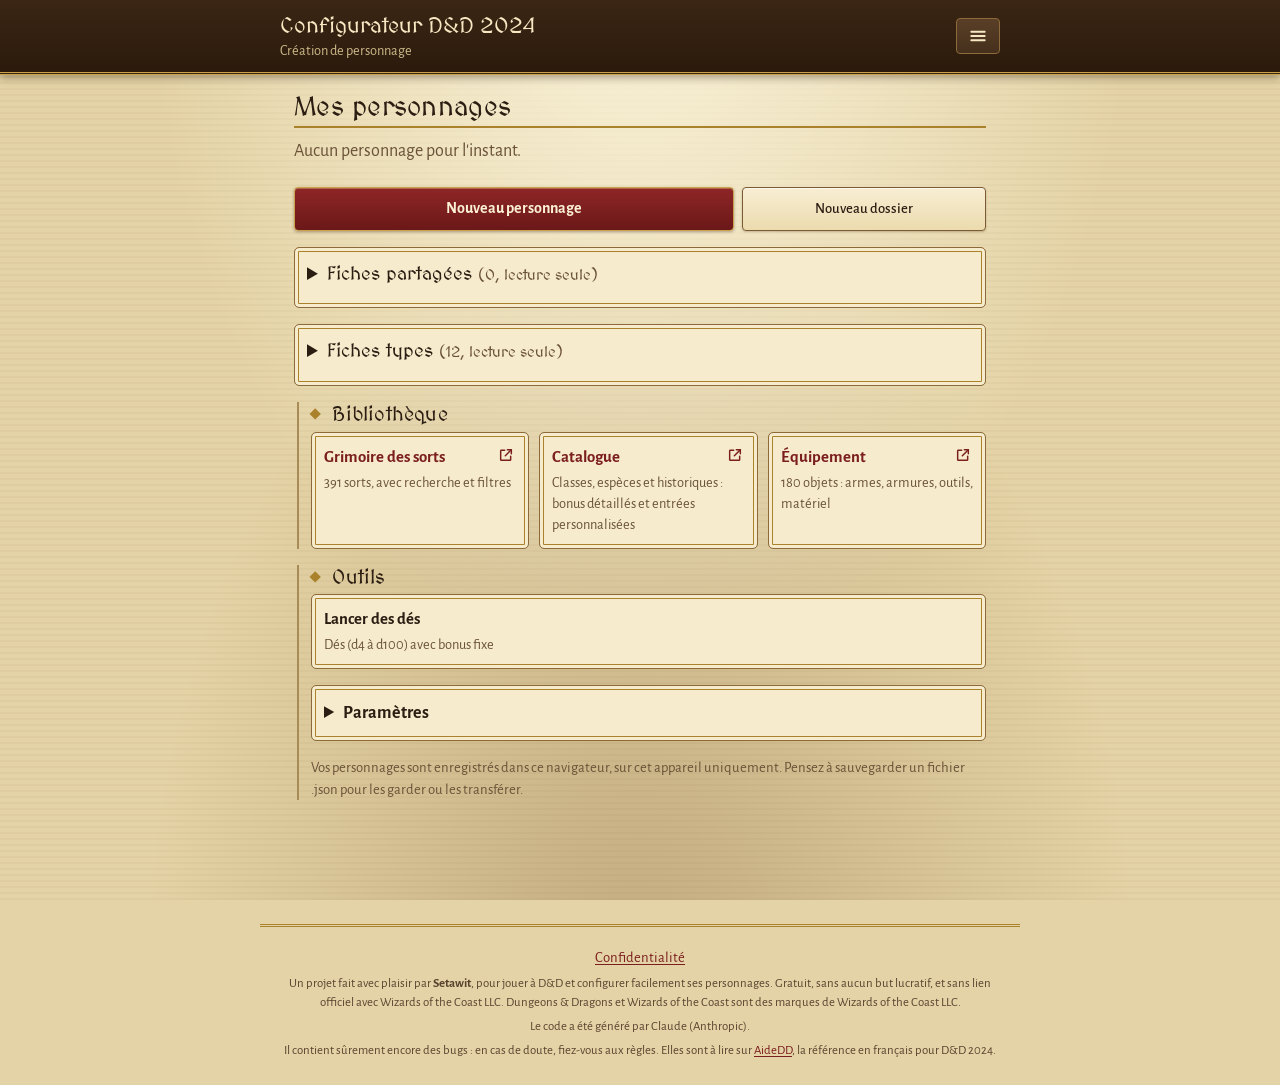
<file: index.html>
<!DOCTYPE html>
<html lang="fr">
<head>
<meta charset="utf-8">
<meta name="viewport" content="width=device-width, initial-scale=1, viewport-fit=cover">
<title>Configurateur de personnage D&D 2024</title>
<link rel="preconnect" href="https://fonts.googleapis.com">
<link rel="preconnect" href="https://fonts.gstatic.com" crossorigin>
<link href="https://fonts.googleapis.com/css2?family=Alegreya:wght@400;500;700&family=Alegreya+Sans:wght@400;500;700&display=swap" rel="stylesheet">
<link rel="stylesheet" href="css/style.css">
<link rel="stylesheet" href="css/v2.css">
<script>try{var t=localStorage.getItem('dnd24-theme')||'medieval';if(t==='light'||t==='dark'||t==='medieval'){document.documentElement.setAttribute('data-theme',t);if(t==='medieval'){var l=document.createElement('link');l.rel='stylesheet';l.href='https://fonts.googleapis.com/css2?family=MedievalSharp&display=swap';document.head.appendChild(l);}}}catch(e){}</script>
</head>
<body data-page="home">
<header class="top"><div class="top-in dice-anchor"><div id="hdr"></div><button type="button" class="btn small hmenu-btn" id="hmenuBtn" aria-haspopup="menu" aria-expanded="false" aria-controls="hmenuPop" aria-label="Menu" title="Menu"><svg width="20" height="20" viewBox="0 0 24 24" fill="none" stroke="currentColor" stroke-width="2.4" stroke-linecap="round" aria-hidden="true" focusable="false"><path d="M4 7h16M4 12h16M4 17h16"/></svg></button><nav class="hmenu-pop" id="hmenuPop" aria-label="Navigation" hidden><a class="hm-row" href="index.html" aria-current="page" data-i18n="Accueil">Accueil</a><button type="button" class="hm-row settings-open-btn" data-i18n="Paramètres">Paramètres</button><div class="hm-grp"><p class="hm-title" data-i18n="Bibliothèque">Bibliothèque</p><div class="hm-subrow"><a class="hm-row hm-sub" href="grimoire.html" data-i18n="Grimoire des sorts">Grimoire des sorts</a><a class="hm-ext" href="grimoire.html" target="_blank" rel="noopener" aria-label="Grimoire des sorts dans un nouvel onglet" title="Nouvel onglet"><svg width="16" height="16" viewBox="0 0 24 24" fill="none" stroke="currentColor" stroke-width="2.2" stroke-linecap="round" stroke-linejoin="round" aria-hidden="true" focusable="false"><path d="M14 4h6v6"/><path d="M20 4l-9 9"/><path d="M19 14v5a1 1 0 0 1-1 1H5a1 1 0 0 1-1-1V6a1 1 0 0 1 1-1h5"/></svg></a></div><div class="hm-subrow"><a class="hm-row hm-sub" href="equipement.html" data-i18n="Équipement">Équipement</a><a class="hm-ext" href="equipement.html" target="_blank" rel="noopener" aria-label="Équipement dans un nouvel onglet" title="Nouvel onglet"><svg width="16" height="16" viewBox="0 0 24 24" fill="none" stroke="currentColor" stroke-width="2.2" stroke-linecap="round" stroke-linejoin="round" aria-hidden="true" focusable="false"><path d="M14 4h6v6"/><path d="M20 4l-9 9"/><path d="M19 14v5a1 1 0 0 1-1 1H5a1 1 0 0 1-1-1V6a1 1 0 0 1 1-1h5"/></svg></a></div><div class="hm-subrow"><a class="hm-row hm-sub" href="catalogue.html" data-i18n="Catalogue">Catalogue</a><a class="hm-ext" href="catalogue.html" target="_blank" rel="noopener" aria-label="Catalogue dans un nouvel onglet" title="Nouvel onglet"><svg width="16" height="16" viewBox="0 0 24 24" fill="none" stroke="currentColor" stroke-width="2.2" stroke-linecap="round" stroke-linejoin="round" aria-hidden="true" focusable="false"><path d="M14 4h6v6"/><path d="M20 4l-9 9"/><path d="M19 14v5a1 1 0 0 1-1 1H5a1 1 0 0 1-1-1V6a1 1 0 0 1 1-1h5"/></svg></a></div></div><div class="hm-grp"><p class="hm-title" data-i18n="Outils">Outils</p><button type="button" class="hm-row hm-sub dice-open-btn" data-i18n="Lancer des dés">Lancer des dés</button></div></nav></div></header>
<main class="wrap" id="app"></main>
<footer class="foot noprint"><p class="small"><a href="confidentialite.html">Confidentialité</a></p><p>Un projet fait avec plaisir par <b>Setawit</b>, pour jouer à D&amp;D et configurer facilement ses personnages. Gratuit, sans aucun but lucratif, et sans lien officiel avec Wizards of the Coast LLC. Dungeons &amp; Dragons et Wizards of the Coast sont des marques de Wizards of the Coast LLC.</p><p>Le code a été généré par Claude (Anthropic).</p><p>Il contient sûrement encore des bugs : en cas de doute, fiez-vous aux règles. Elles sont à lire sur <a href="https://www.aidedd.org/regles-24/" target="_blank" rel="noopener">AideDD</a>, la référence en français pour D&amp;D 2024.</p></footer>
<div id="toast" class="toast" hidden></div>
<button type="button" id="totop" class="totop noprint" aria-label="Remonter en haut de la page" title="Haut de page" hidden><svg width="22" height="22" viewBox="0 0 24 24" fill="none" stroke="currentColor" stroke-width="2.6" stroke-linecap="round" stroke-linejoin="round" aria-hidden="true"><path d="M5 15l7-7 7 7"/></svg></button>

<script src="js/i18n.js"></script>
<script src="js/i18n-ext.js"></script>
<script src="js/i18n-v2.js"></script>
<script src="js/i18n-names.js"></script>
<script src="js/data/base.js"></script>
<script src="js/data/classes.js"></script>
<script src="js/data/classes-ext.js"></script>
<script src="js/data/custom-class.js"></script>
<script src="js/data/origins.js"></script>
<script src="js/data/spells-db.js"></script>
<script src="js/data/spells.js"></script>
<script src="js/data/feats-db.js"></script>
<script src="js/data/choices.js"></script>
<script src="js/data/feat-notes.js"></script>
<script src="js/data/templates.js"></script>
<script src="js/data/look.js"></script>
<script src="js/data/weapons-db.js"></script>
<script src="js/data/attacks.js"></script>
<script src="js/data/equipment-db.js"></script>
<script src="js/equipment.js"></script>
<script src="js/icons.js"></script>
<script src="js/sheet-official.js"></script>
<script src="js/spell-views.js"></script>
<script src="js/sync-config.js"></script>
<script src="js/sync.js"></script>
<script src="js/idcard.js"></script>
<script src="js/evo.js"></script>
<script src="js/app.js"></script>
<script>
/* Compteur de visites (GoatCounter) : chargé après l'affichage de la page, pour qu'un réseau qui ne répond pas ne retarde jamais l'application ; pas chargé en local. */
window.addEventListener('load',function(){
  if(location.protocol==='file:'||/^(localhost|127\.|10\.|192\.168\.)/.test(location.hostname))return;
  setTimeout(function(){var s=document.createElement('script');s.async=true;s.src='https://gc.zgo.at/count.js';s.setAttribute('data-goatcounter','https://chrisguillet.goatcounter.com/count');document.head.appendChild(s);},1000);
});
</script>
</body>
</html>
</file>
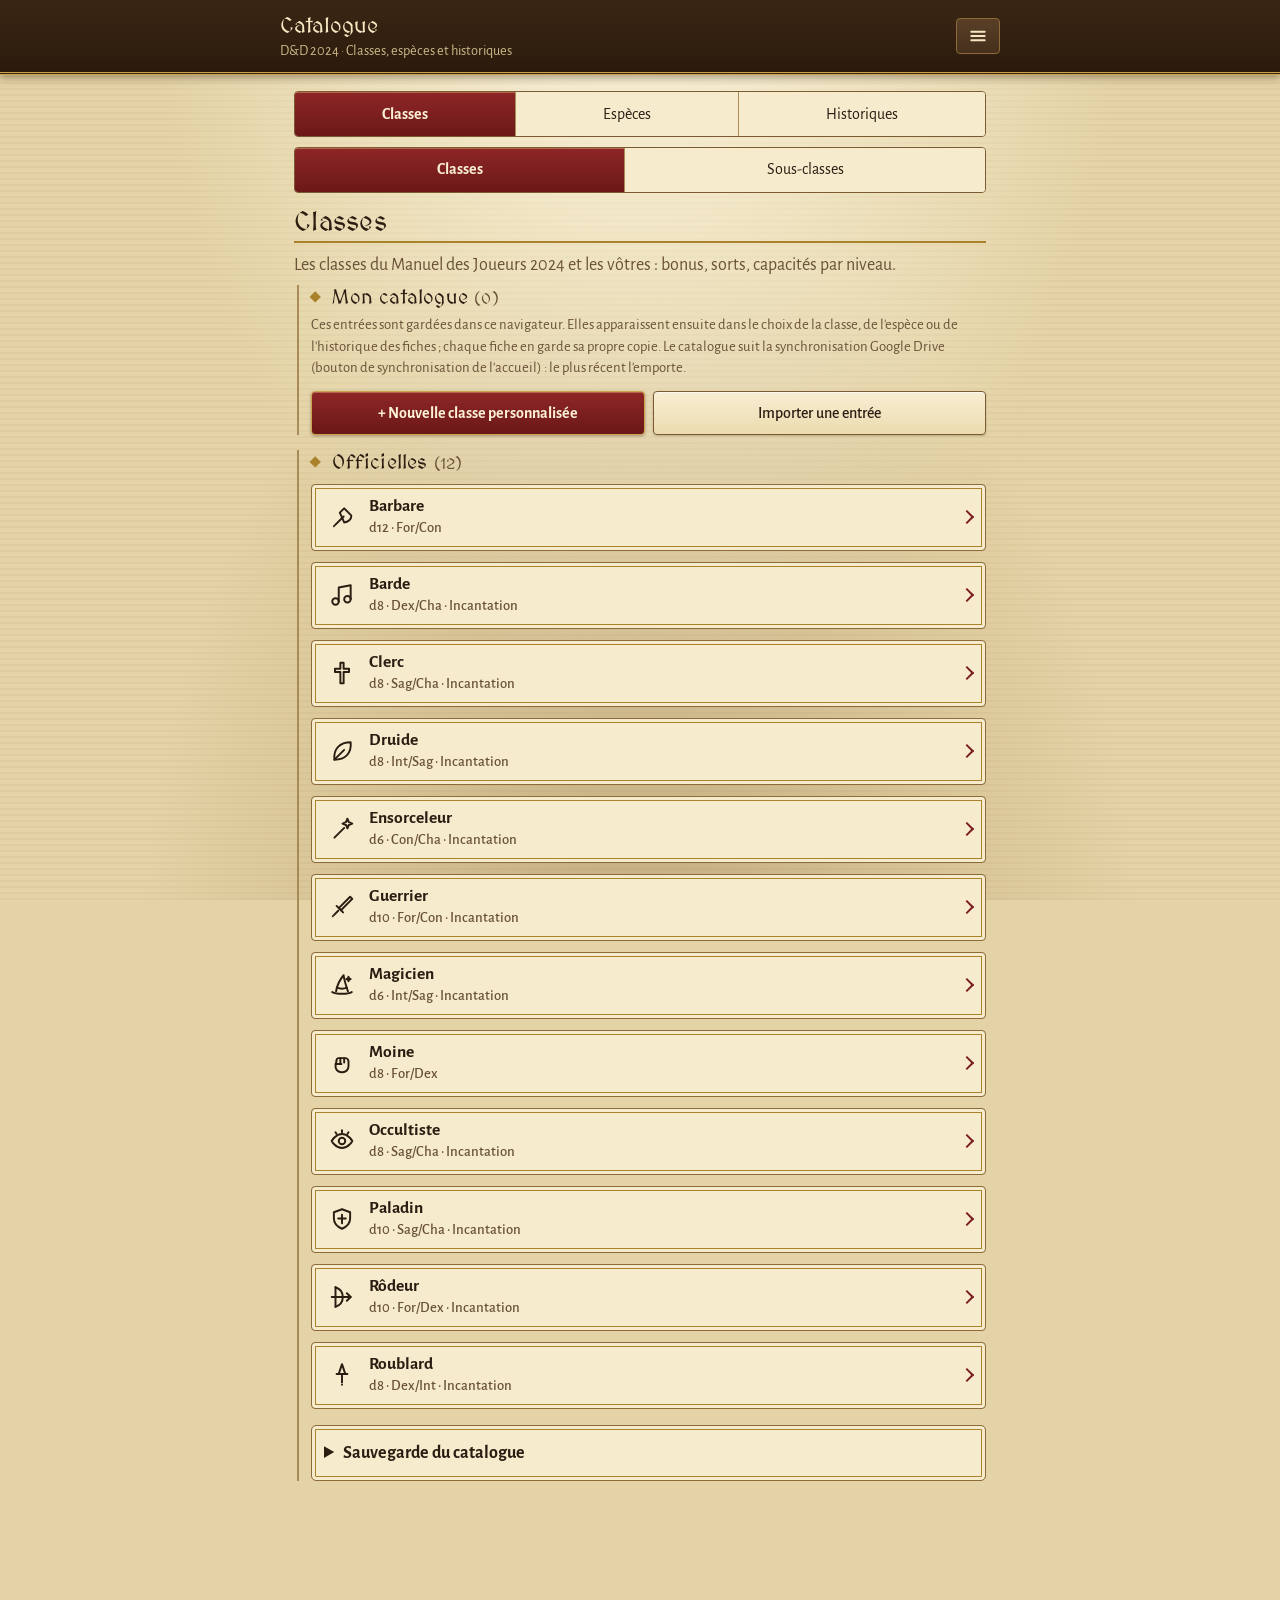
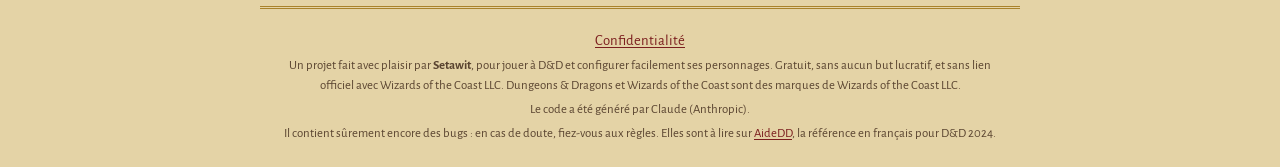
<file: catalogue.html>
<!DOCTYPE html>
<html lang="fr">
<head>
<meta charset="utf-8">
<meta name="viewport" content="width=device-width, initial-scale=1, viewport-fit=cover">
<title>Catalogue · Configurateur D&D 2024</title>
<link rel="preconnect" href="https://fonts.googleapis.com">
<link rel="preconnect" href="https://fonts.gstatic.com" crossorigin>
<link href="https://fonts.googleapis.com/css2?family=Alegreya:wght@400;500;700&family=Alegreya+Sans:wght@400;500;700&display=swap" rel="stylesheet">
<link rel="stylesheet" href="css/style.css">
<link rel="stylesheet" href="css/v2.css">
<script>try{var t=localStorage.getItem('dnd24-theme')||'medieval';if(t==='light'||t==='dark'||t==='medieval'){document.documentElement.setAttribute('data-theme',t);if(t==='medieval'){var l=document.createElement('link');l.rel='stylesheet';l.href='https://fonts.googleapis.com/css2?family=MedievalSharp&display=swap';document.head.appendChild(l);}}}catch(e){}</script>
<script>if(location.search.indexOf('embed=1')>-1)document.documentElement.classList.add('embed');</script>
</head>
<body data-page="cat">
<header class="top"><div class="top-in dice-anchor"><div id="hdr"></div><button type="button" class="btn small hmenu-btn" id="hmenuBtn" aria-haspopup="menu" aria-expanded="false" aria-controls="hmenuPop" aria-label="Menu" title="Menu"><svg width="20" height="20" viewBox="0 0 24 24" fill="none" stroke="currentColor" stroke-width="2.4" stroke-linecap="round" aria-hidden="true" focusable="false"><path d="M4 7h16M4 12h16M4 17h16"/></svg></button><nav class="hmenu-pop" id="hmenuPop" aria-label="Navigation" hidden><a class="hm-row" href="index.html" data-i18n="Accueil">Accueil</a><button type="button" class="hm-row settings-open-btn" data-i18n="Paramètres">Paramètres</button><div class="hm-grp"><p class="hm-title" data-i18n="Bibliothèque">Bibliothèque</p><div class="hm-subrow"><a class="hm-row hm-sub" href="grimoire.html" data-i18n="Grimoire des sorts">Grimoire des sorts</a><a class="hm-ext" href="grimoire.html" target="_blank" rel="noopener" aria-label="Grimoire des sorts dans un nouvel onglet" title="Nouvel onglet"><svg width="16" height="16" viewBox="0 0 24 24" fill="none" stroke="currentColor" stroke-width="2.2" stroke-linecap="round" stroke-linejoin="round" aria-hidden="true" focusable="false"><path d="M14 4h6v6"/><path d="M20 4l-9 9"/><path d="M19 14v5a1 1 0 0 1-1 1H5a1 1 0 0 1-1-1V6a1 1 0 0 1 1-1h5"/></svg></a></div><div class="hm-subrow"><a class="hm-row hm-sub" href="equipement.html" data-i18n="Équipement">Équipement</a><a class="hm-ext" href="equipement.html" target="_blank" rel="noopener" aria-label="Équipement dans un nouvel onglet" title="Nouvel onglet"><svg width="16" height="16" viewBox="0 0 24 24" fill="none" stroke="currentColor" stroke-width="2.2" stroke-linecap="round" stroke-linejoin="round" aria-hidden="true" focusable="false"><path d="M14 4h6v6"/><path d="M20 4l-9 9"/><path d="M19 14v5a1 1 0 0 1-1 1H5a1 1 0 0 1-1-1V6a1 1 0 0 1 1-1h5"/></svg></a></div><div class="hm-subrow"><a class="hm-row hm-sub" href="catalogue.html" aria-current="page" data-i18n="Catalogue">Catalogue</a><a class="hm-ext" href="catalogue.html" target="_blank" rel="noopener" aria-label="Catalogue dans un nouvel onglet" title="Nouvel onglet"><svg width="16" height="16" viewBox="0 0 24 24" fill="none" stroke="currentColor" stroke-width="2.2" stroke-linecap="round" stroke-linejoin="round" aria-hidden="true" focusable="false"><path d="M14 4h6v6"/><path d="M20 4l-9 9"/><path d="M19 14v5a1 1 0 0 1-1 1H5a1 1 0 0 1-1-1V6a1 1 0 0 1 1-1h5"/></svg></a></div></div><div class="hm-grp"><p class="hm-title" data-i18n="Outils">Outils</p><button type="button" class="hm-row hm-sub dice-open-btn" data-i18n="Lancer des dés">Lancer des dés</button></div></nav></div></header>
<main class="wrap" id="app"></main>
<footer class="foot noprint"><p class="small"><a href="confidentialite.html">Confidentialité</a></p><p>Un projet fait avec plaisir par <b>Setawit</b>, pour jouer à D&amp;D et configurer facilement ses personnages. Gratuit, sans aucun but lucratif, et sans lien officiel avec Wizards of the Coast LLC. Dungeons &amp; Dragons et Wizards of the Coast sont des marques de Wizards of the Coast LLC.</p><p>Le code a été généré par Claude (Anthropic).</p><p>Il contient sûrement encore des bugs : en cas de doute, fiez-vous aux règles. Elles sont à lire sur <a href="https://www.aidedd.org/regles-24/" target="_blank" rel="noopener">AideDD</a>, la référence en français pour D&amp;D 2024.</p></footer>
<div id="toast" class="toast" hidden></div>
<button type="button" id="totop" class="totop noprint" aria-label="Remonter en haut de la page" title="Haut de page" hidden><svg width="22" height="22" viewBox="0 0 24 24" fill="none" stroke="currentColor" stroke-width="2.6" stroke-linecap="round" stroke-linejoin="round" aria-hidden="true"><path d="M5 15l7-7 7 7"/></svg></button>

<script src="js/i18n.js"></script>
<script src="js/i18n-ext.js"></script>
<script src="js/i18n-v2.js"></script>
<script src="js/i18n-names.js"></script>
<script src="js/data/base.js"></script>
<script src="js/data/classes.js"></script>
<script src="js/data/classes-ext.js"></script>
<script src="js/data/custom-class.js"></script>
<script src="js/data/origins.js"></script>
<script src="js/data/spells-db.js"></script>
<script src="js/data/spells.js"></script>
<script src="js/data/feats-db.js"></script>
<script src="js/data/choices.js"></script>
<script src="js/data/feat-notes.js"></script>
<script src="js/data/templates.js"></script>
<script src="js/data/look.js"></script>
<script src="js/data/weapons-db.js"></script>
<script src="js/data/attacks.js"></script>
<script src="js/data/equipment-db.js"></script>
<script src="js/equipment.js"></script>
<script src="js/icons.js"></script>
<script src="js/sheet-official.js"></script>
<script src="js/spell-views.js"></script>
<script src="js/sync-config.js"></script>
<script src="js/sync.js"></script>
<script src="js/idcard.js"></script>
<script src="js/evo.js"></script>
<script src="js/app.js"></script>
<script>
/* Compteur de visites (GoatCounter) : chargé après l'affichage de la page, pour qu'un réseau qui ne répond pas ne retarde jamais l'application ; pas chargé en local. */
window.addEventListener('load',function(){
  if(location.protocol==='file:'||/^(localhost|127\.|10\.|192\.168\.)/.test(location.hostname))return;
  setTimeout(function(){var s=document.createElement('script');s.async=true;s.src='https://gc.zgo.at/count.js';s.setAttribute('data-goatcounter','https://chrisguillet.goatcounter.com/count');document.head.appendChild(s);},1000);
});
</script>
</body>
</html>
</file>
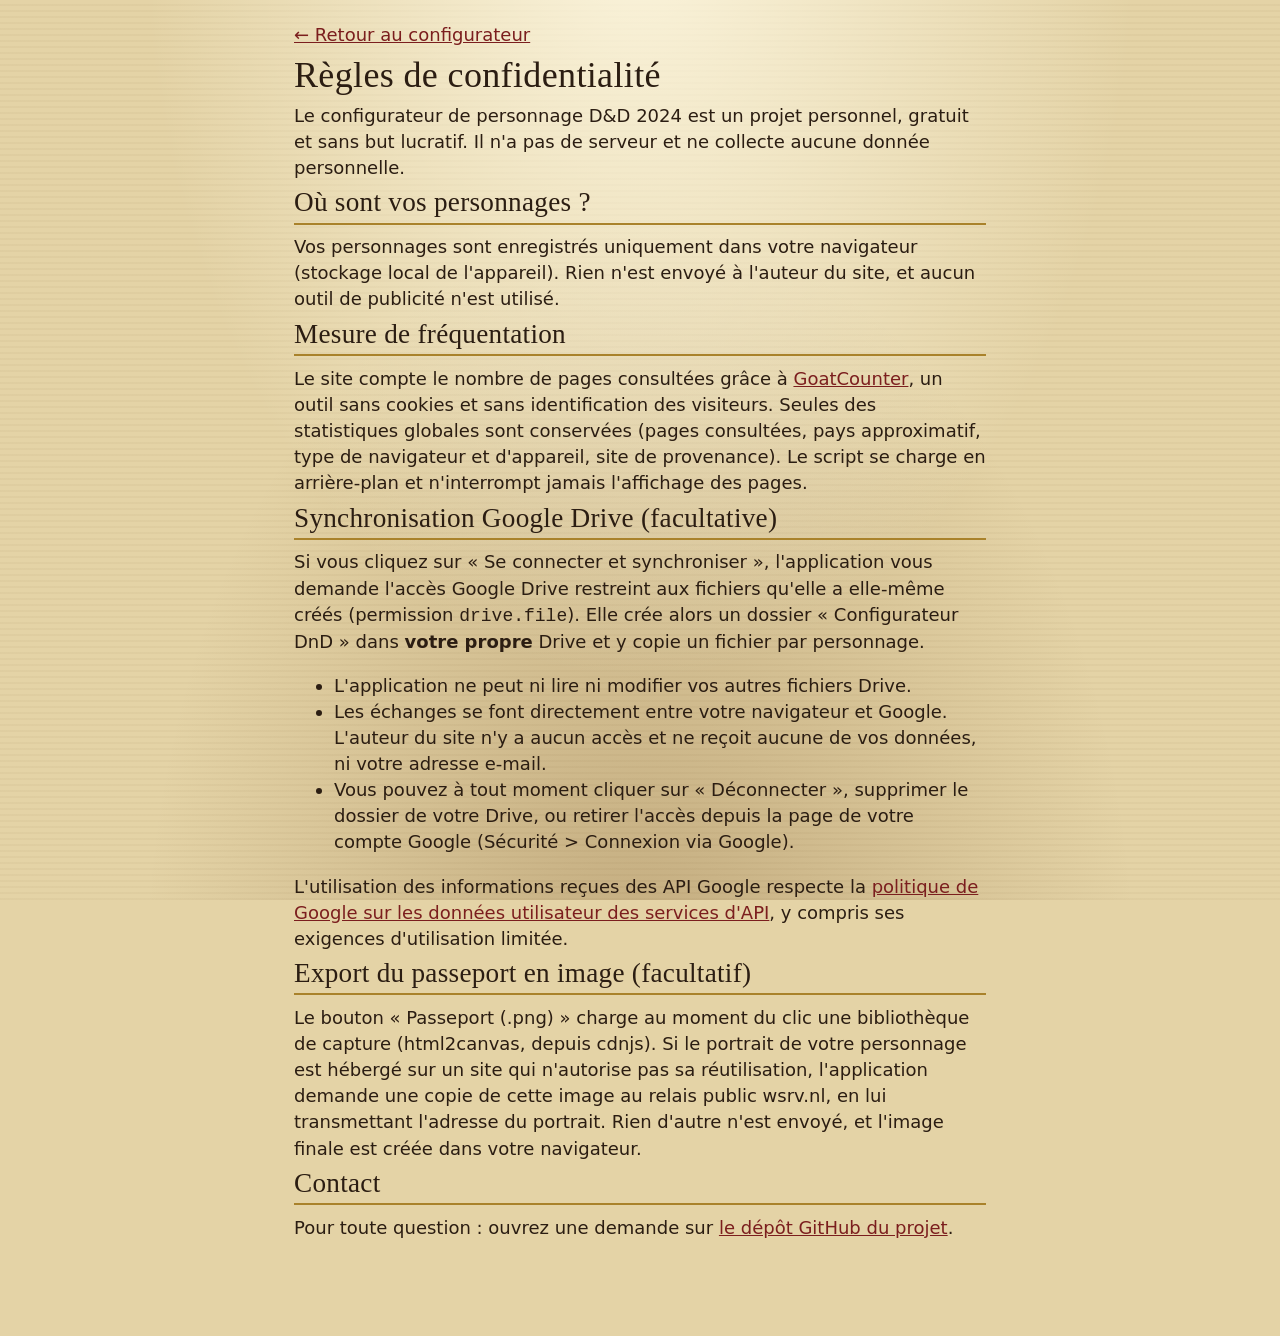
<file: confidentialite.html>
<!DOCTYPE html>
<html lang="fr">
<head>
<meta charset="utf-8">
<meta name="viewport" content="width=device-width, initial-scale=1, viewport-fit=cover">
<title>Confidentialité · Configurateur de personnage D&D 2024</title>
<link rel="stylesheet" href="css/style.css">
<link rel="stylesheet" href="css/v2.css">
<script>try{var t=localStorage.getItem('dnd24-theme')||'medieval';if(t==='light'||t==='dark'||t==='medieval')document.documentElement.setAttribute('data-theme',t);}catch(e){}</script>
</head>
<body>
<main class="wrap">
<p><a href="index.html">← Retour au configurateur</a></p>
<h1>Règles de confidentialité</h1>
<p>Le configurateur de personnage D&amp;D 2024 est un projet personnel, gratuit et sans but lucratif. Il n'a pas de serveur et ne collecte aucune donnée personnelle.</p>
<h2>Où sont vos personnages ?</h2>
<p>Vos personnages sont enregistrés uniquement dans votre navigateur (stockage local de l'appareil). Rien n'est envoyé à l'auteur du site, et aucun outil de publicité n'est utilisé.</p>
<h2>Mesure de fréquentation</h2>
<p>Le site compte le nombre de pages consultées grâce à <a href="https://www.goatcounter.com">GoatCounter</a>, un outil sans cookies et sans identification des visiteurs. Seules des statistiques globales sont conservées (pages consultées, pays approximatif, type de navigateur et d'appareil, site de provenance). Le script se charge en arrière-plan et n'interrompt jamais l'affichage des pages.</p>
<h2>Synchronisation Google Drive (facultative)</h2>
<p>Si vous cliquez sur « Se connecter et synchroniser », l'application vous demande l'accès Google Drive restreint aux fichiers qu'elle a elle-même créés (permission <code>drive.file</code>). Elle crée alors un dossier « Configurateur DnD » dans <b>votre propre</b> Drive et y copie un fichier par personnage.</p>
<ul>
<li>L'application ne peut ni lire ni modifier vos autres fichiers Drive.</li>
<li>Les échanges se font directement entre votre navigateur et Google. L'auteur du site n'y a aucun accès et ne reçoit aucune de vos données, ni votre adresse e-mail.</li>
<li>Vous pouvez à tout moment cliquer sur « Déconnecter », supprimer le dossier de votre Drive, ou retirer l'accès depuis la page de votre compte Google (Sécurité &gt; Connexion via Google).</li>
</ul>
<p>L'utilisation des informations reçues des API Google respecte la <a href="https://developers.google.com/terms/api-services-user-data-policy">politique de Google sur les données utilisateur des services d'API</a>, y compris ses exigences d'utilisation limitée.</p>
<h2>Export du passeport en image (facultatif)</h2>
<p>Le bouton « Passeport (.png) » charge au moment du clic une bibliothèque de capture (html2canvas, depuis cdnjs). Si le portrait de votre personnage est hébergé sur un site qui n'autorise pas sa réutilisation, l'application demande une copie de cette image au relais public wsrv.nl, en lui transmettant l'adresse du portrait. Rien d'autre n'est envoyé, et l'image finale est créée dans votre navigateur.</p>
<h2>Contact</h2>
<p>Pour toute question : ouvrez une demande sur <a href="https://github.com/chrisguillet/configurateur-dnd/issues">le dépôt GitHub du projet</a>.</p>
</main>
<script>
/* Compteur de visites (GoatCounter) : chargé après l'affichage de la page, pour qu'un réseau qui ne répond pas ne retarde jamais l'application ; pas chargé en local. */
window.addEventListener('load',function(){
  if(location.protocol==='file:'||/^(localhost|127\.|10\.|192\.168\.)/.test(location.hostname))return;
  setTimeout(function(){var s=document.createElement('script');s.async=true;s.src='https://gc.zgo.at/count.js';s.setAttribute('data-goatcounter','https://chrisguillet.goatcounter.com/count');document.head.appendChild(s);},1000);
});
</script>
</body>
</html>
</file>
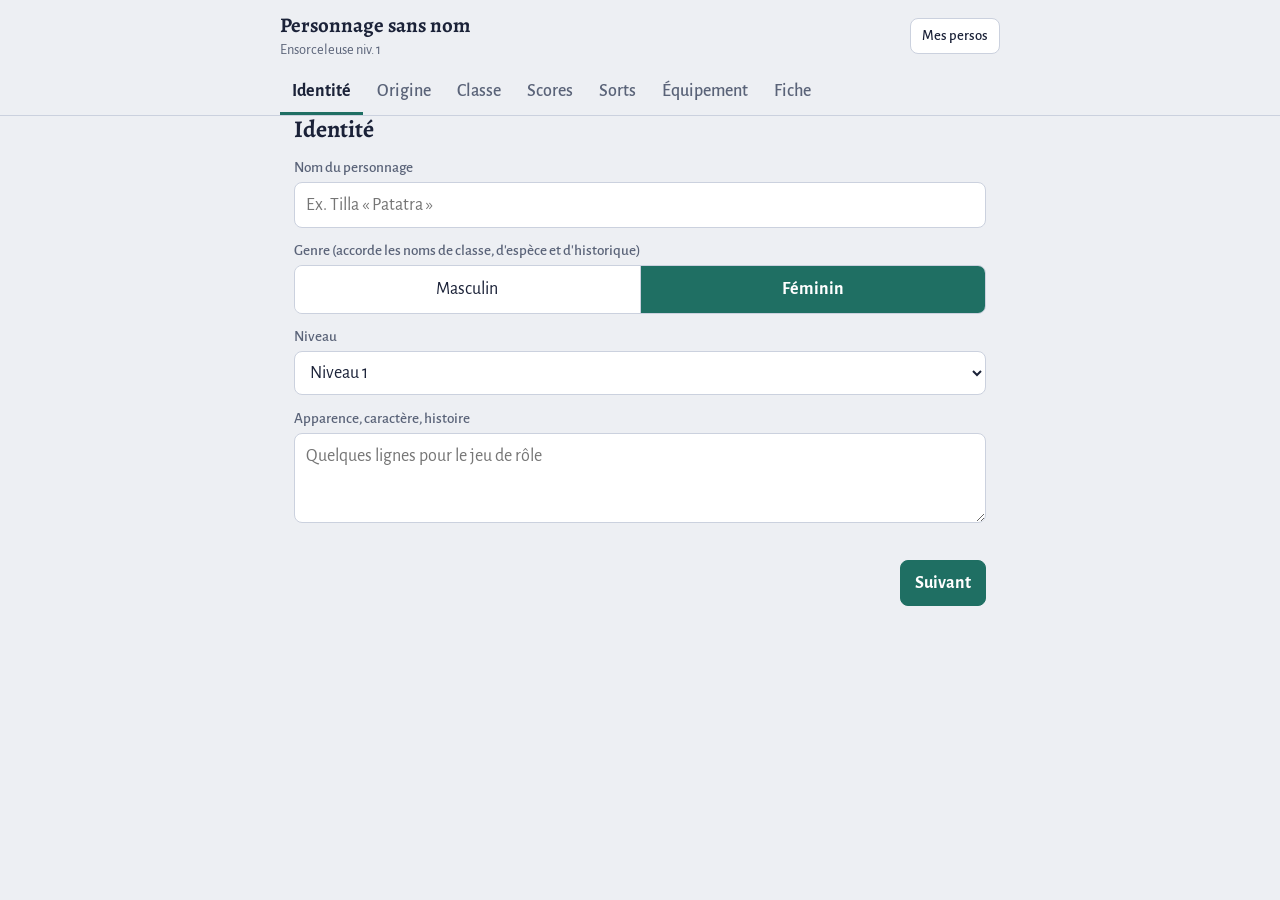
<file: Configurateur de personnage D&D 2024.html>
<!DOCTYPE html>
<html lang="fr">
<head>
<meta charset="utf-8">
<meta name="viewport" content="width=device-width, initial-scale=1, viewport-fit=cover">
<title>Configurateur de personnage D&D 2024</title>
<link rel="preconnect" href="https://fonts.googleapis.com">
<link rel="preconnect" href="https://fonts.gstatic.com" crossorigin>
<link href="https://fonts.googleapis.com/css2?family=Alegreya:wght@400;500;700&family=Alegreya+Sans:wght@400;500;700&display=swap" rel="stylesheet">
<style>
:root{
  --bg:#EDEFF3; --surface:#FFFFFF; --ink:#1B2238; --muted:#5A6378; --line:#CBD1DE;
  --accent:#1F6F63; --accent-ink:#FFFFFF; --hi:#E1EEEB; --warn:#A4471F; --warn-bg:#F6E7DF;
  --serif:'Alegreya',Georgia,'Times New Roman',serif; --sans:'Alegreya Sans',system-ui,-apple-system,'Segoe UI',sans-serif;
  color-scheme:light dark;
  box-sizing:border-box;
  padding-top:env(safe-area-inset-top,0px);
  padding-bottom:env(safe-area-inset-bottom,0px);
}
@media (prefers-color-scheme:dark){
  :root:not([data-theme="light"]){
    --bg:#12161F; --surface:#1B2130; --ink:#E7EAF2; --muted:#9AA3B8; --line:#2E3750;
    --accent:#5CC2B0; --accent-ink:#0B1A17; --hi:#1F2E2E; --warn:#E39A72; --warn-bg:#33231C;
  }
}
:root[data-theme="dark"]{
  --bg:#12161F; --surface:#1B2130; --ink:#E7EAF2; --muted:#9AA3B8; --line:#2E3750;
  --accent:#5CC2B0; --accent-ink:#0B1A17; --hi:#1F2E2E; --warn:#E39A72; --warn-bg:#33231C;
}
html{scroll-padding-top:calc(env(safe-area-inset-top,0px) + 110px)}
*,*::before,*::after{box-sizing:inherit}
body{margin:0;background:var(--bg);color:var(--ink);font-family:var(--sans);font-size:18px;line-height:1.45}
h1,h2,h3{font-family:var(--serif);font-weight:700;line-height:1.15;margin:0}
h2{font-size:1.5rem;margin:0 0 .3rem}
h3{font-size:1.15rem;margin:1.4rem 0 .4rem}
p{margin:.4rem 0}
.wrap{max-width:720px;margin:0 auto;padding:0 14px 90px}
header.top{position:sticky;top:env(safe-area-inset-top,0px);z-index:5;background:var(--bg);border-bottom:1px solid var(--line);padding:10px 14px 0}
.top-in{max-width:720px;margin:0 auto}
.top-row{display:flex;align-items:center;gap:10px;justify-content:space-between}
.who{min-width:0}
.who b{display:block;font-family:var(--serif);font-size:1.3rem;white-space:nowrap;overflow:hidden;text-overflow:ellipsis}
.who span{display:block;color:var(--muted);font-size:.9rem;white-space:nowrap;overflow:hidden;text-overflow:ellipsis}
.tabs{display:flex;gap:2px;overflow-x:auto;margin:8px -14px 0;padding:0 14px;scrollbar-width:none}
.tabs::-webkit-scrollbar{display:none}
.tab{flex:0 0 auto;border:0;background:none;color:var(--muted);font:inherit;font-weight:500;padding:9px 12px 8px;border-bottom:3px solid transparent;cursor:pointer;min-height:44px}
.tab[aria-current="true"]{color:var(--ink);border-bottom-color:var(--accent);font-weight:700}
button{font:inherit}
.btn{border:1px solid var(--line);background:var(--surface);color:var(--ink);border-radius:8px;padding:9px 14px;cursor:pointer;min-height:44px;font-weight:500}
.btn.primary{background:var(--accent);color:var(--accent-ink);border-color:var(--accent);font-weight:700}
.btn.small{min-height:36px;padding:5px 11px;font-size:.92rem}
.btn.danger{color:var(--warn);border-color:var(--warn)}
.btn:focus-visible,.pill:focus-visible,.tab:focus-visible,select:focus-visible,input:focus-visible,textarea:focus-visible{outline:3px solid var(--accent);outline-offset:2px}
.field{display:block;margin:.8rem 0}
.field>span,.lbl{display:block;font-size:.95rem;color:var(--muted);margin-bottom:3px;font-weight:500}
input[type=text],input[type=number],select,textarea{width:100%;font:inherit;color:var(--ink);background:var(--surface);border:1px solid var(--line);border-radius:8px;padding:9px 11px;min-height:44px}
textarea{min-height:90px;resize:vertical}
.row{display:flex;gap:10px;flex-wrap:wrap}
.row>*{flex:1 1 140px}
.seg{display:flex;border:1px solid var(--line);border-radius:8px;overflow:hidden}
.seg button{flex:1;border:0;background:var(--surface);color:var(--ink);padding:10px;min-height:44px;cursor:pointer}
.seg button+button{border-left:1px solid var(--line)}
.seg button[aria-pressed="true"]{background:var(--accent);color:var(--accent-ink);font-weight:700}
.pills{display:flex;flex-wrap:wrap;gap:7px;margin:.4rem 0}
.pill{border:1px solid var(--line);background:var(--surface);color:var(--ink);border-radius:999px;padding:6px 13px;cursor:pointer;min-height:40px;font-size:.98rem}
.pill.on{background:var(--accent);color:var(--accent-ink);border-color:var(--accent);font-weight:700}
.pill:disabled{opacity:.4;cursor:not-allowed}
.count{display:inline-block;font-weight:700;font-size:.9rem;padding:1px 9px;border-radius:999px;background:var(--hi);margin-left:6px}
.count.bad{background:var(--warn-bg);color:var(--warn)}
.note{border-left:3px solid var(--accent);background:var(--hi);padding:8px 12px;margin:.7rem 0;font-size:.95rem;border-radius:0 6px 6px 0}
.note.warn{border-left-color:var(--warn);background:var(--warn-bg)}
.sec{border-top:1px solid var(--line);margin-top:1.3rem;padding-top:.2rem}
.muted{color:var(--muted)}
.small{font-size:.92rem}
.nav{display:flex;justify-content:space-between;gap:10px;margin-top:1.8rem}
.list-item{display:flex;align-items:center;justify-content:space-between;gap:10px;padding:12px 0;border-bottom:1px solid var(--line)}
.list-item .t{min-width:0}
.list-item .t b{font-family:var(--serif);font-size:1.15rem;display:block}
.list-item .acts{display:flex;gap:6px;flex-wrap:wrap;justify-content:flex-end}
table.t{border-collapse:collapse;width:100%;font-size:.98rem}
table.t th,table.t td{padding:6px 6px;border-bottom:1px solid var(--line);text-align:center}
table.t th:first-child,table.t td:first-child{text-align:left}
table.t th{color:var(--muted);font-weight:500;font-size:.9rem}
.stat{display:grid;grid-template-columns:repeat(auto-fit,minmax(104px,1fr));gap:8px;margin:.6rem 0}
.stat div{border:1px solid var(--line);border-radius:8px;padding:8px 10px;background:var(--surface)}
.stat b{display:block;font-family:var(--serif);font-size:1.55rem;line-height:1.1}
.stat span{font-size:.85rem;color:var(--muted)}
.abil{display:grid;grid-template-columns:repeat(3,1fr);gap:8px}
.abil div{border:1px solid var(--line);border-radius:8px;padding:8px;text-align:center;background:var(--surface)}
.abil b{display:block;font-family:var(--serif);font-size:1.7rem;line-height:1}
.abil small{display:block;color:var(--muted)}
.inline{display:flex;gap:8px;align-items:stretch;margin:.4rem 0 .8rem}
.inline input{width:auto;flex:1 1 auto;min-width:0}
.inline .btn{flex:0 0 auto}
.sgrid{display:grid;grid-template-columns:repeat(auto-fill,minmax(155px,1fr));gap:6px;margin:.4rem 0}
.sp{display:flex;flex-direction:column;align-items:flex-start;text-align:left;gap:1px;border:1px solid var(--line);background:var(--surface);color:var(--ink);border-radius:8px;padding:7px 10px;cursor:pointer;min-height:48px;font:inherit}
.sp b{font-weight:500;font-size:1rem;line-height:1.15}
.sp small{color:var(--muted);font-size:.82rem}
.sp.on{background:var(--accent);color:var(--accent-ink);border-color:var(--accent)}
.sp.on b{font-weight:700}
.sp.on small{color:var(--accent-ink);opacity:.9}
.sp:focus-visible{outline:3px solid var(--accent);outline-offset:2px}
.dice{display:flex;gap:6px;margin:.5rem 0}
.dice div{flex:1 1 0;min-width:0;text-align:center;border:1px solid var(--line);border-radius:8px;padding:6px 2px;background:var(--surface)}
.dice b{display:block;font-family:var(--serif);font-size:1.6rem;line-height:1.1}
.dice small{display:block;color:var(--muted);font-size:.78rem;white-space:nowrap}
.dice .empty{opacity:.45;border-style:dashed}
.skl{columns:2 220px;column-gap:20px;margin:.3rem 0;padding:0;list-style:none}
.skl li{display:flex;justify-content:space-between;gap:8px;padding:3px 0;border-bottom:1px dotted var(--line);break-inside:avoid}
.dot{display:inline-block;width:.7em;height:.7em;border-radius:50%;border:1.5px solid var(--ink);margin-right:7px}
.dot.f{background:var(--ink)} .dot.x{background:var(--accent);border-color:var(--accent)}
.feat dt{font-weight:700;margin-top:.7rem}
.feat dd{margin:.1rem 0 0;color:var(--ink)}
.feat .src{color:var(--muted);font-weight:400;font-size:.88rem}
.toast{position:fixed;left:50%;transform:translateX(-50%);bottom:calc(20px + env(safe-area-inset-bottom,0px));background:var(--ink);color:var(--bg);padding:10px 16px;border-radius:8px;z-index:20;max-width:90%}
details summary{cursor:pointer;font-weight:500;padding:6px 0}
@media (prefers-reduced-motion:no-preference){.tab{transition:color .15s}}
@media print{header.top,.nav,.noprint{display:none!important}body{background:#fff;color:#000}.wrap{padding:0}}
</style>
</head>
<body>
<header class="top"><div class="top-in" id="hdr"></div></header>
<main class="wrap" id="app"></main>
<div id="toast" class="toast" hidden></div>

<script>
(function(){
'use strict';

/* ================== DONNÉES ================== */
const AB=['for','dex','con','int','sag','cha'];
const ABN={for:'Force',dex:'Dextérité',con:'Constitution',int:'Intelligence',sag:'Sagesse',cha:'Charisme'};
const ABS={for:'FOR',dex:'DEX',con:'CON',int:'INT',sag:'SAG',cha:'CHA'};
const SK=[['acrobaties','Acrobaties','dex'],['arcanes','Arcanes','int'],['athletisme','Athlétisme','for'],['discretion','Discrétion','dex'],['dressage','Dressage','sag'],['escamotage','Escamotage','dex'],['histoire','Histoire','int'],['intimidation','Intimidation','cha'],['intuition','Intuition','sag'],['investigation','Investigation','int'],['medecine','Médecine','sag'],['nature','Nature','int'],['perception','Perception','sag'],['persuasion','Persuasion','cha'],['religion','Religion','int'],['representation','Représentation','cha'],['survie','Survie','sag'],['tromperie','Tromperie','cha']];
const SKM={};SK.forEach(s=>SKM[s[0]]={n:s[1],a:s[2]});
const INSTR=['Chalemie','Cor','Cornemuse','Flûte','Flûte de pan','Luth','Lyre','Tambour','Tympanon','Viole'];

const SLOTS=[[2],[3],[4,2],[4,3],[4,3,2],[4,3,3],[4,3,3,1],[4,3,3,2],[4,3,3,3,1],[4,3,3,3,2],[4,3,3,3,2,1],[4,3,3,3,2,1],[4,3,3,3,2,1,1],[4,3,3,3,2,1,1],[4,3,3,3,2,1,1,1],[4,3,3,3,2,1,1,1],[4,3,3,3,2,1,1,1,1],[4,3,3,3,3,1,1,1,1],[4,3,3,3,3,2,1,1,1],[4,3,3,3,3,2,2,1,1]];
const PREP_BARDE=[4,5,6,7,9,10,11,12,14,15,16,16,17,17,18,18,19,20,21,22];
const PREP_ENS=[2,4,6,7,9,10,11,12,14,15,16,16,17,17,18,18,19,20,21,22];
const cantN=(L,a,b,c)=>L<4?a:L<10?b:c;

const CL={
 barde:{n:{m:'Barde',f:'Barde'},hd:8,saves:['dex','cha'],pick:3,skills:null,
   cant:L=>cantN(L,2,3,4),prep:L=>PREP_BARDE[L-1],
   eqA:{items:"Armure de cuir, 2 dagues, un instrument de musique (au choix), sac d'artiste",gold:19},eqB:{items:'',gold:90},
   prof:'Armes courantes · Armures légères · 3 instruments de musique'},
 ensorceleur:{n:{m:'Ensorceleur',f:'Ensorceleuse'},hd:6,saves:['con','cha'],pick:2,skills:['arcanes','tromperie','intuition','intimidation','persuasion','religion'],
   cant:L=>cantN(L,4,5,6),prep:L=>PREP_ENS[L-1],
   eqA:{items:"Lance, 2 dagues, focaliseur arcanique (cristal), sac d'exploration souterraine",gold:28},eqB:{items:'',gold:50},
   prof:'Armes courantes · Aucune armure'}
};

const CFEAT={
 barde:[
  {lv:1,n:'Inspiration bardique',d:"Action bonus : un allié à 18 m gagne un dé d'inspiration à ajouter à un jet de d20 raté dans l'heure. Utilisations = mod. de Charisme (min. 1), récupérées au repos long. Le dé grandit aux niveaux 5, 10 et 15."},
  {lv:1,n:'Sorts',d:"Incantation avec le Charisme. Un instrument de musique sert de focaliseur. À chaque niveau, vous pouvez remplacer un sort préparé."},
  {lv:2,n:'Expertise',d:"Expertise dans 2 compétences maîtrisées (2 de plus au niveau 9)."},
  {lv:2,n:'Touche-à-tout',d:"Ajoutez la moitié de votre bonus de maîtrise aux jets de compétence que vous ne maîtrisez pas."},
  {lv:3,n:'Sous-classe de barde',d:"Voir la sous-classe choisie."},
  {lv:5,n:"Source d'inspiration",d:"Inspiration bardique aussi récupérée au repos court ; un emplacement de sort peut rendre une utilisation."},
  {lv:7,n:'Contre-charme',d:"Réaction : vous ou un allié à 9 m relancez avec Avantage un jet contre l'état Charmé ou Effrayé."},
  {lv:10,n:'Secrets magiques',d:"Vos nouveaux sorts préparés peuvent venir des listes de barde, clerc, druide ou magicien."},
  {lv:18,n:'Inspiration supérieure',d:"À l'initiative, vous revenez à 2 utilisations d'Inspiration bardique si vous en aviez 1 ou moins."},
  {lv:20,n:'Verbe de la création',d:"Mot de pouvoir guérisseur et mot de pouvoir mortel toujours préparés ; ils peuvent viser une seconde créature à 3 m de la première."}
 ],
 ensorceleur:[
  {lv:1,n:'Sorts',d:"Incantation avec le Charisme. Un focaliseur arcanique sert de focaliseur. À chaque niveau, vous pouvez remplacer un sort préparé."},
  {lv:1,n:'Sorcellerie innée',d:"Action bonus, 1 minute : DD de vos sorts +1 et Avantage à vos jets d'attaque de sort. 2 utilisations par repos long."},
  {lv:2,n:'Réserve arcanique',d:"Points de Sorcellerie égaux à votre niveau. Convertissez emplacements et points dans les deux sens ; créez des emplacements jusqu'au niveau 5."},
  {lv:2,n:'Métamagie',d:"Vous modifiez vos sorts avec vos points de Sorcellerie (2 options, puis 2 de plus aux niveaux 10 et 17)."},
  {lv:3,n:"Sous-classe d'ensorceleur",d:"Voir la sous-classe choisie."},
  {lv:5,n:'Restauration ensorcelée',d:"Repos court : récupérez jusqu'à la moitié de votre niveau en points de Sorcellerie, une fois par repos long."},
  {lv:7,n:'Sorcellerie incarnée',d:"Réactivez la Sorcellerie innée pour 2 points ; tant qu'elle est active, 2 options de Métamagie par sort."},
  {lv:20,n:'Apothéose arcanique',d:"Sorcellerie innée active : une option de Métamagie par tour sans dépenser de points."}
 ]
};
const ASIFEAT={n:'Amélioration de caractéristique',d:"Don Amélioration de caractéristiques ou autre don (niveaux 4, 8, 12 et 16)."};

const SUBS={
 barde:{
  danse:{n:'Collège de la Danse',ok:true,f:[
   {lv:3,n:'Pirouettes éblouissantes',d:"Sans armure ni bouclier : Avantage en Représentation (danse), CA = 10 + Dex + Cha, Frappes à mains nues à chaque dépense d'Inspiration, dégâts avec le dé bardique et Dex."},
   {lv:6,n:'Déplacement exaltant',d:"Réaction + 1 Inspiration : vous vous déplacez de la moitié de votre Vitesse, un allié à 9 m aussi, sans attaque d'opportunité."},
   {lv:6,n:'Pirouettes coordonnées',d:"À l'initiative, dépensez une Inspiration : vous et vos alliés à 9 m ajoutez le dé à l'initiative."},
   {lv:14,n:'Esquive cavalière',d:"Voir le Manuel des Joueurs."}]},
  savoir:{n:'Collège du Savoir',ok:true,f:[
   {lv:3,n:'Maîtrises supplémentaires',d:"Maîtrise de 3 compétences au choix."},
   {lv:3,n:'Mots cinglants',d:"Réaction + 1 Inspiration : soustrayez le dé au jet (dégâts, caractéristique ou attaque) d'une créature à 18 m."},
   {lv:6,n:'Découvertes magiques',d:"2 sorts des listes de clerc, druide ou magicien, toujours préparés (voir l'onglet Sorts)."},
   {lv:14,n:'Compétence hors pair',d:"Dépensez une Inspiration pour ajouter le dé à un jet de caractéristique ou d'attaque raté ; elle n'est pas perdue en cas d'échec."}]},
  seduction:{n:'Collège de la Séduction',ok:true,f:[
   {lv:3,n:'Magie envoûtante',d:"Charme-personne et image miroir toujours préparés. Après un sort d'Enchantement ou d'Illusion, une créature à 18 m peut être Charmée ou Effrayée (JS de Sagesse)."},
   {lv:3,n:"Mante d'inspiration",d:"Action bonus + 1 Inspiration : des alliés gagnent des PV temporaires (2 × le dé) et peuvent se déplacer sans attaque d'opportunité."},
   {lv:6,n:'Mante de majesté',d:"Injonction toujours préparé ; action bonus : apparence surnaturelle 1 min et injonction répétable en action bonus. Une fois par repos long."},
   {lv:14,n:'Majesté souveraine',d:"Voir le Manuel des Joueurs."}]},
  vaillance:{n:'Collège de la Vaillance',ok:true,f:[
   {lv:3,n:'Inspiration martiale',d:"Un allié inspiré peut utiliser le dé pour augmenter sa CA (Réaction) ou les dégâts d'une attaque réussie."},
   {lv:3,n:'Formation martiale',d:"Maîtrise des armes de guerre, formation aux armures intermédiaires et aux boucliers ; arme comme focaliseur."},
   {lv:6,n:'Attaque supplémentaire',d:"Deux attaques par action Attaque ; l'une peut être remplacée par un sort mineur d'une action."},
   {lv:14,n:'Magie de guerre',d:"Voir le Manuel des Joueurs."}]}
 },
 ensorceleur:{
  aberrante:{n:'Sorcellerie aberrante',ok:false,f:[]},
  draconique:{n:'Sorcellerie draconique',ok:true,f:[
   {lv:3,n:'Résistance draconique',d:"PV max +3 au niveau 3 puis +1 par niveau. Sans armure, CA = 10 + Dex + Cha."},
   {lv:3,n:'Sorts draconiques',d:"Sorts toujours préparés à certains niveaux (voir l'onglet Sorts)."},
   {lv:6,n:'Affinité élémentaire',d:"Résistance à un type de dégâts choisi ; ajoutez votre mod. de Cha aux dégâts d'un sort de ce type."},
   {lv:14,n:'Ailes draconiques',d:"Action bonus : ailes et Vitesse de vol 18 m pendant 1 h. Une fois par repos long, ou pour 3 points de Sorcellerie."},
   {lv:18,n:'Compagnon draconique',d:"Convocation de dragon sans composante matérielle, une fois gratuite par repos long, lançable sans Concentration."}]},
  mecanique:{n:'Sorcellerie mécanique',ok:false,f:[]},
  sauvage:{n:'Sorcellerie sauvage',ok:true,f:[
   {lv:3,n:'Bouffée de Sorcellerie sauvage',d:"Une fois par tour, après un sort d'ensorceleur à emplacement : 1d20, sur un 20 un effet de la table de magie sauvage."},
   {lv:3,n:'Marée du chaos',d:"Avantage à un jet de d20. Réutilisable après un sort à emplacement (qui déclenche un jet sur la table) ou un repos long."},
   {lv:6,n:'Comme par hasard',d:"Réaction + 1 point de Sorcellerie : 1d4 en bonus ou malus au d20 d'une autre créature."},
   {lv:14,n:'Chaos contrôlé',d:"Voir le Manuel des Joueurs."},
   {lv:18,n:'Bouffée domptée',d:"Voir le Manuel des Joueurs."}]}
 }
};
const DRAC_SPELLS=[[3,['Modification d\'apparence','Orbe chromatique','Injonction','Souffle du dragon']],[5,['Peur','Vol']],[7,['Œil du mage','Charme-monstre']],[9,['Mythes et légendes','Convocation de dragon']]];
const SED_SPELLS=[[3,['Charme-personne','Image miroir']],[6,['Injonction']]];

const META={
 'Sort accéléré':[2,"Sort d'une action lancé en action bonus (restrictions sur les emplacements du tour)."],
 'Sort ample':[1,"Portée doublée, ou 9 m pour un sort de contact."],
 'Sort chercheur':[1,"Relancer un jet d'attaque de sort raté."],
 'Sort étendu':[1,"Durée doublée (24 h max) ; Avantage aux JS de Concentration."],
 'Sort intensifié':[2,"Une cible subit un Désavantage à son jet de sauvegarde."],
 'Sort jumeau':[1,"Niveau effectif +1 pour cibler une créature de plus."],
 'Sort prévenant':[1,"Des créatures (jusqu'au mod. de Cha) réussissent automatiquement leur JS."],
 'Sort renforcé':[1,"Relancer des dés de dégâts (jusqu'au mod. de Cha)."],
 'Sort subtil':[1,"Sans composantes verbales, somatiques ni matérielles (hors composantes coûteuses)."],
 'Sort transmuté':[1,"Changer le type de dégâts (acide, feu, foudre, froid, poison, tonnerre)."]
};

const BG={
 acolyte:{n:{m:'Acolyte',f:'Acolyte'},ab:['int','sag','cha'],feat:'Initié à la magie (clerc)',sk:['intuition','religion'],tool:'Matériel de calligraphe',eq:"Matériel de calligraphe, livre (prières), symbole sacré, parchemin (10 feuilles), robe",gold:8},
 artisan:{n:{m:'Artisan',f:'Artisane'},ab:['for','dex','int'],feat:'Façonneur',sk:['investigation','persuasion'],tool:'',toolHint:"Un outil d'artisan au choix",eq:"Outils d'artisan (identiques), 2 sacoches, tenue de voyage",gold:32},
 artiste:{n:{m:'Artiste',f:'Artiste'},ab:['for','dex','cha'],feat:'Musicien',sk:['acrobaties','representation'],tool:'',toolHint:'Un instrument de musique au choix',eq:"Instrument de musique (identique), 2 costumes, miroir, parfum, tenue de voyage",gold:11},
 charlatan:{n:{m:'Charlatan',f:'Charlatane'},ab:['dex','con','cha'],feat:'Doué',sk:['escamotage','tromperie'],tool:'Matériel de contrefaçon',eq:"Matériel de contrefaçon, costume, beaux habits",gold:15},
 criminel:{n:{m:'Criminel',f:'Criminelle'},ab:['dex','con','int'],feat:'Vigilant',sk:['escamotage','discretion'],tool:'Outils de voleur',eq:"2 dagues, outils de voleur, pied-de-biche, 2 sacoches, tenue de voyage",gold:16},
 ermite:{n:{m:'Ermite',f:'Ermite'},ab:['con','sag','cha'],feat:'Guérisseur',sk:['medecine','religion'],tool:"Matériel d'herboriste",eq:"Bâton de combat, matériel d'herboriste, sac de couchage, livre (philosophie), lampe, huile (3 flasques), tenue de voyage",gold:16},
 fermier:{n:{m:'Fermier',f:'Fermière'},ab:['for','con','sag'],feat:'Robuste',sk:['dressage','nature'],tool:'Outils de charpentier',eq:"Serpe, outils de charpentier, trousse de soins, pot en fer, pelle, tenue de voyage",gold:30},
 garde:{n:{m:'Garde',f:'Garde'},ab:['for','int','sag'],feat:'Vigilant',sk:['athletisme','perception'],tool:'',toolHint:'Une boîte de jeux au choix',eq:"Lance, arbalète légère, 20 carreaux, boîte de jeux (identique), lanterne à capote, menottes, carquois, tenue de voyage",gold:12},
 guide:{n:{m:'Guide',f:'Guide'},ab:['dex','con','sag'],feat:'Initié à la magie (druide)',sk:['discretion','survie'],tool:'Outils de cartographe',eq:"Arc court, 20 flèches, outils de cartographe, sac de couchage, carquois, tente, tenue de voyage",gold:3},
 marchand:{n:{m:'Marchand',f:'Marchande'},ab:['con','int','cha'],feat:'Chanceux',sk:['dressage','persuasion'],tool:'Instruments de navigateur',eq:"Instruments de navigateur, 2 sacoches, tenue de voyage",gold:22},
 marin:{n:{m:'Marin',f:'Marine'},ab:['for','dex','sag'],feat:'Bagarreur de tavernes',sk:['acrobaties','perception'],tool:'Instruments de navigateur',eq:"Dague, instruments de navigateur, corde, tenue de voyage",gold:20},
 noble:{n:{m:'Noble',f:'Noble'},ab:['for','int','cha'],feat:'Doué',sk:['histoire','persuasion'],tool:'',toolHint:'Une boîte de jeux au choix',eq:"Boîte de jeux (identique), beaux habits, parfum",gold:29},
 sage:{n:{m:'Sage',f:'Sage'},ab:['con','int','sag'],feat:'Initié à la magie (magicien)',sk:['arcanes','histoire'],tool:'Matériel de calligraphe',eq:"Bâton, matériel de calligraphe, livre (histoire), parchemin (8 feuilles), robe",gold:8},
 scribe:{n:{m:'Scribe',f:'Scribe'},ab:['dex','int','sag'],feat:'Doué',sk:['investigation','perception'],tool:'Matériel de calligraphe',eq:"Matériel de calligraphe, beaux habits, lampe, huile (3 flasques), parchemin (12 feuilles)",gold:23},
 soldat:{n:{m:'Soldat',f:'Soldate'},ab:['for','dex','con'],feat:'Sauvagerie martiale',sk:['athletisme','intimidation'],tool:'',toolHint:'Un jeu au choix',eq:"Lance, arc court, 20 flèches, jeu (identique), trousse de soins, carquois, tenue de voyage",gold:14},
 voyageur:{n:{m:'Voyageur',f:'Voyageuse'},ab:['dex','sag','cha'],feat:'Chanceux',sk:['discretion','intuition'],tool:'Outils de voleur',eq:"2 dagues, outils de voleur, boîte de jeux (au choix), sac de couchage, 2 sacoches, tenue de voyage",gold:16}
};
const ORIGIN_FEATS=['Bagarreur de tavernes','Chanceux','Doué','Façonneur','Guérisseur','Initié à la magie (clerc)','Initié à la magie (druide)','Initié à la magie (magicien)','Musicien','Robuste','Sauvagerie martiale','Vigilant'];

const SPN={
 drakeide:{m:'Drakéide',f:'Drakéide'},elfe:{m:'Elfe',f:'Elfe'},gnome:{m:'Gnome',f:'Gnome'},goliath:{m:'Goliath',f:'Goliath'},
 halfelin:{m:'Halfelin',f:'Halfeline'},humain:{m:'Humain',f:'Humaine'},nain:{m:'Nain',f:'Naine'},orc:{m:'Orc',f:'Orque'},tieffelin:{m:'Tieffelin',f:'Tieffeline'}
};
const DRAGONS={Airain:'feu',Argent:'froid',Blanc:'froid',Bleu:'foudre',Bronze:'foudre',Cuivre:'acide',Noir:'acide',Or:'feu',Rouge:'feu',Vert:'poison'};
const LIN={
 drow:{n:{m:'Drow',f:'Drow'},cant:'Lumières dansantes',l3:'Lueurs féeriques',l5:'Ténèbres',dv:36,t:"Vision dans le noir portée à 36 m ; sort mineur lumières dansantes."},
 haut:{n:{m:'Haut-elfe',f:'Haute-elfe'},cant:'Prestidigitation',l3:'Détection de la magie',l5:'Foulée brumeuse',t:"Sort mineur prestidigitation (remplaçable par un sort mineur de magicien après chaque repos long)."},
 bois:{n:{m:'Elfe des bois',f:'Elfe des bois'},cant:'Druidisme',l3:'Grande foulée',l5:'Passage sans trace',speed:10.5,t:"Vitesse 10,5 m ; sort mineur druidisme."}
};
const GEANT={
 nuages:['Géant des nuages','Saut des nuées : action bonus, téléportation jusqu\'à 9 m.'],
 feu:['Géant du feu','Brûlure ignée : +1d10 dégâts de feu sur une attaque qui touche.'],
 givre:['Géant du givre','Froid mordant : +1d6 dégâts de froid et Vitesse de la cible −3 m.'],
 collines:['Géant des collines','Renversement des coteaux : cible de taille G ou moins À terre.'],
 pierres:['Géant des pierres','Endurance de la pierre : Réaction, réduit les dégâts reçus de 1d12 + Con.'],
 tempetes:['Géant des tempêtes','Tonnerre des cieux : Réaction, 1d8 dégâts de tonnerre à qui vous blesse à 18 m.']
};
const HER={
 abyssal:{n:'Abyssal',res:'poison',cant:'Bouffée de poison',l3:'Rayon empoisonné',l5:'Immobilisation de personne'},
 chtonien:{n:'Chtonien',res:'nécrotique',cant:'Contact glacial',l3:'Simulacre de vie',l5:'Rayon affaiblissant'},
 infernal:{n:'Infernal',res:'feu',cant:'Trait de feu',l3:'Représailles infernales',l5:'Ténèbres'}
};

const SP=(s)=>s.split('|');
const SPELLS={
 barde:{
  0:SP("Coup au but|Coup de tonnerre|Illusion mineure|Lumière|Lumières dansantes|Main du mage|Message|Moquerie cruelle|Prestidigitation|Réparation"),
  1:SP("Charme-personne|Compréhension des langues|Couleurs dansantes|Déguisement|Détection de la magie|Feuille morte|Fléau|Héroïsme|Identification|Image silencieuse|Injonction|Lueurs féeriques|Mot de guérison|Murmures dissonants|Parler avec les animaux|Rire hideux de Tasha|Serviteur invisible|Sommeil|Soins|Vague tonnante"),
  2:SP("Amélioration de caractéristique|Apaisement des émotions|Cécité/Surdité|Couronne de folie|Déblocage|Détection des pensées|Discours captivant|Force fantasmagorique|Fracassement|Image miroir|Immobilisation de personne|Invisibilité|Localisation d'objet|Métal brûlant|Restauration partielle|Silence|Suggestion|Zone de vérité"),
  3:SP("Antidétection|Clairvoyance|Communication à distance|Communication avec les morts|Croissance végétale|Dissipation de la magie|Don des langues|Glyphe de garde|Image majeure|Malédiction|Mort simulée|Motif hypnotique|Mot de guérison de groupe|Nuage nauséabond|Peur|Petite hutte de Léomund"),
  4:SP("Charme-monstre|Compulsion|Confusion|Domination de bête|Invisibilité supérieure|Liberté de mouvement|Localisation de créature|Métamorphose|Porte dimensionnelle|Terrain hallucinatoire"),
  5:SP("Animation des objets|Apparence trompeuse|Cercle de téléportation|Domination de personne|Double illusoire|Éveil|Immobilisation de monstre|Lien planaire|Modification de mémoire|Perturbations synaptiques|Quête|Rappel à la vie|Restauration supérieure|Rêve|Savoir légendaire|Scrutation|Soins de groupe")
 },
 ensorceleur:{
  0:SP("Aspersion acide|Bouffée de poison|Contact glacial|Coup au but|Coup de tonnerre|Élémentalisme|Éruption ensorcelée|Illusion mineure|Lumière|Lumières dansantes|Main du mage|Message|Piqûre mentale|Poigne électrique|Prestidigitation|Rayon de givre|Réparation|Trait de feu"),
  1:SP("Armure du mage|Bouclier|Charme-personne|Compréhension des langues|Couleurs dansantes|Déguisement|Détection de la magie|Feuille morte|Graisse|Image silencieuse|Mains brûlantes|Nappe de brouillard|Orbe chromatique|Projectile magique|Rayon empoisonné|Retraite rapide|Saut|Simulacre de vie|Sommeil|Vague tonnante"),
  2:SP("Agrandissement/Rapetissement|Amélioration de caractéristique|Cécité/Surdité|Déblocage|Détection de l'invisibilité|Détection des pensées|Flou|Foulée brumeuse|Fracassement|Image miroir|Immobilisation de personne|Invisibilité|Lévitation|Modification d'apparence|Pattes d'araignée|Rayon ardent|Souffle du dragon|Suggestion|Ténèbres|Toile d'araignée|Vision dans le noir"),
  3:SP("Boule de feu|Clairvoyance|Clignotement|Contresort|Dissipation de la magie|Don des langues|Éclair|Forme gazeuse|Hâte|Image majeure|Lenteur|Lumière du jour|Marche sur l'eau|Motif hypnotique|Nuage nauséabond|Peur|Protection contre une énergie|Respiration aquatique|Vol"),
  4:SP("Bannissement|Bouclier de feu|Charme-monstre|Confusion|Domination de bête|Flétrissement|Invisibilité supérieure|Métamorphose|Mur de feu|Peau de pierre|Porte dimensionnelle|Tempête de grêle"),
  5:SP("Animation des objets|Apparence trompeuse|Cercle de téléportation|Cône de froid|Création|Domination de personne|Immobilisation de monstre|Mur de pierre|Nuage mortel|Perturbations synaptiques|Télékinésie")
 }
};

/* ================== TEMPS D'INCANTATION ================== */
const TIMES={};
[['b',"Mot de guérison|Mot de guérison de groupe|Retraite rapide|Foulée brumeuse|Souffle du dragon|Compulsion|Double illusoire"],
 ['r',"Bouclier|Feuille morte|Contresort"],
 ['rit',"Compréhension des langues|Détection de la magie|Parler avec les animaux|Serviteur invisible|Silence|Mort simulée|Marche sur l'eau|Respiration aquatique"],
 ['1m',"Réparation|Cercle de téléportation|Rêve|Création"],
 ['1mr',"Identification|Petite hutte de Léomund"],
 ['10m',"Clairvoyance|Terrain hallucinatoire|Quête|Savoir légendaire|Scrutation"],
 ['1h',"Glyphe de garde|Lien planaire|Rappel à la vie"],
 ['8h',"Éveil"]
].forEach(([k,l])=>l.split('|').forEach(n=>{TIMES[n]=k;}));
const TL={b:'Action bonus',r:'Réaction',rit:'Action, ou rituel (+10 min, sans emplacement)','1m':'1 minute','1mr':'1 minute, ou rituel','10m':'10 minutes','1h':'1 heure','8h':'8 heures'};
const TS={b:'bonus',r:'réaction',rit:'rituel','1m':'1 min','1mr':'1 min · rituel','10m':'10 min','1h':'1 h','8h':'8 h'};
const tkey=n=>TIMES[n]||'a';
const ttxt=n=>TL[tkey(n)]||'Action (Magie)';
const ttag=n=>TS[tkey(n)]||'';
const isLong=n=>['1m','1mr','10m','1h','8h'].includes(tkey(n));
const isRit=n=>['rit','1mr'].includes(tkey(n));
const TSL={a:'Action',b:'Action bonus',r:'Réaction',rit:'Action ou rituel','1m':'1 minute','1mr':'1 minute ou rituel','10m':'10 minutes','1h':'1 heure','8h':'8 heures'};
const ttsh=n=>TSL[tkey(n)]||'Action';
const sl=n=>n+(ttag(n)?' · '+ttag(n):'');
const tgs=n=>ttag(n)?` <small class="muted">[${ttag(n)}]</small>`:'';
const sfOk=n=>{const f=S.sf;if(!f)return true;if(f==='long')return isLong(n);if(f==='rit')return isRit(n);return tkey(n)===f;};
function timesSummary(c,D){
 const all=[...D.extraCant.map(x=>x.n),...c.spells.c,...c.spells.x.map(s=>s.n),...c.spells.p,...D.always.map(x=>x.n)].filter((n,i,a)=>a.indexOf(n)===i);
 const g=[['Action bonus',n=>tkey(n)==='b'],['Réaction',n=>tkey(n)==='r'],['Rituel possible',isRit],['Incantation longue',isLong]];
 const lines=g.map(([t,f])=>{const l=all.filter(f);return l.length?`<b>${t} :</b> ${l.map(e).join(', ')}`:'';}).filter(Boolean);
 return lines.length?`<p class="small"><b>Temps d'incantation particuliers</b> (tous les autres : action Magie)<br>${lines.join('<br>')}</p>`:'';
}

/* ================== OUTILS ================== */
const e=s=>String(s==null?'':s).replace(/[&<>"']/g,m=>({'&':'&amp;','<':'&lt;','>':'&gt;','"':'&quot;',"'":'&#39;'}[m]));
const G=(o,c)=>typeof o==='string'?o:(o[c.gender]||o.m);
const mod=v=>Math.floor((v-10)/2);
const sg=n=>(n>=0?'+':'−')+Math.abs(n);
const uid=()=>Math.random().toString(36).slice(2,9);
const get=(o,p)=>p.split('.').reduce((a,k)=>a==null?a:a[k],o);
const setp=(o,p,v)=>{const ks=p.split('.');let a=o;for(let i=0;i<ks.length-1;i++){if(a[ks[i]]==null)a[ks[i]]={};a=a[ks[i]];}a[ks[ks.length-1]]=v;};
const clamp=(n,a,b)=>Math.max(a,Math.min(b,n));
const roll4=()=>{const d=[0,0,0,0].map(()=>1+Math.floor(Math.random()*6)).sort((x,y)=>y-x);return{v:d[0]+d[1]+d[2],d};};
const metaCount=L=>L<2?0:L<10?2:L<17?4:6;
const expCount=L=>L<2?0:L<9?2:4;
const BARDDIE=L=>L<5?6:L<10?8:L<15?10:12;

/* ================== ÉTAT ================== */
const KEY='dnd24-configurateur-v1';
const S={chars:[],cur:null,tab:'id',view:'edit',del:null,msg:'',sf:''};
function load(){try{const r=localStorage.getItem(KEY);if(r){const d=JSON.parse(r);S.chars=Array.isArray(d.chars)?d.chars:[];S.cur=d.cur||null;}}catch(x){}}
function persist(){try{localStorage.setItem(KEY,JSON.stringify({chars:S.chars,cur:S.cur}));}catch(x){}}
function blank(){return{id:uid(),name:'',gender:'f',level:1,cls:'ensorceleur',sub:'',species:'',sp:{},bg:'',bgAsi:{mode:'21',p2:'',p1:''},bgTool:'',
 method:'standard',pool:[],asg:{},rr:0,bases:{standard:{for:8,dex:13,con:14,int:10,sag:12,cha:15},pointbuy:{for:8,dex:8,con:8,int:8,sag:8,cha:8}},base:{for:8,dex:13,con:14,int:10,sag:12,cha:15},cSk:[],sSk:[],exp:[],tools:[],meta:[],aff:'',feats:{},epic:'',
 spells:{c:[],p:[],x:[]},eqCls:'A',eqBg:'A',goldAdj:0,inv:'',arm:'none',shield:false,acManual:10,acBonus:0,hpBonus:0,story:''};}
function C(){return S.chars.find(c=>c.id===S.cur)||null;}
function norm(c){
 c.sp=c.sp||{};c.bgAsi=c.bgAsi||{mode:'21',p2:'',p1:''};c.base=c.base||{};AB.forEach(a=>{if(!c.base[a])c.base[a]=8;});
 c.feats=c.feats||{};c.spells=c.spells||{c:[],p:[],x:[]};['c','p','x'].forEach(k=>{c.spells[k]=c.spells[k]||[];});
 ['cSk','sSk','exp','tools','meta'].forEach(k=>{c[k]=c[k]||[];});
 if(!CL[c.cls])c.cls='ensorceleur';
 c.level=clamp(+c.level||1,1,20);
 if(c.sub&&!(SUBS[c.cls]&&SUBS[c.cls][c.sub]&&SUBS[c.cls][c.sub].ok))c.sub='';
 [4,8,12,16].forEach(lv=>{if(!c.feats[lv])c.feats[lv]={k:'asi',m:'2',a:'cha',b:'',t:''};});
 const cl=CL[c.cls];
 const fixed=fixedSk(c);
 const allowed=cl.skills||SK.map(s=>s[0]);
 c.cSk=c.cSk.filter((s,i,a)=>allowed.includes(s)&&!fixed.includes(s)&&a.indexOf(s)===i).slice(0,cl.pick);
 if(c.cls==='barde'&&c.sub==='savoir'&&c.level>=3){c.sSk=c.sSk.filter((s,i,a)=>!fixed.includes(s)&&!c.cSk.includes(s)&&a.indexOf(s)===i).slice(0,3);}else c.sSk=[];
 const prof=profSk(c);
 c.exp=(c.cls==='barde')?c.exp.filter((s,i,a)=>prof.includes(s)&&a.indexOf(s)===i).slice(0,expCount(c.level)):[];
 c.meta=(c.cls==='ensorceleur')?c.meta.filter((m,i,a)=>META[m]&&a.indexOf(m)===i).slice(0,metaCount(c.level)):[];
 if(!c.bases){const std={for:8,dex:13,con:14,int:10,sag:12,cha:15},pbd={for:8,dex:8,con:8,int:8,sag:8,cha:8};c.bases={standard:c.method==='standard'?{...c.base}:std,pointbuy:c.method==='pointbuy'?{...c.base}:pbd};}
 ['standard','pointbuy'].forEach(k=>{c.bases[k]=c.bases[k]||{};AB.forEach(a=>{if(!c.bases[k][a])c.bases[k][a]=8;});});
 (c.spells.x||[]).forEach(q=>{if(q.t&&q.t!=='a')TIMES[q.n]=q.t;});
 c.pool=Array.isArray(c.pool)?c.pool.slice(0,6):[];c.asg=c.asg||{};c.rr=+c.rr||0;
 {const used=[];AB.forEach(a=>{const raw=c.asg[a];const i=(raw===''||raw==null)?-1:+raw;if(i>=0&&i<c.pool.length&&!used.includes(i)){used.push(i);c.asg[a]=i;}else c.asg[a]='';});}
 if(c.method==='standard')c.base={...c.bases.standard};
 else if(c.method==='pointbuy')c.base={...c.bases.pointbuy};
 else{AB.forEach(a=>{c.base[a]=c.asg[a]===''?8:c.pool[c.asg[a]].v;});}
 c.tools=(c.cls==='barde')?c.tools.slice(0,3):[];
 const maxLv=SLOTS[c.level-1].length;
 c.spells.p=c.spells.p.filter(n=>{for(let l=1;l<=maxLv;l++){if((SPELLS[c.cls][l]||[]).includes(n))return true;}return false;});
 c.spells.c=c.spells.c.filter(n=>(SPELLS[c.cls][0]||[]).includes(n));
 if(c.cls!=='ensorceleur'||c.sub!=='draconique'||c.level<6)c.aff=c.aff&&c.sub==='draconique'?c.aff:'';
}
function fixedSk(c){const s=[];const bg=BG[c.bg];if(bg)s.push(...bg.sk);if(c.species==='humain'&&c.sp.skill&&!s.includes(c.sp.skill))s.push(c.sp.skill);if(c.species==='elfe'&&c.sp.sense&&!s.includes(c.sp.sense))s.push(c.sp.sense);return s;}
function profSk(c){const s=[...fixedSk(c),...c.cSk,...c.sSk];return s.filter((x,i)=>s.indexOf(x)===i);}

/* ================== CALCULS ================== */
function spInfo(c,m,pb){
 const o=c.sp||{};const L=c.level;const r={size:'M',speed:9,dv:0,res:[],tr:[],cant:[],spl:[]};
 switch(c.species){
 case 'drakeide':{const t=DRAGONS[o.anc];r.dv=18;if(t)r.res.push(t);
  const dice=L>=17?4:L>=11?3:L>=5?2:1;
  r.tr.push(`Ascendance draconique : ${o.anc?'dragon '+o.anc.toLowerCase()+' ('+t+')':'dragon à choisir'}.`);
  r.tr.push(`Souffle : remplace une attaque, cône de 4,5 m ou ligne de 9 m, JS de Dex DD ${8+m.con+pb}, ${dice}d10 dégâts ${t||'(type à choisir)'}, ${pb} utilisations par repos long.`);
  r.tr.push(`Résistance aux dégâts ${t||'(type à choisir)'}. Vision dans le noir 18 m.`);
  if(L>=5)r.tr.push("Vol draconique : ailes spectrales 10 min, Vitesse de vol égale à votre Vitesse, une fois par repos long.");break;}
 case 'elfe':{const l=LIN[o.lin];r.dv=18;
  r.tr.push("Ascendance féerique : Avantage aux JS contre l'état Charmé.");
  r.tr.push("Transe : 4 h de méditation consciente suffisent pour un repos long.");
  r.tr.push("Sens aiguisés : maîtrise de "+(o.sense?SKM[o.sense].n:'(compétence à choisir)')+".");
  r.tr.push("Vision dans le noir 18 m.");
  if(l){if(l.dv)r.dv=l.dv;if(l.speed)r.speed=l.speed;r.tr.push("Lignage "+G(l.n,c)+" : "+l.t);r.cant.push(l.cant);
   if(L>=3)r.spl.push({n:l.l3,at:3});if(L>=5)r.spl.push({n:l.l5,at:5});
   r.tr.push("Sorts de lignage (niv. 3 et 5) : toujours préparés, une fois gratuite par repos long ; caractéristique : "+ABN[o.sa||'cha']+".");}
  else r.tr.push("Lignage elfique à choisir.");break;}
 case 'gnome':{r.size='P';r.dv=18;r.tr.push("Ruse gnome : Avantage aux JS d'Intelligence, de Sagesse et de Charisme.");r.tr.push("Vision dans le noir 18 m.");
  if(o.lin==='forets'){r.cant.push('Illusion mineure');r.spl.push({n:'Communication avec les animaux',at:1});r.tr.push("Gnome des forêts : illusion mineure ; communication avec les animaux toujours préparé, "+pb+" fois gratuites par repos long.");}
  else if(o.lin==='roches'){r.cant.push('Réparation','Prestidigitation');r.tr.push("Gnome des roches : réparation et prestidigitation ; 10 min pour créer un petit appareil mécanique (3 maximum).");}
  else r.tr.push("Lignage gnome à choisir.");
  r.tr.push("Caractéristique d'incantation du lignage : "+ABN[o.sa||'cha']+".");break;}
 case 'goliath':{r.speed=10.5;const g=GEANT[o.geant];
  r.tr.push(g?`Ascendance gigante (${g[0]}) : ${g[1]} ${pb} utilisations par repos long.`:"Ascendance gigante à choisir.");
  r.tr.push("Forte carrure : Avantage pour se libérer d'un Agrippement ; compte comme une taille de plus pour la charge.");
  if(L>=5)r.tr.push("Forme de géant : taille G pendant 10 min, Avantage en Force, Vitesse +3 m, une fois par repos long.");break;}
 case 'halfelin':{r.size='P';r.tr.push("Brave : Avantage aux JS contre l'état Effrayé.","Agilité halfeline : traverse la case d'une créature plus grande.","Chance : relance un 1 naturel au d20.","Discrétion naturelle : se cache derrière une créature plus grande.");break;}
 case 'humain':{r.size=o.size==='P'?'P':'M';r.tr.push("Ingénieux : Inspiration héroïque après chaque repos long.","Compétent : une compétence supplémentaire.","Polyvalent : un don d'origine ("+(o.feat||'à choisir')+").");break;}
 case 'nain':{r.dv=36;r.res.push('poison');r.tr.push("Résilience naine : Résistance au poison, Avantage aux JS contre Empoisonné.","Ténacité naine : +1 PV par niveau.","Connaissance de la pierre : Perception des vibrations 18 m (action bonus, "+pb+" fois par repos long).","Vision dans le noir 36 m.");break;}
 case 'orc':{r.dv=36;r.tr.push("Poussée d'adrénaline : action Pointe en action bonus + "+pb+" PV temporaires ("+pb+" fois par repos court ou long).","Acharnement : une fois par repos long, vous remontez à 1 PV au lieu de tomber à 0.","Vision dans le noir 36 m.");break;}
 case 'tieffelin':{r.size=o.size==='P'?'P':'M';r.dv=18;const h=HER[o.her];r.cant.push('Thaumaturgie');
  r.tr.push("Présence d'Outremonde : thaumaturgie. Vision dans le noir 18 m.");
  if(h){r.res.push(h.res);r.cant.push(h.cant);if(L>=3)r.spl.push({n:h.l3,at:3});if(L>=5)r.spl.push({n:h.l5,at:5});
   r.tr.push(`Héritage ${h.n.toLowerCase()} : Résistance ${h.res}, sort mineur ${h.cant.toLowerCase()}, sorts aux niveaux 3 et 5 (toujours préparés, une fois gratuite par repos long). Caractéristique : ${ABN[o.sa||'cha']}.`);}
  else r.tr.push("Héritage fiélon à choisir.");break;}
 }
 return r;
}
function derive(c){
 const D={};const L=c.level,cl=CL[c.cls],sub=(SUBS[c.cls]||{})[c.sub];
 D.pb=Math.ceil(L/4)+1;
 const ab={};AB.forEach(a=>ab[a]=+c.base[a]||8);D.base={...ab};
 const bg=BG[c.bg];D.bgB={};AB.forEach(a=>D.bgB[a]=0);
 if(bg){if(c.bgAsi.mode==='111')bg.ab.forEach(a=>D.bgB[a]=1);else{if(bg.ab.includes(c.bgAsi.p2))D.bgB[c.bgAsi.p2]+=2;if(bg.ab.includes(c.bgAsi.p1)&&c.bgAsi.p1!==c.bgAsi.p2)D.bgB[c.bgAsi.p1]+=1;}}
 D.ftB={};AB.forEach(a=>D.ftB[a]=0);
 [4,8,12,16].forEach(lv=>{if(lv<=L){const f=c.feats[lv];if(f&&f.k==='asi'){if(f.m==='2'){if(f.a)D.ftB[f.a]+=2;}else{if(f.a)D.ftB[f.a]+=1;if(f.b&&f.b!==f.a)D.ftB[f.b]+=1;}}}});
 D.ab={};D.mod={};AB.forEach(a=>{D.ab[a]=Math.min(20,ab[a]+D.bgB[a]+D.ftB[a]);D.mod[a]=mod(D.ab[a]);});
 D.sp=spInfo(c,D.mod,D.pb);
 D.prof=profSk(c);
 D.skill={};SK.forEach(([id,n,a])=>{const p=D.prof.includes(id),x=c.exp.includes(id);let b=D.mod[a];if(p)b+=D.pb*(x?2:1);else if(c.cls==='barde'&&L>=2)b+=Math.floor(D.pb/2);D.skill[id]={n,a,p,x,b};});
 D.save={};AB.forEach(a=>{const p=cl.saves.includes(a);D.save[a]={p,b:D.mod[a]+(p?D.pb:0)};});
 const avg=Math.floor(cl.hd/2)+1;
 let hp=cl.hd+D.mod.con+(L-1)*(avg+D.mod.con);
 if(c.cls==='ensorceleur'&&c.sub==='draconique'&&L>=3)hp+=L;
 if(c.species==='nain')hp+=L;
 hp+=(+c.hpBonus||0);D.hp=Math.max(hp,L);
 let ac=10+D.mod.dex,note='Sans armure';
 if(c.arm==='cuir'){ac=11+D.mod.dex;note='Armure de cuir';}
 else if(c.arm==='autre'){ac=+c.acManual||10;note='Armure (valeur saisie)';}
 else{
  if(c.cls==='barde'&&c.sub==='danse'&&!c.shield&&L>=3){const v=10+D.mod.dex+D.mod.cha;if(v>ac){ac=v;note='Pirouettes éblouissantes (10 + Dex + Cha)';}}
  if(c.cls==='ensorceleur'&&c.sub==='draconique'&&L>=3){const v=10+D.mod.dex+D.mod.cha;if(v>ac){ac=v;note='Résistance draconique (10 + Dex + Cha)';}}
 }
 if(c.shield)ac+=2;ac+=(+c.acBonus||0);D.ac=ac;D.acNote=note+(c.shield?' + bouclier':'');
 D.speed=D.sp.speed;D.init=D.mod.dex;
 D.dc=8+D.mod.cha+D.pb;D.atk=D.mod.cha+D.pb;
 D.passive=10+D.skill.perception.b;
 D.slots=SLOTS[L-1];D.cantN=cl.cant(L);D.prepN=cl.prep(L);
 D.always=[];D.extraCant=[];
 D.sp.cant.forEach(n=>D.extraCant.push({n,src:'Espèce'}));
 D.sp.spl.forEach(s=>D.always.push({n:s.n,src:'Espèce'}));
 if(c.cls==='ensorceleur'&&c.sub==='draconique')DRAC_SPELLS.forEach(([lv,l])=>{if(L>=lv)l.forEach(n=>D.always.push({n,src:'Sorcellerie draconique'}));});
 if(c.cls==='barde'&&c.sub==='seduction')SED_SPELLS.forEach(([lv,l])=>{if(L>=lv)l.forEach(n=>D.always.push({n,src:'Collège de la Séduction'}));});
 if(c.cls==='barde'&&L>=20)D.always.push({n:'Mot de pouvoir guérisseur',src:'Verbe de la création'},{n:'Mot de pouvoir mortel',src:'Verbe de la création'});
 const xs=c.spells.x||[];
 D.cantUsed=c.spells.c.length+xs.filter(s=>+s.lv===0&&!s.free).length;
 D.prepUsed=c.spells.p.length+xs.filter(s=>+s.lv>0&&!s.free).length;
 D.features=[];
 CFEAT[c.cls].forEach(f=>{if(f.lv<=L)D.features.push({src:G(cl.n,c),n:f.n,d:f.d});if(f.lv===2&&c.cls==='ensorceleur'&&false){}});
 [4,8,12,16].forEach(lv=>{if(lv<=L){const f=c.feats[lv];D.features.push({src:'Niveau '+lv,n:f.k==='asi'?ASIFEAT.n:(f.t||'Don (à préciser)'),d:f.k==='asi'?(f.m==='2'?`+2 en ${ABN[f.a]||'(à choisir)'}.`:`+1 en ${ABN[f.a]||'?'} et +1 en ${ABN[f.b]||'?'}.`):''});}});
 if(L>=19)D.features.push({src:'Niveau 19',n:c.epic||'Faveur épique (à préciser)',d:''});
 if(sub)sub.f.forEach(f=>{if(f.lv<=L)D.features.push({src:sub.n,n:f.n,d:f.d});});
 if(c.cls==='ensorceleur'&&c.sub==='draconique'&&L>=6&&c.aff)D.features.push({src:sub.n,n:'Affinité élémentaire : '+c.aff,d:`Résistance aux dégâts ${c.aff}.`});
 c.meta.forEach(m=>D.features.push({src:'Métamagie ('+META[m][0]+' pt'+(META[m][0]>1?'s':'')+')',n:m,d:META[m][1]}));
 D.res=[];
 if(c.cls==='barde'){D.res.push(`Inspiration bardique : d${BARDDIE(L)}, ${Math.max(1,D.mod.cha)} utilisation(s)`);}
 else{D.res.push('Sorcellerie innée : 2 utilisations');if(L>=2)D.res.push(`Points de Sorcellerie : ${L}`);}
 return D;
}

/* ================== RENDU : OUTILS ================== */
const pill=(on,label,attrs,dis,title)=>`<button type="button" class="pill${on?' on':''}" aria-pressed="${on?'true':'false'}" ${dis?'disabled':''} ${title?`title="${e(title)}"`:''} ${attrs}>${e(label)}</button>`;
function sel(path,opts,cur,o){o=o||{};return `<select data-b="${path}" ${o.num?'data-num':''} aria-label="${e(o.label||'')}">${o.ph!==undefined?`<option value="">${e(o.ph)}</option>`:''}${opts.map(([v,l,dis])=>`<option value="${e(v)}" ${String(v)===String(cur)?'selected':''} ${dis?'disabled':''}>${e(l)}</option>`).join('')}</select>`;}
const field=(label,inner)=>`<label class="field"><span>${e(label)}</span>${inner}</label>`;
const spb=(on,n,attrs)=>`<button type="button" class="sp${on?' on':''}" aria-pressed="${on?'true':'false'}" ${attrs}><b>${e(n)}</b><small>${e(ttsh(n))}</small></button>`;
const count=(n,max)=>`<span class="count${n>max?' bad':''}">${n}/${max}</span>`;

/* ================== RENDU : ONGLETS ================== */
const TABS=[['id','Identité'],['origin','Origine'],['cls','Classe'],['scores','Scores'],['spells','Sorts'],['equip','Équipement'],['sheet','Fiche']];

function tabId(c){
 return `<h2>Identité</h2>
 ${field('Nom du personnage',`<input type="text" data-live="name" value="${e(c.name)}" placeholder="Ex. Tilla « Patatra »" autocomplete="off">`)}
 <div class="field"><span class="lbl">Genre (accorde les noms de classe, d'espèce et d'historique)</span>
  <div class="seg" role="group" aria-label="Genre"><button type="button" data-a="gender" data-v="m" aria-pressed="${c.gender==='m'}">Masculin</button><button type="button" data-a="gender" data-v="f" aria-pressed="${c.gender==='f'}">Féminin</button></div></div>
 ${field('Niveau',sel('level',Array.from({length:20},(_,i)=>[i+1,'Niveau '+(i+1)]),c.level,{num:1,label:'Niveau'}))}
 ${field('Apparence, caractère, histoire',`<textarea data-live="story" placeholder="Quelques lignes pour le jeu de rôle">${e(c.story)}</textarea>`)}`;
}

function tabOrigin(c,D){
 const o=c.sp;const bg=BG[c.bg];const fixed=fixedSk(c);
 let h=`<h2>Origine</h2><p class="muted">Espèce et historique : ils fixent la Vitesse, les traits, deux compétences, un don et des bonus de caractéristiques.</p>`;
 h+=`<h3>Espèce</h3>`+field('Espèce',sel('species',Object.keys(SPN).map(k=>[k,G(SPN[k],c)]),c.species,{ph:'Choisir une espèce',label:'Espèce'}));
 const sa=()=>field("Caractéristique d'incantation des sorts de l'espèce",sel('sp.sa',[['int','Intelligence'],['sag','Sagesse'],['cha','Charisme']],o.sa||'cha'));
 switch(c.species){
  case 'drakeide':h+=field('Ancêtre draconique',sel('sp.anc',Object.keys(DRAGONS).map(k=>[k,k+' ('+DRAGONS[k]+')']),o.anc,{ph:'Choisir'}));break;
  case 'elfe':h+=field('Lignage elfique',sel('sp.lin',Object.keys(LIN).map(k=>[k,G(LIN[k].n,c)]),o.lin,{ph:'Choisir'}))
     +field('Sens aiguisés (compétence)',sel('sp.sense',['intuition','perception','survie'].map(s=>[s,SKM[s].n,BG[c.bg]&&BG[c.bg].sk.includes(s)]),o.sense,{ph:'Choisir'}))+sa();break;
  case 'gnome':h+=field('Lignage gnome',sel('sp.lin',[['forets','Gnome des forêts'],['roches','Gnome des roches']],o.lin,{ph:'Choisir'}))+sa();break;
  case 'goliath':h+=field('Ascendance gigante',sel('sp.geant',Object.keys(GEANT).map(k=>[k,GEANT[k][0]]),o.geant,{ph:'Choisir'}));break;
  case 'humain':h+=field('Taille',sel('sp.size',[['M','Moyenne'],['P','Petite']],o.size||'M'))
     +field('Compétent : compétence au choix',sel('sp.skill',SK.map(s=>[s[0],s[1],BG[c.bg]&&BG[c.bg].sk.includes(s[0])]),o.skill,{ph:'Choisir'}))
     +field("Polyvalent : don d'origine",sel('sp.feat',ORIGIN_FEATS.map(f=>[f,f]),o.feat,{ph:'Choisir (Doué recommandé)'}));break;
  case 'tieffelin':h+=field('Héritage fiélon',sel('sp.her',Object.keys(HER).map(k=>[k,HER[k].n]),o.her,{ph:'Choisir'}))
     +field('Taille',sel('sp.size',[['M','Moyenne'],['P','Petite']],o.size||'M'))+sa();break;
 }
 if(c.species){h+=`<div class="note"><b>${e(G(SPN[c.species],c))}</b> · Taille ${D.sp.size} · Vitesse ${String(D.sp.speed).replace('.',',')} m${D.sp.dv?` · Vision dans le noir ${D.sp.dv} m`:''}<br>${D.sp.tr.map(e).join('<br>')}</div>`;}
 h+=`<div class="sec"></div><h3>Historique</h3>`+field('Historique',sel('bg',Object.keys(BG).map(k=>[k,G(BG[k].n,c)]),c.bg,{ph:'Choisir un historique',label:'Historique'}));
 if(bg){
  h+=`<div class="note"><b>Don :</b> ${e(bg.feat)}<br><b>Compétences :</b> ${bg.sk.map(s=>SKM[s].n).join(', ')}<br><b>Outil :</b> ${e(bg.tool||bg.toolHint)}</div>`;
  if(!bg.tool)h+=field('Outil choisi',`<input type="text" data-live="bgTool" value="${e(c.bgTool)}" placeholder="${e(bg.toolHint)}">`);
  h+=`<div class="field"><span class="lbl">Bonus de caractéristiques (${bg.ab.map(a=>ABN[a]).join(', ')})</span>
   <div class="seg" role="group"><button type="button" data-a="asimode" data-v="21" aria-pressed="${c.bgAsi.mode!=='111'}">+2 et +1</button><button type="button" data-a="asimode" data-v="111" aria-pressed="${c.bgAsi.mode==='111'}">+1 aux trois</button></div></div>`;
  if(c.bgAsi.mode!=='111'){
   h+=`<div class="row">${field('+2 en',sel('bgAsi.p2',bg.ab.map(a=>[a,ABN[a],a===c.bgAsi.p1]),c.bgAsi.p2,{ph:'Choisir'}))}${field('+1 en',sel('bgAsi.p1',bg.ab.map(a=>[a,ABN[a],a===c.bgAsi.p2]),c.bgAsi.p1,{ph:'Choisir'}))}</div>`;
   if(!c.bgAsi.p2||!c.bgAsi.p1)h+=`<div class="note warn">Choisissez la caractéristique à +2 et celle à +1.</div>`;
  }
 }
 return h;
}

function tabCls(c,D){
 const cl=CL[c.cls];const L=c.level;const subs=SUBS[c.cls];const fixed=fixedSk(c);
 let h=`<h2>Classe</h2>`;
 h+=field('Classe',sel('cls',Object.keys(CL).map(k=>[k,G(CL[k].n,c)]),c.cls,{label:'Classe'}));
 h+=`<div class="note">Dé de vie d${cl.hd} · Sauvegardes : ${cl.saves.map(a=>ABN[a]).join(' et ')} · ${cl.prof}</div>`;
 h+=`<div class="note warn">Pour l'instant, seuls le barde et l'ensorceleur sont disponibles.</div>`;
 if(L<3)h+=`<p class="muted">La sous-classe se choisit au niveau 3 (niveau actuel : ${L}).</p>`;
 else h+=field('Sous-classe',sel('sub',Object.keys(subs).map(k=>[k,subs[k].n+(subs[k].ok?'':' (bientôt)'),!subs[k].ok]),c.sub,{ph:'Choisir une sous-classe'}));
 h+=`<h3>Compétences de classe ${count(c.cSk.length,cl.pick)}</h3><p class="small muted">${c.cls==='barde'?'3 compétences au choix.':'2 compétences parmi cette liste.'} Les compétences déjà données par l'origine sont grisées.</p><div class="pills">`;
 (cl.skills||SK.map(s=>s[0])).forEach(s=>{const on=c.cSk.includes(s);h+=pill(on,SKM[s].n,`data-a="tog" data-p="cSk" data-v="${s}" data-max="${cl.pick}"`,fixed.includes(s)||(!on&&c.cSk.length>=cl.pick));});
 h+=`</div>`;
 if(c.cls==='barde'){
  h+=`<h3>Instruments de musique ${count(c.tools.length,3)}</h3><div class="pills">`;
  INSTR.forEach(s=>{const on=c.tools.includes(s);h+=pill(on,s,`data-a="tog" data-p="tools" data-v="${e(s)}" data-max="3"`,!on&&c.tools.length>=3);});
  h+=`</div>`;
  if(L>=2){const n=expCount(L);const prof=D.prof;
   h+=`<h3>Expertise ${count(c.exp.length,n)}</h3><p class="small muted">Double bonus de maîtrise sur ${n} compétences maîtrisées.</p><div class="pills">`;
   prof.forEach(s=>{const on=c.exp.includes(s);h+=pill(on,SKM[s].n,`data-a="tog" data-p="exp" data-v="${s}" data-max="${n}"`,!on&&c.exp.length>=n);});
   h+=`</div>`;}
  if(c.sub==='savoir'&&L>=3){
   h+=`<h3>Collège du Savoir : maîtrises supplémentaires ${count(c.sSk.length,3)}</h3><div class="pills">`;
   SK.forEach(([s,n])=>{const on=c.sSk.includes(s);h+=pill(on,n,`data-a="tog" data-p="sSk" data-v="${s}" data-max="3"`,fixed.includes(s)||c.cSk.includes(s)||(!on&&c.sSk.length>=3));});
   h+=`</div>`;}
 }
 if(c.cls==='ensorceleur'){
  const n=metaCount(L);
  if(n){h+=`<h3>Métamagie ${count(c.meta.length,n)}</h3><div class="pills">`;
   Object.keys(META).forEach(m=>{const on=c.meta.includes(m);h+=pill(on,`${m} (${META[m][0]})`,`data-a="tog" data-p="meta" data-v="${e(m)}" data-max="${n}"`,!on&&c.meta.length>=n,META[m][1]);});
   h+=`</div><details><summary>Voir ce que fait chaque option</summary><dl class="feat">${Object.keys(META).map(m=>`<dt>${e(m)} <span class="src">${META[m][0]} point${META[m][0]>1?'s':''}</span></dt><dd>${e(META[m][1])}</dd>`).join('')}</dl></details>`;}
  if(c.sub==='draconique'&&L>=6)h+=field('Affinité élémentaire',sel('aff',['acide','froid','feu','foudre','poison'].map(t=>[t,t]),c.aff,{ph:'Choisir un type de dégâts'}));
 }
 const asiLv=[4,8,12,16].filter(l=>l<=L);
 if(asiLv.length){h+=`<h3>Dons et améliorations</h3>`;
  asiLv.forEach(lv=>{const f=c.feats[lv];
   h+=`<div class="sec"><span class="lbl">Niveau ${lv}</span>
   <div class="seg" role="group"><button type="button" data-a="featk" data-lv="${lv}" data-v="asi" aria-pressed="${f.k==='asi'}">Amélioration de caractéristiques</button><button type="button" data-a="featk" data-lv="${lv}" data-v="other" aria-pressed="${f.k!=='asi'}">Autre don</button></div>`;
   if(f.k==='asi'){
    h+=`<div class="seg" style="margin-top:8px"><button type="button" data-a="featm" data-lv="${lv}" data-v="2" aria-pressed="${f.m==='2'}">+2 à une</button><button type="button" data-a="featm" data-lv="${lv}" data-v="11" aria-pressed="${f.m!=='2'}">+1 à deux</button></div>
    <div class="row">${field(f.m==='2'?'+2 en':'+1 en',sel(`feats.${lv}.a`,AB.map(a=>[a,ABN[a]]),f.a,{ph:'Choisir'}))}${f.m!=='2'?field('+1 en',sel(`feats.${lv}.b`,AB.map(a=>[a,ABN[a],a===f.a]),f.b,{ph:'Choisir'})):''}</div>`;
   }else h+=field('Nom du don',`<input type="text" data-live="feats.${lv}.t" value="${e(f.t)}" placeholder="Ex. Résilient (Constitution)">`);
   h+=`</div>`;});
 }
 if(L>=19)h+=`<h3>Faveur épique (niveau 19)</h3>`+field('Don choisi',`<input type="text" data-live="epic" value="${e(c.epic)}" placeholder="${c.cls==='barde'?'Faveur de mémoire magique (recommandé)':'Faveur de Déplacement dimensionnel (recommandé)'}">`);
 return h;
}

function tabScores(c,D){
 let h=`<h2>Caractéristiques</h2>`;
 h+=`<div class="field"><span class="lbl">Méthode</span><div class="seg" role="group"><button type="button" data-a="method" data-v="standard" aria-pressed="${c.method==='standard'}">Tableau</button><button type="button" data-a="method" data-v="pointbuy" aria-pressed="${c.method==='pointbuy'}">Achat</button><button type="button" data-a="method" data-v="free" aria-pressed="${c.method==='free'}">Dés / libre</button></div></div>`;
 h+=`<p class="small muted">Chaque méthode garde ses propres valeurs : changer de méthode ne les efface pas. Seule la méthode sélectionnée compte pour le personnage.</p>`;
 if(c.method==='standard'){
  const vals=[15,14,13,12,10,8];const used=AB.map(a=>c.bases.standard[a]);const ok=[...used].sort((x,y)=>y-x).join()===vals.join();
  h+=`<p class="muted small">Attribuez 15, 14, 13, 12, 10 et 8, une fois chacun.</p>`;
  AB.forEach(a=>{h+=field(ABN[a],sel('bases.standard.'+a,vals.map(v=>[v,v]),c.bases.standard[a],{num:1}));});
  if(!ok)h+=`<div class="note warn">Chaque valeur du tableau doit être utilisée exactement une fois.</div>`;
 }else if(c.method==='pointbuy'){
  const cost={8:0,9:1,10:2,11:3,12:4,13:5,14:7,15:9};const tot=AB.reduce((s,a)=>s+(cost[c.bases.pointbuy[a]]??99),0);
  h+=`<p class="muted small">27 points à répartir, valeurs de 8 à 15. Points dépensés : <b>${tot}</b>/27.</p>`;
  AB.forEach(a=>{h+=`<div class="list-item"><div class="t"><b>${ABN[a]}</b></div><div class="acts"><button class="btn small" data-a="pb" data-ab="${a}" data-d="-1" aria-label="Diminuer ${ABN[a]}">−</button><b style="min-width:2ch;text-align:center">${c.bases.pointbuy[a]}</b><button class="btn small" data-a="pb" data-ab="${a}" data-d="1" aria-label="Augmenter ${ABN[a]}">+</button></div></div>`;});
  if(tot>27)h+=`<div class="note warn">Vous dépassez les 27 points.</div>`;
 }else{
  const n=c.pool.length;
  h+=`<p class="muted small">Lancez 4d6 et gardez les 3 meilleurs dés, six fois. Attribuez ensuite chaque résultat à une caractéristique.</p>`;
  h+=`<div class="row"><button class="btn primary" data-a="rollOne" ${n>=6?'disabled':''}>Lancer 4d6</button><button class="btn" data-a="rollAll" ${n>=6?'disabled':''}>Tout lancer</button><button class="btn" data-a="rollReset" ${n?'':'disabled'}>Recommencer</button></div>`;
  h+=`<p><b>Lancers : ${n}/6</b>${c.rr?` <span class="muted small">· tirage recommencé ${c.rr} fois</span>`:''}</p>`;
  h+=`<div class="dice" aria-label="Résultats des lancers">${Array.from({length:6},(_,k)=>{const q=c.pool[k];return q?`<div><b>${q.v}</b><small>${q.d?q.d.slice(0,3).join(' ')+' <s>'+q.d[3]+'</s>':'saisi'}</small></div>`:`<div class="empty"><b>–</b><small>&nbsp;</small></div>`;}).join('')}</div>`;
  if(n<6){h+=`<div style="margin:.6rem 0"><button type="button" class="btn small" data-a="togMan" aria-expanded="${!!S.manOpen}">${S.manOpen?'Masquer la saisie manuelle':'Saisir un résultat à la main'}</button></div>`;
   if(S.manOpen)h+=`<div class="inline"><input type="number" inputmode="numeric" min="3" max="18" id="mv" placeholder="Résultat de 3 à 18" aria-label="Résultat obtenu avec de vrais dés"><button class="btn primary" data-a="addPool">Ajouter</button></div>`;}
  if(n){h+=`<h3>Attribution</h3>`;
   AB.forEach(a=>{const used=AB.filter(x=>x!==a).map(x=>c.asg[x]).filter(v=>v!==''&&v!=null).map(Number);h+=field(ABN[a],sel('asg.'+a,c.pool.map((q,k)=>[k,q.v+' (lancer '+(k+1)+')',used.includes(k)]),c.asg[a],{ph:'Choisir un résultat'}));});
   if(n<6)h+=`<div class="note warn">Terminez les 6 lancers pour attribuer tous les scores.</div>`;
   else if(AB.some(a=>c.asg[a]===''||c.asg[a]==null))h+=`<div class="note warn">Attribuez chacun des 6 résultats à une caractéristique.</div>`;}
 }
 h+=`<h3>Totaux (méthode : ${({standard:'tableau',pointbuy:'achat de points',free:'dés'})[c.method]})</h3><table class="t"><tr><th>Score</th><th>Base</th><th>Origine</th><th>Dons</th><th>Total</th><th>Mod.</th></tr>`;
 AB.forEach(a=>{h+=`<tr><td>${ABN[a]}</td><td>${D.base[a]}</td><td>${D.bgB[a]?'+'+D.bgB[a]:'–'}</td><td>${D.ftB[a]?'+'+D.ftB[a]:'–'}</td><td><b>${D.ab[a]}</b></td><td><b>${sg(D.mod[a])}</b></td></tr>`;});
 h+=`</table>`;
 if(c.cls==='barde'||c.cls==='ensorceleur')h+=`<p class="small muted">Caractéristique principale : Charisme.</p>`;
 return h;
}

function tabSpells(c,D){
 const cl=CL[c.cls];const lists=SPELLS[c.cls];const maxLv=D.slots.length;
 let h=`<h2>Sorts</h2><div class="stat"><div><b>${D.dc}</b><span>DD de sauvegarde</span></div><div><b>${sg(D.atk)}</b><span>Attaque de sort</span></div></div>`;
 h+=`<div class="note warn">Les listes proposées couvrent les niveaux 0 à 5 et sont à vérifier avec le Manuel des Joueurs. Pour tout autre sort (niveaux 6 à 9, sorts d'autres listes), utilisez l'ajout manuel en bas.</div>`;
 h+=`<h3>Emplacements de sort</h3><table class="t"><tr>${D.slots.map((_,i)=>`<th>Niv. ${i+1}</th>`).join('')}</tr><tr>${D.slots.map(n=>`<td><b>${n}</b></td>`).join('')}</tr></table>`;
 if(D.extraCant.length||D.always.length){
  h+=`<h3>Toujours disponibles</h3><ul class="skl">${[...D.extraCant.map(x=>({n:x.n,s:'mineur · '+x.src})),...D.always.map(x=>({n:x.n,s:x.src}))].map(x=>`<li><span>${e(x.n)} <small class="muted">(${e(x.s)})</small></span><span class="muted">${e(ttsh(x.n))}</span></li>`).join('')}</ul>`;
 }
 h+=`<h3>Temps d'incantation</h3><p class="small muted">Chaque sort indique son temps d'incantation. « Action ou rituel » : le sort peut aussi se lancer en 10 minutes de plus, sans emplacement, s'il est préparé. Compulsion et Double illusoire sont à vérifier.</p><div class="pills">`+[['','Tous'],['a','Action'],['b','Action bonus'],['r','Réaction'],['rit','Rituels'],['long','Longs (1 min et plus)']].map(([k,l])=>pill(S.sf===k,l,`data-a="sf" data-v="${k}"`)).join('')+`</div>`;
 h+=`<h3>Sorts mineurs ${count(D.cantUsed,D.cantN)}</h3><div class="sgrid">`;
 lists[0].forEach(n=>{if(!sfOk(n))return;const on=c.spells.c.includes(n);h+=spb(on,n,`data-a="togs" data-p="c" data-v="${e(n)}"`);});
 h+=`</div>`;
 h+=`<h3>Sorts préparés ${count(D.prepUsed,D.prepN)}</h3><p class="small muted">Choisis parmi les niveaux pour lesquels vous avez des emplacements.</p>`;
 for(let l=1;l<=maxLv;l++){h+=`<span class="lbl" style="margin-top:.7rem">Niveau ${l}</span><div class="sgrid">`;
  (lists[l]||[]).forEach(n=>{if(!sfOk(n))return;const on=c.spells.p.includes(n);h+=spb(on,n,`data-a="togs" data-p="p" data-v="${e(n)}"`);});h+=`</div>`;}
 const xs=c.spells.x;
 h+=`<h3>Sorts ajoutés à la main</h3>`;
 if(xs.length){h+=xs.map((s,i)=>`<div class="list-item"><div class="t"><b>${e(s.n)}</b><span class="muted small">${+s.lv===0?'Sort mineur':'Niveau '+s.lv} · ${e(ttsh(s.n))}${s.free?' · toujours préparé (ne compte pas)':''}</span></div><div class="acts"><button class="btn small danger" data-a="delx" data-i="${i}">Retirer</button></div></div>`).join('');}
 else h+=`<p class="muted small">Aucun. Utile pour les sorts de niveau 6 à 9, les sorts d'autres classes (Secrets magiques, Collège du Savoir) ou un sort particulier.</p>`;
 h+=`<div class="row" style="align-items:end"><label class="field"><span>Nom du sort</span><input type="text" id="xn" autocomplete="off"></label><label class="field"><span>Temps d'incantation</span><select id="xt"><option value="a">Action</option><option value="b">Action bonus</option><option value="r">Réaction</option><option value="rit">Action ou rituel</option><option value="1m">1 minute</option><option value="10m">10 minutes</option><option value="1h">1 heure</option><option value="8h">8 heures</option></select></label><label class="field"><span>Niveau</span><select id="xl">${Array.from({length:10},(_,i)=>`<option value="${i}">${i===0?'Mineur':'Niveau '+i}</option>`).join('')}</select></label></div>
  <label class="small"><input type="checkbox" id="xf"> Toujours préparé (ne compte pas dans la limite)</label><div style="margin-top:8px"><button class="btn" data-a="addx">Ajouter ce sort</button></div>`;
 return h;
}

function tabEquip(c,D){
 const cl=CL[c.cls],bg=BG[c.bg];
 let h=`<h2>Équipement</h2>`;
 h+=`<h3>Classe : ${e(G(cl.n,c))}</h3><div class="seg" role="group"><button type="button" data-a="eq" data-w="eqCls" data-v="A" aria-pressed="${c.eqCls!=='B'}">Choix A : l'équipement</button><button type="button" data-a="eq" data-w="eqCls" data-v="B" aria-pressed="${c.eqCls==='B'}">Choix B : ${cl.eqB.gold} po</button></div>`;
 h+=`<p class="small">${c.eqCls==='B'?cl.eqB.gold+' po.':e(cl.eqA.items)+' et '+cl.eqA.gold+' po.'}</p>`;
 if(bg){h+=`<h3>Historique : ${e(G(bg.n,c))}</h3><div class="seg" role="group"><button type="button" data-a="eq" data-w="eqBg" data-v="A" aria-pressed="${c.eqBg!=='B'}">Choix A : l'équipement</button><button type="button" data-a="eq" data-w="eqBg" data-v="B" aria-pressed="${c.eqBg==='B'}">Choix B : 50 po</button></div>
  <p class="small">${c.eqBg==='B'?'50 po.':e(bg.eq)+' et '+bg.gold+' po.'}</p>`;}
 else h+=`<p class="muted">Choisissez un historique dans l'onglet Origine pour voir son équipement.</p>`;
 const g=goldTotal(c);
 h+=`<div class="stat"><div><b>${g}</b><span>po au total</span></div></div>`;
 h+=field("Ajustement d'or (achats, gains) en po",`<input type="number" inputmode="numeric" data-b="goldAdj" data-num value="${+c.goldAdj||0}">`);
 h+=field('Autres objets et notes',`<textarea data-live="inv" placeholder="Objets achetés, trouvés, notes de charge…">${e(c.inv)}</textarea>`);
 h+=`<h3>Classe d'armure</h3>`+field('Armure portée',sel('arm',[['none','Aucune'],['cuir','Armure de cuir'],['autre','Autre (saisir la CA)']],c.arm));
 if(c.arm==='autre')h+=field("CA de l'armure (Dextérité incluse)",`<input type="number" inputmode="numeric" data-b="acManual" data-num value="${+c.acManual||10}">`);
 h+=`<label class="small"><input type="checkbox" data-b="shield" ${c.shield?'checked':''}> Bouclier (+2 CA, nécessite la formation)</label>`;
 h+=field('Autres bonus de CA',`<input type="number" inputmode="numeric" data-b="acBonus" data-num value="${+c.acBonus||0}">`);
 h+=`<div class="note">CA actuelle : <b>${D.ac}</b> · ${e(D.acNote)}.${c.cls==='ensorceleur'&&c.arm!=='none'?' Un ensorceleur n\'a pas de formation aux armures : l\'incantation est impossible avec.':''}</div>`;
 h+=field('Bonus de PV divers (don, objet)',`<input type="number" inputmode="numeric" data-b="hpBonus" data-num value="${+c.hpBonus||0}">`);
 return h;
}
function goldTotal(c){const cl=CL[c.cls],bg=BG[c.bg];let g=(c.eqCls==='B'?cl.eqB.gold:cl.eqA.gold);if(bg)g+=(c.eqBg==='B'?50:bg.gold);return g+(+c.goldAdj||0);}

function sheetHTML(c,D){
 const cl=CL[c.cls],sub=(SUBS[c.cls]||{})[c.sub],bg=BG[c.bg];
 const title=c.name||'Personnage sans nom';
 let h=`<h2>${e(title)}</h2><p class="muted">${e(G(cl.n,c))}${sub?' · '+e(sub.n):''} niveau ${c.level}${c.species?' · '+e(G(SPN[c.species],c)):''}${bg?' · '+e(G(bg.n,c)):''}</p>`;
 h+=`<div class="stat"><div><b>${D.ac}</b><span>Classe d'armure</span></div><div><b>${D.hp}</b><span>Points de vie</span></div><div><b>${String(D.speed).replace('.',',')} m</b><span>Vitesse</span></div><div><b>${sg(D.init)}</b><span>Initiative</span></div><div><b>${sg(D.pb)}</b><span>Maîtrise</span></div><div><b>${D.passive}</b><span>Perception passive</span></div><div><b>${D.dc}</b><span>DD des sorts</span></div><div><b>${sg(D.atk)}</b><span>Attaque de sort</span></div></div>`;
 h+=`<p class="small muted">Dé de vie : ${c.level}d${cl.hd} · Taille ${D.sp.size}${D.sp.dv?' · Vision dans le noir '+D.sp.dv+' m':''}${D.sp.res.length?' · Résistance : '+D.sp.res.join(', '):''}</p>`;
 h+=`<h3>Caractéristiques</h3><div class="abil">${AB.map(a=>`<div><small>${ABN[a]}</small><b>${sg(D.mod[a])}</b><span>${D.ab[a]}</span></div>`).join('')}</div>`;
 h+=`<h3>Jets de sauvegarde</h3><ul class="skl">${AB.map(a=>`<li><span><span class="dot${D.save[a].p?' f':''}"></span>${ABN[a]}</span><b>${sg(D.save[a].b)}</b></li>`).join('')}</ul>`;
 h+=`<h3>Compétences</h3><ul class="skl">${SK.map(([id])=>{const s=D.skill[id];return `<li><span><span class="dot${s.x?' x':s.p?' f':''}"></span>${e(s.n)} <small class="muted">${ABS[s.a]}</small></span><b>${sg(s.b)}</b></li>`;}).join('')}</ul><p class="small muted">Point plein : maîtrise · point coloré : expertise.</p>`;
 if(c.tools.length||(bg&&(bg.tool||c.bgTool)))h+=`<p class="small"><b>Outils :</b> ${[...(bg?[bg.tool||c.bgTool]:[]),...c.tools].filter(Boolean).map(e).join(', ')}</p>`;
 h+=`<p class="small"><b>Maîtrises :</b> ${e(cl.prof)}</p>`;
 h+=`<h3>Ressources</h3><p class="small">${D.res.map(e).join('<br>')}</p>`;
 h+=`<h3>Sorts</h3><p class="small"><b>Emplacements :</b> ${D.slots.map((n,i)=>`niv. ${i+1} : ${n}`).join(' · ')}</p>`;
 const li=n=>`<li><span>${e(n)}</span><span class="muted">${e(ttsh(n))}</span></li>`;
 const cants=[...D.extraCant.map(x=>x.n),...c.spells.c,...c.spells.x.filter(q=>+q.lv===0).map(q=>q.n)];
 h+=`<p class="small"><b>Sorts mineurs</b></p>${cants.length?`<ul class="skl">${cants.map(li).join('')}</ul>`:'<p class="small">—</p>'}`;
 let anyP=false;for(let l=1;l<=9;l++){const arr=[...c.spells.p.filter(n=>(SPELLS[c.cls][l]||[]).includes(n)),...c.spells.x.filter(q=>+q.lv===l).map(q=>q.n)];if(arr.length){anyP=true;h+=`<p class="small"><b>Niveau ${l}</b></p><ul class="skl">${arr.map(li).join('')}</ul>`;}}
 if(!anyP)h+=`<p class="small"><b>Sorts préparés :</b> —</p>`;
 if(D.always.length)h+=`<p class="small"><b>Toujours préparés</b></p><ul class="skl">${D.always.map(x=>li(x.n)).join('')}</ul>`;
 h+=`<h3>Traits et capacités</h3><dl class="feat">`;
 if(c.species)h+=`<dt>${e(G(SPN[c.species],c))} <span class="src">Espèce</span></dt><dd>${D.sp.tr.map(e).join('<br>')}</dd>`;
 if(bg)h+=`<dt>${e(bg.feat)} <span class="src">Don d'historique (${e(G(bg.n,c))})</span></dt>`;
 D.features.forEach(f=>{h+=`<dt>${e(f.n)} <span class="src">${e(f.src)}</span></dt>${f.d?`<dd>${e(f.d)}</dd>`:''}`;});
 h+=`</dl>`;
 h+=`<h3>Équipement</h3><p class="small">${c.eqCls==='B'?'Classe : '+CL[c.cls].eqB.gold+' po':'Classe : '+e(cl.eqA.items)}${bg?'<br>'+(c.eqBg==='B'?'Historique : 50 po':'Historique : '+e(bg.eq)):''}<br><b>Or :</b> ${goldTotal(c)} po</p>`;
 if(c.inv)h+=`<p class="small" style="white-space:pre-wrap">${e(c.inv)}</p>`;
 if(c.story)h+=`<h3>Histoire</h3><p style="white-space:pre-wrap">${e(c.story)}</p>`;
 return h;
}
function tabSheet(c,D){
 const issues=checks(c,D);
 let h='';
 if(issues.length)h+=`<div class="note warn noprint"><b>À compléter ou vérifier</b><br>${issues.map(e).join('<br>')}</div>`;
 h+=sheetHTML(c,D);
 h+=`<div class="sec noprint"></div><div class="row noprint" style="margin-top:1rem"><button class="btn primary" data-a="expHtml">Télécharger la fiche (.html)</button><button class="btn" data-a="expJson">Sauvegarder ce personnage (.json)</button><button class="btn" data-a="print">Imprimer</button></div>
 <p class="small muted noprint">Outil non officiel. Les règles sont résumées avec des formulations propres : référez-vous au Manuel des Joueurs 2024 pour les textes complets.</p>`;
 return h;
}
function checks(c,D){
 const r=[];const cl=CL[c.cls];
 if(!c.name)r.push('Le personnage n\'a pas de nom.');
 if(!c.species)r.push('Espèce non choisie.');else{const o=c.sp;
  if(c.species==='drakeide'&&!o.anc)r.push('Ancêtre draconique à choisir.');
  if(c.species==='elfe'&&(!o.lin||!o.sense))r.push('Lignage et sens aiguisés de l\'elfe à choisir.');
  if(c.species==='gnome'&&!o.lin)r.push('Lignage gnome à choisir.');
  if(c.species==='goliath'&&!o.geant)r.push('Ascendance gigante à choisir.');
  if(c.species==='humain'&&(!o.skill||!o.feat))r.push('Compétence et don de l\'humain à choisir.');
  if(c.species==='tieffelin'&&!o.her)r.push('Héritage fiélon à choisir.');}
 if(!c.bg)r.push('Historique non choisi.');else if(c.bgAsi.mode!=='111'&&(!c.bgAsi.p2||!c.bgAsi.p1))r.push('Bonus de caractéristiques de l\'historique à répartir.');
 if(c.cSk.length<cl.pick)r.push(`Compétences de classe : ${c.cSk.length}/${cl.pick}.`);
 if(c.level>=3&&!c.sub)r.push('Sous-classe à choisir.');
 if(c.cls==='barde'&&c.tools.length<3)r.push(`Instruments : ${c.tools.length}/3.`);
 if(c.cls==='barde'&&c.exp.length<expCount(c.level))r.push(`Expertise : ${c.exp.length}/${expCount(c.level)}.`);
 if(c.cls==='barde'&&c.sub==='savoir'&&c.level>=3&&c.sSk.length<3)r.push(`Maîtrises du Collège du Savoir : ${c.sSk.length}/3.`);
 if(c.cls==='ensorceleur'&&c.meta.length<metaCount(c.level))r.push(`Métamagie : ${c.meta.length}/${metaCount(c.level)}.`);
 if(c.cls==='ensorceleur'&&c.sub==='draconique'&&c.level>=6&&!c.aff)r.push('Affinité élémentaire à choisir.');
 if(D.cantUsed!==D.cantN)r.push(`Sorts mineurs : ${D.cantUsed}/${D.cantN}.`);
 if(D.prepUsed!==D.prepN)r.push(`Sorts préparés : ${D.prepUsed}/${D.prepN}.`);
 if(c.method==='standard'&&[...AB.map(a=>c.base[a])].sort((x,y)=>y-x).join()!=='15,14,13,12,10,8')r.push('Tableau standard incomplet ou en double.');
 if(c.method==='free'&&(c.pool.length<6||AB.some(a=>c.asg[a]===''||c.asg[a]==null)))r.push(c.pool.length?'Dés : lancers ou attribution des scores à terminer.':'Dés : aucun lancer effectué.');
 [4,8,12,16].forEach(lv=>{if(lv<=c.level){const f=c.feats[lv];if(f.k==='asi'&&(!f.a||(f.m!=='2'&&!f.b)))r.push(`Niveau ${lv} : amélioration de caractéristiques à compléter.`);if(f.k!=='asi'&&!f.t)r.push(`Niveau ${lv} : don à nommer.`);}});
 return r;
}

/* ================== LISTE DES PERSONNAGES ================== */
function viewList(){
 let h=`<h2>Mes personnages</h2>`;
 if(!S.chars.length)h+=`<p class="muted">Aucun personnage pour l'instant.</p>`;
 S.chars.forEach(c=>{const cl=CL[c.cls]||CL.ensorceleur;h+=`<div class="list-item"><div class="t"><b>${e(c.name||'Sans nom')}</b><span class="muted small">${e(G(cl.n,c))} niveau ${c.level}${c.species?' · '+e(G(SPN[c.species],c)):''}</span></div><div class="acts"><button class="btn small primary" data-a="open" data-id="${c.id}">Ouvrir</button><button class="btn small" data-a="dup" data-id="${c.id}">Dupliquer</button>${S.del===c.id?`<button class="btn small danger" data-a="del" data-id="${c.id}">Confirmer</button>`:`<button class="btn small danger" data-a="askdel" data-id="${c.id}">Supprimer</button>`}</div></div>`;});
 h+=`<div class="row" style="margin-top:1.2rem"><button class="btn primary" data-a="newc">Nouveau personnage</button>${S.chars.length?`<button class="btn" data-a="expAll">Tout sauvegarder (.json)</button>`:''}</div>`;
 h+=`<h3>Importer</h3><p class="small muted">Collez le contenu d'une sauvegarde .json, ou choisissez le fichier.</p><textarea id="impt" placeholder="Contenu JSON"></textarea><div class="row" style="margin-top:8px"><button class="btn" data-a="imp">Importer le texte collé</button><label class="btn" style="text-align:center">Choisir un fichier<input type="file" id="impf" accept=".json,application/json" hidden></label></div>
 <p class="small muted">Vos personnages sont enregistrés dans ce navigateur, sur cet appareil uniquement. Pensez à sauvegarder un fichier .json pour les garder ou les transférer.</p>`;
 return h;
}

/* ================== RENDU GLOBAL ================== */
const app=document.getElementById('app'),hdr=document.getElementById('hdr');
function render(keepScroll){
 const y=window.scrollY;const c=C();
 if(S.view==='list'||!c){
  hdr.innerHTML=`<div class="top-row"><div class="who"><b>Configurateur D&amp;D 2024</b><span>Barde et ensorceleur</span></div></div><div style="height:10px"></div>`;
  app.innerHTML=viewList();bind();window.scrollTo(0,keepScroll?y:0);return;
 }
 norm(c);const D=derive(c);const cl=CL[c.cls],sub=(SUBS[c.cls]||{})[c.sub];
 hdr.innerHTML=`<div class="top-row"><div class="who"><b id="hn">${e(c.name||'Personnage sans nom')}</b><span>${e(G(cl.n,c))}${sub?' · '+e(sub.n):''} niv. ${c.level}${c.species?' · '+e(G(SPN[c.species],c)):''}</span></div><button class="btn small" data-a="list">Mes persos</button></div>
 <nav class="tabs" aria-label="Étapes">${TABS.map(([k,l])=>`<button class="tab" data-a="tab" data-v="${k}" ${S.tab===k?'aria-current="true"':''}>${l}</button>`).join('')}</nav>`;
 let h='';
 switch(S.tab){case 'id':h=tabId(c);break;case 'origin':h=tabOrigin(c,D);break;case 'cls':h=tabCls(c,D);break;case 'scores':h=tabScores(c,D);break;case 'spells':h=tabSpells(c,D);break;case 'equip':h=tabEquip(c,D);break;default:h=tabSheet(c,D);}
 const i=TABS.findIndex(t=>t[0]===S.tab);
 h+=`<div class="nav noprint">${i>0?`<button class="btn" data-a="tab" data-v="${TABS[i-1][0]}">Précédent</button>`:'<span></span>'}${i<TABS.length-1?`<button class="btn primary" data-a="tab" data-v="${TABS[i+1][0]}">Suivant</button>`:'<span></span>'}</div>`;
 app.innerHTML=h;bind();window.scrollTo(0,keepScroll?y:0);
}
function bind(){const t=document.getElementById('impf');if(t)t.onchange=ev=>{const f=ev.target.files&&ev.target.files[0];if(!f)return;const r=new FileReader();r.onload=()=>importText(String(r.result));r.readAsText(f);};}
function toast(m){const t=document.getElementById('toast');t.textContent=m;t.hidden=false;clearTimeout(toast.h);toast.h=setTimeout(()=>{t.hidden=true;},3500);}

/* ================== ACTIONS ================== */
function touch(){persist();}
const A={
 tab(d){S.tab=d.v;render(false);},
 sf(d){S.sf=d.v;render(true);},
 list(){S.view='list';S.del=null;render(false);},
 open(d){S.cur=d.id;S.view='edit';S.tab='id';touch();render(false);},
 newc(){const c=blank();S.chars.push(c);S.cur=c.id;S.view='edit';S.tab='id';touch();render(false);},
 dup(d){const o=S.chars.find(x=>x.id===d.id);if(!o)return;const n=JSON.parse(JSON.stringify(o));n.id=uid();n.name=(o.name||'Sans nom')+' (copie)';S.chars.push(n);touch();render(true);},
 askdel(d){S.del=d.id;render(true);},
 del(d){S.chars=S.chars.filter(x=>x.id!==d.id);if(S.cur===d.id)S.cur=S.chars[0]?S.chars[0].id:null;S.del=null;touch();render(true);},
 gender(d){const c=C();c.gender=d.v;touch();render(true);},
 asimode(d){const c=C();c.bgAsi.mode=d.v;touch();render(true);},
 method(d){const c=C();c.method=d.v;touch();render(true);},
 togMan(){S.manOpen=!S.manOpen;render(true);},
 pb(d){const c=C();const cost={8:0,9:1,10:2,11:3,12:4,13:5,14:7,15:9};const a=d.ab;const b=c.bases.pointbuy;const nv=b[a]+(+d.d);if(nv<8||nv>15)return;const t=AB.reduce((s,x)=>s+cost[x===a?nv:b[x]],0);if(t>27){toast('Pas assez de points.');return;}b[a]=nv;touch();render(true);},
 rollOne(){const c=C();if(c.pool.length>=6)return;c.pool.push(roll4());touch();render(true);},
 rollAll(){const c=C();while(c.pool.length<6)c.pool.push(roll4());touch();render(true);},
 rollReset(){const c=C();c.pool=[];c.asg={};c.rr=(+c.rr||0)+1;touch();render(true);},
 addPool(){const c=C();const inp=document.getElementById('mv');const v=Math.round(+(inp&&inp.value));if(!(v>=3&&v<=18)){toast('Entrez un résultat entre 3 et 18.');return;}c.pool.push({v,d:null});touch();render(true);const mv=document.getElementById('mv');if(mv)mv.focus();},
 tog(d){const c=C();const arr=c[d.p];const i=arr.indexOf(d.v);if(i>=0)arr.splice(i,1);else if(arr.length<+d.max)arr.push(d.v);touch();render(true);},
 togs(d){const c=C();const arr=c.spells[d.p];const i=arr.indexOf(d.v);if(i>=0)arr.splice(i,1);else arr.push(d.v);touch();render(true);},
 featk(d){const c=C();c.feats[d.lv].k=d.v;touch();render(true);},
 featm(d){const c=C();c.feats[d.lv].m=d.v;if(d.v==='2')c.feats[d.lv].b='';touch();render(true);},
 eq(d){const c=C();c[d.w]=d.v;touch();render(true);},
 addx(){const c=C();const n=document.getElementById('xn').value.trim();if(!n){toast('Indiquez le nom du sort.');return;}c.spells.x.push({n,lv:+document.getElementById('xl').value,free:document.getElementById('xf').checked,t:document.getElementById('xt').value});touch();render(true);},
 delx(d){const c=C();c.spells.x.splice(+d.i,1);touch();render(true);},
 print(){try{window.print();}catch(x){toast('Impression indisponible ici : téléchargez la fiche .html puis imprimez-la.');}},
 async expHtml(){const c=C();norm(c);const D=derive(c);const css='body{font-family:Georgia,serif;max-width:720px;margin:20px auto;padding:0 14px;color:#1B2238}h2,h3{margin:1rem 0 .3rem}.stat{display:grid;grid-template-columns:repeat(4,1fr);gap:6px}.stat div{border:1px solid #bbb;padding:6px;border-radius:6px}.stat b{display:block;font-size:1.3rem}.stat span,.muted,.small,.src{color:#555;font-size:.85rem}.abil{display:grid;grid-template-columns:repeat(6,1fr);gap:6px}.abil div{border:1px solid #bbb;padding:6px;text-align:center;border-radius:6px}.abil b{display:block;font-size:1.3rem}.abil small{display:block;font-size:.7rem}.skl{columns:2;list-style:none;padding:0}.skl li{display:flex;justify-content:space-between;border-bottom:1px dotted #bbb}.dot{display:inline-block;width:.7em;height:.7em;border-radius:50%;border:1.5px solid #000;margin-right:6px}.dot.f{background:#000}.dot.x{background:#1F6F63;border-color:#1F6F63}dt{font-weight:bold;margin-top:.5rem}dd{margin:0}';const html=`<!DOCTYPE html><html lang="fr"><head><meta charset="utf-8"><title>${e(c.name||'Personnage')}</title><style>${css}</style></head><body>${sheetHTML(c,D)}</body></html>`;await saveFile((c.name||'personnage').replace(/[^\w\-]+/g,'_')+'.html',html);},
 async expJson(){const c=C();await saveFile((c.name||'personnage').replace(/[^\w\-]+/g,'_')+'.json',JSON.stringify({chars:[c]},null,1));},
 async expAll(){await saveFile('personnages-dnd2024.json',JSON.stringify({chars:S.chars},null,1));},
 imp(){const t=document.getElementById('impt').value.trim();if(!t){toast('Collez d\'abord le contenu JSON.');return;}importText(t);}
};
async function saveFile(name,data){
 try{
  if(!window.claude||!window.claude.use){toast('Téléchargement indisponible ici.');return;}
  const d=await window.claude.use('downloads');
  if(!d){toast('Téléchargement indisponible dans cette vue.');return;}
  await d.save({filename:name,data});toast('Fichier prêt.');
 }catch(x){if(x&&x.code==='declined')return;toast('Impossible d\'enregistrer le fichier.');}
}
function importText(t){
 try{const d=JSON.parse(t);const arr=Array.isArray(d)?d:(d.chars||(d.id?[d]:[]));if(!arr.length){toast('Aucun personnage trouvé.');return;}
  arr.forEach(c=>{const n={...blank(),...c,id:uid()};S.chars.push(n);});touch();toast(arr.length+' personnage(s) importé(s).');render(false);
 }catch(x){toast('Fichier illisible.');}
}

/* ================== ÉVÉNEMENTS ================== */
document.addEventListener('click',ev=>{const t=ev.target.closest('[data-a]');if(!t||!A[t.dataset.a])return;ev.preventDefault();A[t.dataset.a](t.dataset,t);});
document.addEventListener('change',ev=>{const t=ev.target;if(!t.dataset||t.dataset.b===undefined)return;const c=C();if(!c)return;let v=t.type==='checkbox'?t.checked:t.value;if(t.dataset.num!==undefined)v=+v;setp(c,t.dataset.b,v);if(t.dataset.b==='species'){c.sp={};}touch();render(true);});
document.addEventListener('keydown',ev=>{if(ev.key==='Enter'&&ev.target&&ev.target.id==='mv'){ev.preventDefault();A.addPool();}});
document.addEventListener('input',ev=>{const t=ev.target;if(!t.dataset||t.dataset.live===undefined)return;const c=C();if(!c)return;setp(c,t.dataset.live,t.value);touch();if(t.dataset.live==='name'){const hn=document.getElementById('hn');if(hn)hn.textContent=t.value||'Personnage sans nom';}});

/* ================== DÉMARRAGE ================== */
load();
if(S.chars.length){if(!C())S.cur=S.chars[0].id;S.view='edit';}
else{const c=blank();S.chars.push(c);S.cur=c.id;S.view='edit';persist();}
render(false);
})();
</script>
</body>
</html>
</file>
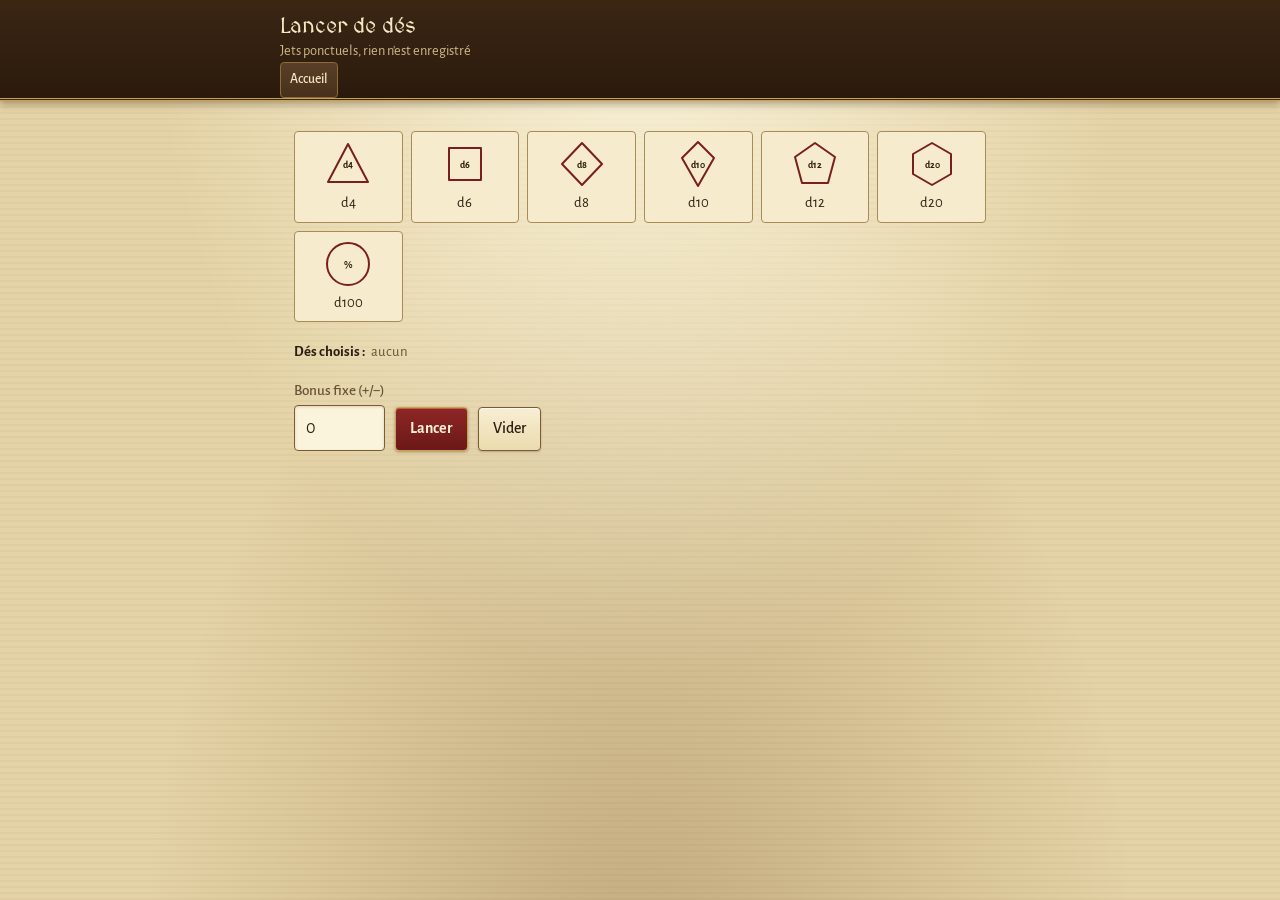
<file: des.html>
<!DOCTYPE html>
<html lang="fr">
<head>
<meta charset="utf-8">
<meta name="viewport" content="width=device-width, initial-scale=1, viewport-fit=cover">
<title>Lancer de dés · Configurateur D&D 2024</title>
<link href="https://fonts.googleapis.com/css2?family=Alegreya:wght@400;500;700&family=Alegreya+Sans:wght@400;500;700&display=swap" rel="stylesheet">
<link rel="stylesheet" href="css/style.css">
<link rel="stylesheet" href="css/v2.css">
<style>
.dice-page h1{margin:0 0 4px}
.dicepick{display:grid;grid-template-columns:repeat(auto-fill,minmax(96px,1fr));gap:8px;margin:14px 0}
.dicebtn{display:flex;flex-direction:column;align-items:center;gap:4px;padding:8px 4px;background:var(--surface);border:1px solid var(--line);border-radius:var(--rad);cursor:pointer;font:inherit;color:inherit}
.dicebtn:hover{border-color:var(--accent,#7a1f1f)}
.dicepool{margin:8px 0;display:flex;flex-wrap:wrap;gap:6px;align-items:center}
.dicectl{display:flex;gap:10px;flex-wrap:wrap;align-items:flex-end;margin:12px 0}
.dicectl .field{max-width:150px}
.diceout{display:flex;flex-wrap:wrap;gap:12px;margin:12px 0}
.dieval{display:flex;flex-direction:column;align-items:center;gap:2px}
.dieval b{font-size:1.3rem}
.dicetotal{font-size:1.25rem;margin-top:6px}
</style>
<script>try{var t=localStorage.getItem('dnd24-theme')||'medieval';if(t==='light'||t==='dark'||t==='medieval'){document.documentElement.setAttribute('data-theme',t);if(t==='medieval'){var l=document.createElement('link');l.rel='stylesheet';l.href='https://fonts.googleapis.com/css2?family=MedievalSharp&display=swap';document.head.appendChild(l);}}}catch(e){}</script>
</head>
<body class="dice-page">
<header class="top"><div class="top-in"><div class="whorow"><div class="who"><b>Lancer de dés</b><span>Jets ponctuels, rien n'est enregistré</span></div></div><div class="hbtns"><a class="btn small" href="index.html">Accueil</a></div></div></header>
<main class="wrap">
 <div class="dicepick" id="pick"></div>
 <div class="dicepool" id="pool"></div>
 <div class="dicectl">
  <label class="field"><span>Bonus fixe (+/−)</span><input type="number" id="bonus" value="0" step="1" min="-50" max="50"></label>
  <button type="button" class="btn primary" id="roll">Lancer</button>
  <button type="button" class="btn" id="clear">Vider</button>
 </div>
 <div id="out" role="status"></div>
</main>
<script>
(function(){
'use strict';
const DICE=[4,6,8,10,12,20,100];
const P={4:'24,4 44,42 4,42',6:'8,8 40,8 40,40 8,40',8:'24,3 44,24 24,45 4,24',10:'24,2 40,18 24,46 8,18',12:'24,3 44,17 37,43 11,43 4,17',20:'24,3 43,14 43,34 24,45 5,34 5,14'};
const lbl=n=>n===100?'d100':'d'+n;
function svg(n){const shape=n===100?'<circle cx="24" cy="24" r="21"/>':'<polygon points="'+P[n]+'"/>';
 const t=n===100?'%':'d'+n;
 return '<svg viewBox="0 0 48 48" width="48" height="48" aria-hidden="true" focusable="false"><g fill="var(--surface)" stroke="#7a1f1f" stroke-width="2" stroke-linejoin="round">'+shape+'</g><text x="24" y="28" text-anchor="middle" font-size="10" font-weight="700" fill="#2a1a0a">'+t+'</text></svg>';}
function rnd(n){const a=new Uint32Array(1);crypto.getRandomValues(a);return 1+(a[0]%n);}
const pool=[];let res=null;
const $=id=>document.getElementById(id);
const esc=s=>String(s).replace(/[&<>"']/g,c=>({'&':'&amp;','<':'&lt;','>':'&gt;','"':'&quot;',"'":'&#39;'}[c]));
function drawPick(){$('pick').innerHTML=DICE.map(n=>'<button type="button" class="dicebtn" data-n="'+n+'" aria-label="Ajouter un '+lbl(n)+'">'+svg(n)+'<span class="small">'+lbl(n)+'</span></button>').join('');}
function drawPool(){$('pool').innerHTML='<b class="small">Dés choisis :</b> '+(pool.length?pool.map((n,i)=>'<button type="button" class="chip" data-i="'+i+'" aria-label="Retirer ce dé">'+lbl(n)+' ×</button>').join(' '):'<span class="muted small">aucun</span>');
 $('roll').disabled=!pool.length;}
function drawRes(){if(!res){$('out').innerHTML='';return;}
 $('out').innerHTML='<div class="diceout">'+res.rolls.map(x=>'<div class="dieval">'+svg(x.n)+'<b>'+x.v+'</b></div>').join('')+'</div><p class="dicetotal"><b>Total : '+res.total+'</b> <span class="muted small">(dés '+res.sum+(res.bonus?' '+(res.bonus>0?'+':'−')+' '+Math.abs(res.bonus):'')+')</span></p>';}
$('pick').addEventListener('click',ev=>{const b=ev.target.closest('[data-n]');if(!b)return;if(pool.length>=10){alert('Maximum 10 dés.');return;}pool.push(Number(b.dataset.n));res=null;drawPool();drawRes();});
$('pool').addEventListener('click',ev=>{const b=ev.target.closest('[data-i]');if(!b)return;pool.splice(Number(b.dataset.i),1);res=null;drawPool();drawRes();});
$('clear').addEventListener('click',()=>{pool.length=0;res=null;drawPool();drawRes();});
$('roll').addEventListener('click',()=>{if(!pool.length)return;const rolls=pool.map(n=>({n,v:rnd(n)}));const sum=rolls.reduce((t,x)=>t+x.v,0);const bonus=Number($('bonus').value)||0;res={rolls,sum,bonus,total:sum+bonus};drawRes();});
drawPick();drawPool();
})();
</script>
</body>
</html>
</file>
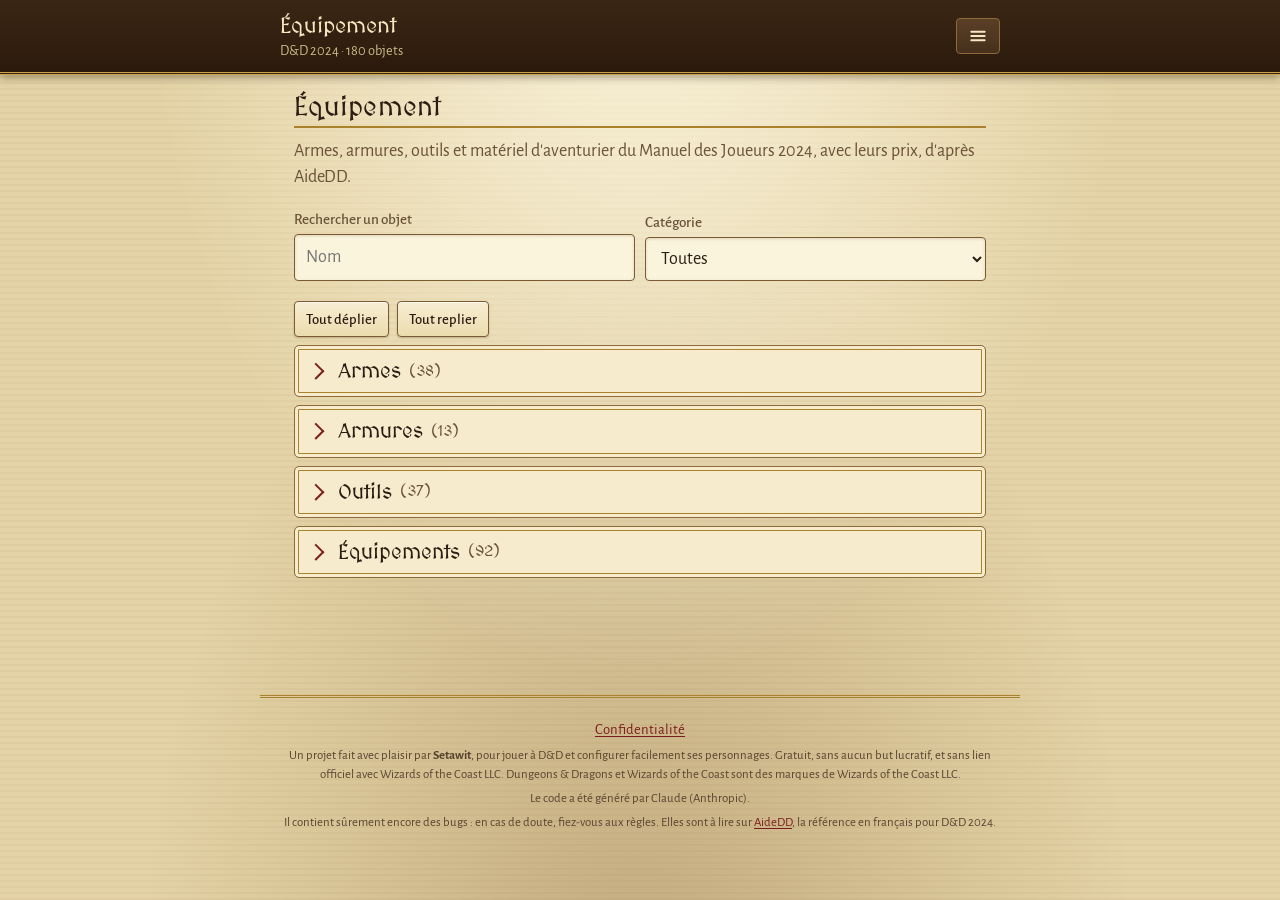
<file: equipement.html>
<!DOCTYPE html>
<html lang="fr">
<head>
<meta charset="utf-8">
<meta name="viewport" content="width=device-width, initial-scale=1, viewport-fit=cover">
<title>Équipement · Configurateur D&D 2024</title>
<link rel="preconnect" href="https://fonts.googleapis.com">
<link rel="preconnect" href="https://fonts.gstatic.com" crossorigin>
<link href="https://fonts.googleapis.com/css2?family=Alegreya:wght@400;500;700&family=Alegreya+Sans:wght@400;500;700&display=swap" rel="stylesheet">
<link rel="stylesheet" href="css/style.css">
<link rel="stylesheet" href="css/v2.css">
<script>try{var t=localStorage.getItem('dnd24-theme')||'medieval';if(t==='light'||t==='dark'||t==='medieval'){document.documentElement.setAttribute('data-theme',t);if(t==='medieval'){var l=document.createElement('link');l.rel='stylesheet';l.href='https://fonts.googleapis.com/css2?family=MedievalSharp&display=swap';document.head.appendChild(l);}}}catch(e){}</script>
<script>if(location.search.indexOf('embed=1')>-1)document.documentElement.classList.add('embed');</script>
</head>
<body data-page="gear">
<header class="top"><div class="top-in dice-anchor"><div id="hdr"></div><button type="button" class="btn small hmenu-btn" id="hmenuBtn" aria-haspopup="menu" aria-expanded="false" aria-controls="hmenuPop" aria-label="Menu" title="Menu"><svg width="20" height="20" viewBox="0 0 24 24" fill="none" stroke="currentColor" stroke-width="2.4" stroke-linecap="round" aria-hidden="true" focusable="false"><path d="M4 7h16M4 12h16M4 17h16"/></svg></button><nav class="hmenu-pop" id="hmenuPop" aria-label="Navigation" hidden><a class="hm-row" href="index.html" data-i18n="Accueil">Accueil</a><button type="button" class="hm-row settings-open-btn" data-i18n="Paramètres">Paramètres</button><div class="hm-grp"><p class="hm-title" data-i18n="Bibliothèque">Bibliothèque</p><div class="hm-subrow"><a class="hm-row hm-sub" href="grimoire.html" data-i18n="Grimoire des sorts">Grimoire des sorts</a><a class="hm-ext" href="grimoire.html" target="_blank" rel="noopener" aria-label="Grimoire des sorts dans un nouvel onglet" title="Nouvel onglet"><svg width="16" height="16" viewBox="0 0 24 24" fill="none" stroke="currentColor" stroke-width="2.2" stroke-linecap="round" stroke-linejoin="round" aria-hidden="true" focusable="false"><path d="M14 4h6v6"/><path d="M20 4l-9 9"/><path d="M19 14v5a1 1 0 0 1-1 1H5a1 1 0 0 1-1-1V6a1 1 0 0 1 1-1h5"/></svg></a></div><div class="hm-subrow"><a class="hm-row hm-sub" href="equipement.html" aria-current="page" data-i18n="Équipement">Équipement</a><a class="hm-ext" href="equipement.html" target="_blank" rel="noopener" aria-label="Équipement dans un nouvel onglet" title="Nouvel onglet"><svg width="16" height="16" viewBox="0 0 24 24" fill="none" stroke="currentColor" stroke-width="2.2" stroke-linecap="round" stroke-linejoin="round" aria-hidden="true" focusable="false"><path d="M14 4h6v6"/><path d="M20 4l-9 9"/><path d="M19 14v5a1 1 0 0 1-1 1H5a1 1 0 0 1-1-1V6a1 1 0 0 1 1-1h5"/></svg></a></div><div class="hm-subrow"><a class="hm-row hm-sub" href="catalogue.html" data-i18n="Catalogue">Catalogue</a><a class="hm-ext" href="catalogue.html" target="_blank" rel="noopener" aria-label="Catalogue dans un nouvel onglet" title="Nouvel onglet"><svg width="16" height="16" viewBox="0 0 24 24" fill="none" stroke="currentColor" stroke-width="2.2" stroke-linecap="round" stroke-linejoin="round" aria-hidden="true" focusable="false"><path d="M14 4h6v6"/><path d="M20 4l-9 9"/><path d="M19 14v5a1 1 0 0 1-1 1H5a1 1 0 0 1-1-1V6a1 1 0 0 1 1-1h5"/></svg></a></div></div><div class="hm-grp"><p class="hm-title" data-i18n="Outils">Outils</p><button type="button" class="hm-row hm-sub dice-open-btn" data-i18n="Lancer des dés">Lancer des dés</button></div></nav></div></header>
<main class="wrap" id="app"></main>
<footer class="foot noprint"><p class="small"><a href="confidentialite.html">Confidentialité</a></p><p>Un projet fait avec plaisir par <b>Setawit</b>, pour jouer à D&amp;D et configurer facilement ses personnages. Gratuit, sans aucun but lucratif, et sans lien officiel avec Wizards of the Coast LLC. Dungeons &amp; Dragons et Wizards of the Coast sont des marques de Wizards of the Coast LLC.</p><p>Le code a été généré par Claude (Anthropic).</p><p>Il contient sûrement encore des bugs : en cas de doute, fiez-vous aux règles. Elles sont à lire sur <a href="https://www.aidedd.org/regles-24/" target="_blank" rel="noopener">AideDD</a>, la référence en français pour D&amp;D 2024.</p></footer>
<div id="toast" class="toast" hidden></div>
<button type="button" id="totop" class="totop noprint" aria-label="Remonter en haut de la page" title="Haut de page" hidden><svg width="22" height="22" viewBox="0 0 24 24" fill="none" stroke="currentColor" stroke-width="2.6" stroke-linecap="round" stroke-linejoin="round" aria-hidden="true"><path d="M5 15l7-7 7 7"/></svg></button>

<script src="js/i18n.js"></script>
<script src="js/i18n-ext.js"></script>
<script src="js/i18n-v2.js"></script>
<script src="js/i18n-names.js"></script>
<script src="js/data/base.js"></script>
<script src="js/data/classes.js"></script>
<script src="js/data/classes-ext.js"></script>
<script src="js/data/custom-class.js"></script>
<script src="js/data/origins.js"></script>
<script src="js/data/spells-db.js"></script>
<script src="js/data/spells.js"></script>
<script src="js/data/feats-db.js"></script>
<script src="js/data/choices.js"></script>
<script src="js/data/feat-notes.js"></script>
<script src="js/data/templates.js"></script>
<script src="js/data/look.js"></script>
<script src="js/data/weapons-db.js"></script>
<script src="js/data/attacks.js"></script>
<script src="js/data/equipment-db.js"></script>
<script src="js/equipment.js"></script>
<script src="js/icons.js"></script>
<script src="js/sheet-official.js"></script>
<script src="js/spell-views.js"></script>
<script src="js/sync-config.js"></script>
<script src="js/sync.js"></script>
<script src="js/idcard.js"></script>
<script src="js/evo.js"></script>
<script src="js/app.js"></script>
<script>
/* Compteur de visites (GoatCounter) : chargé après l'affichage de la page, pour qu'un réseau qui ne répond pas ne retarde jamais l'application ; pas chargé en local. */
window.addEventListener('load',function(){
  if(location.protocol==='file:'||/^(localhost|127\.|10\.|192\.168\.)/.test(location.hostname))return;
  setTimeout(function(){var s=document.createElement('script');s.async=true;s.src='https://gc.zgo.at/count.js';s.setAttribute('data-goatcounter','https://chrisguillet.goatcounter.com/count');document.head.appendChild(s);},1000);
});
</script>
</body>
</html>
</file>
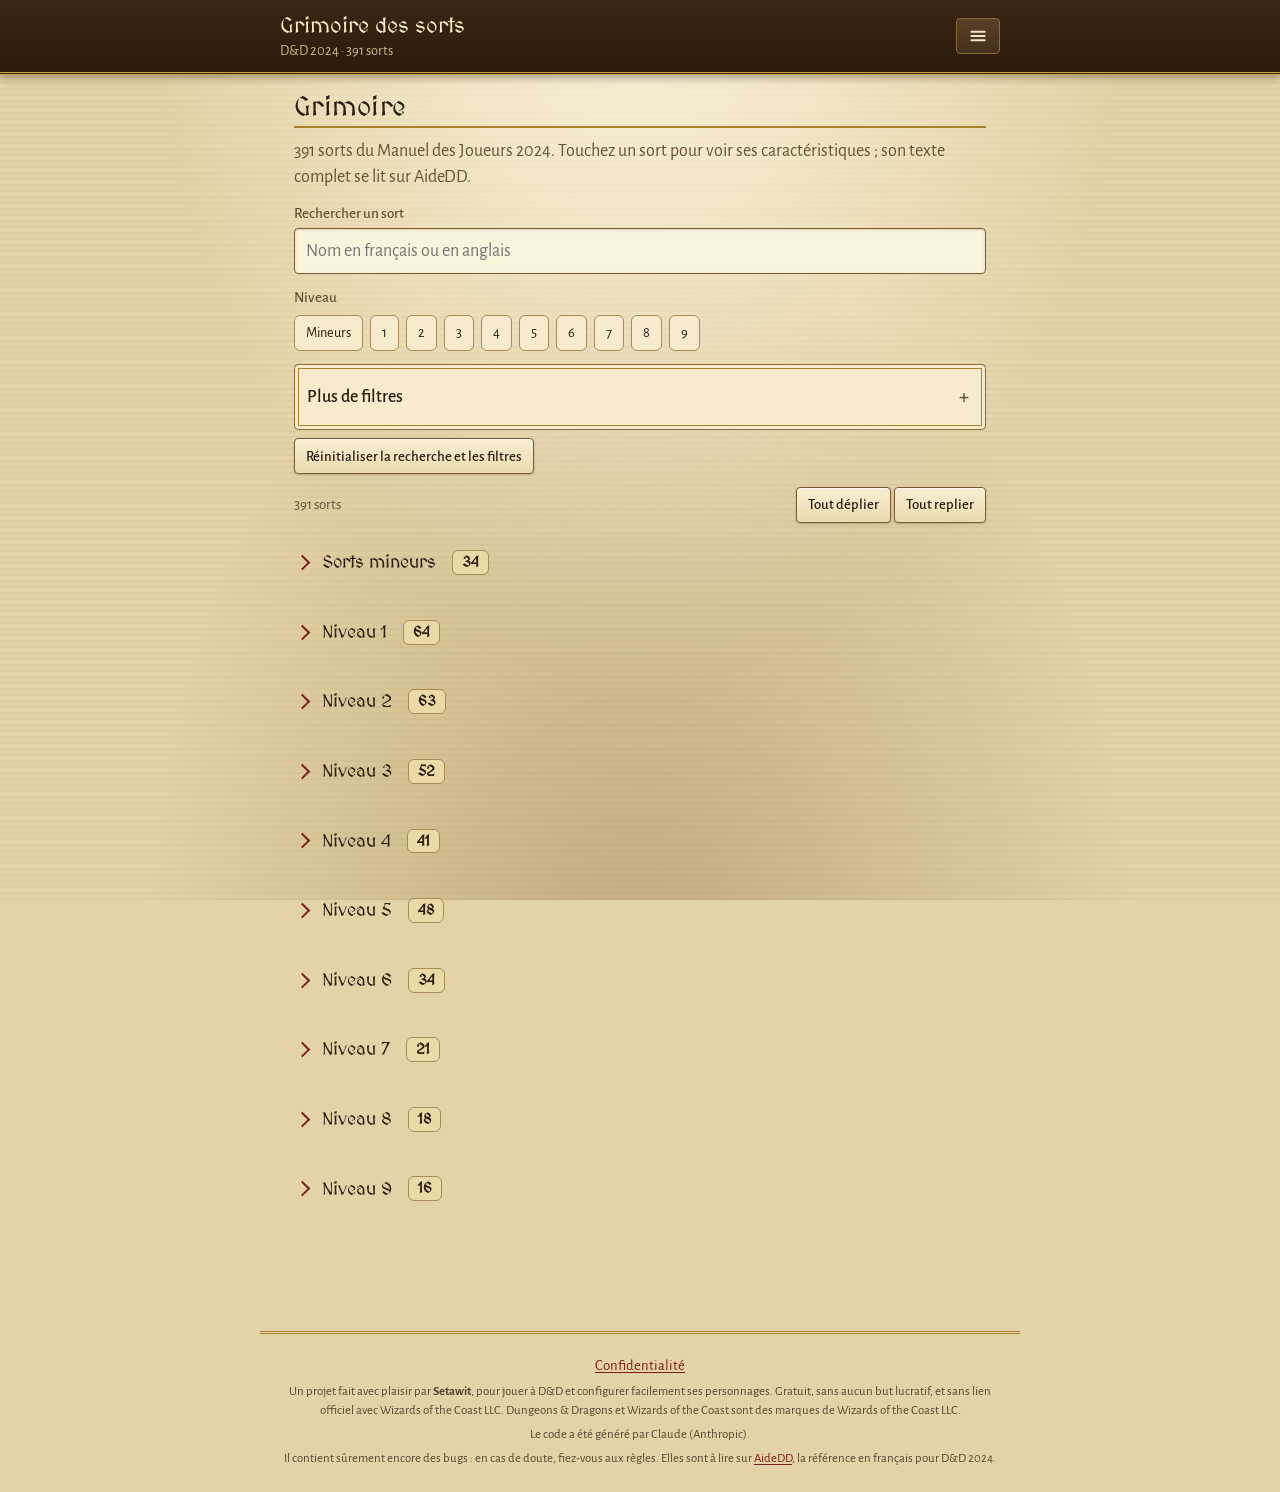
<file: grimoire.html>
<!DOCTYPE html>
<html lang="fr">
<head>
<meta charset="utf-8">
<meta name="viewport" content="width=device-width, initial-scale=1, viewport-fit=cover">
<title>Grimoire · Configurateur D&D 2024</title>
<link rel="preconnect" href="https://fonts.googleapis.com">
<link rel="preconnect" href="https://fonts.gstatic.com" crossorigin>
<link href="https://fonts.googleapis.com/css2?family=Alegreya:wght@400;500;700&family=Alegreya+Sans:wght@400;500;700&display=swap" rel="stylesheet">
<link rel="stylesheet" href="css/style.css">
<link rel="stylesheet" href="css/v2.css">
<script>try{var t=localStorage.getItem('dnd24-theme')||'medieval';if(t==='light'||t==='dark'||t==='medieval'){document.documentElement.setAttribute('data-theme',t);if(t==='medieval'){var l=document.createElement('link');l.rel='stylesheet';l.href='https://fonts.googleapis.com/css2?family=MedievalSharp&display=swap';document.head.appendChild(l);}}}catch(e){}</script>
<script>if(location.search.indexOf('embed=1')>-1)document.documentElement.classList.add('embed');</script>
</head>
<body data-page="grim">
<header class="top"><div class="top-in dice-anchor"><div id="hdr"></div><button type="button" class="btn small hmenu-btn" id="hmenuBtn" aria-haspopup="menu" aria-expanded="false" aria-controls="hmenuPop" aria-label="Menu" title="Menu"><svg width="20" height="20" viewBox="0 0 24 24" fill="none" stroke="currentColor" stroke-width="2.4" stroke-linecap="round" aria-hidden="true" focusable="false"><path d="M4 7h16M4 12h16M4 17h16"/></svg></button><nav class="hmenu-pop" id="hmenuPop" aria-label="Navigation" hidden><a class="hm-row" href="index.html" data-i18n="Accueil">Accueil</a><button type="button" class="hm-row settings-open-btn" data-i18n="Paramètres">Paramètres</button><div class="hm-grp"><p class="hm-title" data-i18n="Bibliothèque">Bibliothèque</p><div class="hm-subrow"><a class="hm-row hm-sub" href="grimoire.html" aria-current="page" data-i18n="Grimoire des sorts">Grimoire des sorts</a><a class="hm-ext" href="grimoire.html" target="_blank" rel="noopener" aria-label="Grimoire des sorts dans un nouvel onglet" title="Nouvel onglet"><svg width="16" height="16" viewBox="0 0 24 24" fill="none" stroke="currentColor" stroke-width="2.2" stroke-linecap="round" stroke-linejoin="round" aria-hidden="true" focusable="false"><path d="M14 4h6v6"/><path d="M20 4l-9 9"/><path d="M19 14v5a1 1 0 0 1-1 1H5a1 1 0 0 1-1-1V6a1 1 0 0 1 1-1h5"/></svg></a></div><div class="hm-subrow"><a class="hm-row hm-sub" href="equipement.html" data-i18n="Équipement">Équipement</a><a class="hm-ext" href="equipement.html" target="_blank" rel="noopener" aria-label="Équipement dans un nouvel onglet" title="Nouvel onglet"><svg width="16" height="16" viewBox="0 0 24 24" fill="none" stroke="currentColor" stroke-width="2.2" stroke-linecap="round" stroke-linejoin="round" aria-hidden="true" focusable="false"><path d="M14 4h6v6"/><path d="M20 4l-9 9"/><path d="M19 14v5a1 1 0 0 1-1 1H5a1 1 0 0 1-1-1V6a1 1 0 0 1 1-1h5"/></svg></a></div><div class="hm-subrow"><a class="hm-row hm-sub" href="catalogue.html" data-i18n="Catalogue">Catalogue</a><a class="hm-ext" href="catalogue.html" target="_blank" rel="noopener" aria-label="Catalogue dans un nouvel onglet" title="Nouvel onglet"><svg width="16" height="16" viewBox="0 0 24 24" fill="none" stroke="currentColor" stroke-width="2.2" stroke-linecap="round" stroke-linejoin="round" aria-hidden="true" focusable="false"><path d="M14 4h6v6"/><path d="M20 4l-9 9"/><path d="M19 14v5a1 1 0 0 1-1 1H5a1 1 0 0 1-1-1V6a1 1 0 0 1 1-1h5"/></svg></a></div></div><div class="hm-grp"><p class="hm-title" data-i18n="Outils">Outils</p><button type="button" class="hm-row hm-sub dice-open-btn" data-i18n="Lancer des dés">Lancer des dés</button></div></nav></div></header>
<main class="wrap" id="app"></main>
<footer class="foot noprint"><p class="small"><a href="confidentialite.html">Confidentialité</a></p><p>Un projet fait avec plaisir par <b>Setawit</b>, pour jouer à D&amp;D et configurer facilement ses personnages. Gratuit, sans aucun but lucratif, et sans lien officiel avec Wizards of the Coast LLC. Dungeons &amp; Dragons et Wizards of the Coast sont des marques de Wizards of the Coast LLC.</p><p>Le code a été généré par Claude (Anthropic).</p><p>Il contient sûrement encore des bugs : en cas de doute, fiez-vous aux règles. Elles sont à lire sur <a href="https://www.aidedd.org/regles-24/" target="_blank" rel="noopener">AideDD</a>, la référence en français pour D&amp;D 2024.</p></footer>
<div id="toast" class="toast" hidden></div>
<button type="button" id="totop" class="totop noprint" aria-label="Remonter en haut de la page" title="Haut de page" hidden><svg width="22" height="22" viewBox="0 0 24 24" fill="none" stroke="currentColor" stroke-width="2.6" stroke-linecap="round" stroke-linejoin="round" aria-hidden="true"><path d="M5 15l7-7 7 7"/></svg></button>

<script src="js/i18n.js"></script>
<script src="js/i18n-ext.js"></script>
<script src="js/i18n-v2.js"></script>
<script src="js/i18n-names.js"></script>
<script src="js/data/base.js"></script>
<script src="js/data/classes.js"></script>
<script src="js/data/classes-ext.js"></script>
<script src="js/data/custom-class.js"></script>
<script src="js/data/origins.js"></script>
<script src="js/data/spells-db.js"></script>
<script src="js/data/spells.js"></script>
<script src="js/data/feats-db.js"></script>
<script src="js/data/choices.js"></script>
<script src="js/data/feat-notes.js"></script>
<script src="js/data/templates.js"></script>
<script src="js/data/look.js"></script>
<script src="js/data/weapons-db.js"></script>
<script src="js/data/attacks.js"></script>
<script src="js/data/equipment-db.js"></script>
<script src="js/equipment.js"></script>
<script src="js/icons.js"></script>
<script src="js/sheet-official.js"></script>
<script src="js/spell-views.js"></script>
<script src="js/sync-config.js"></script>
<script src="js/sync.js"></script>
<script src="js/idcard.js"></script>
<script src="js/evo.js"></script>
<script src="js/app.js"></script>
<script>
/* Compteur de visites (GoatCounter) : chargé après l'affichage de la page, pour qu'un réseau qui ne répond pas ne retarde jamais l'application ; pas chargé en local. */
window.addEventListener('load',function(){
  if(location.protocol==='file:'||/^(localhost|127\.|10\.|192\.168\.)/.test(location.hostname))return;
  setTimeout(function(){var s=document.createElement('script');s.async=true;s.src='https://gc.zgo.at/count.js';s.setAttribute('data-goatcounter','https://chrisguillet.goatcounter.com/count');document.head.appendChild(s);},1000);
});
</script>
</body>
</html>
</file>
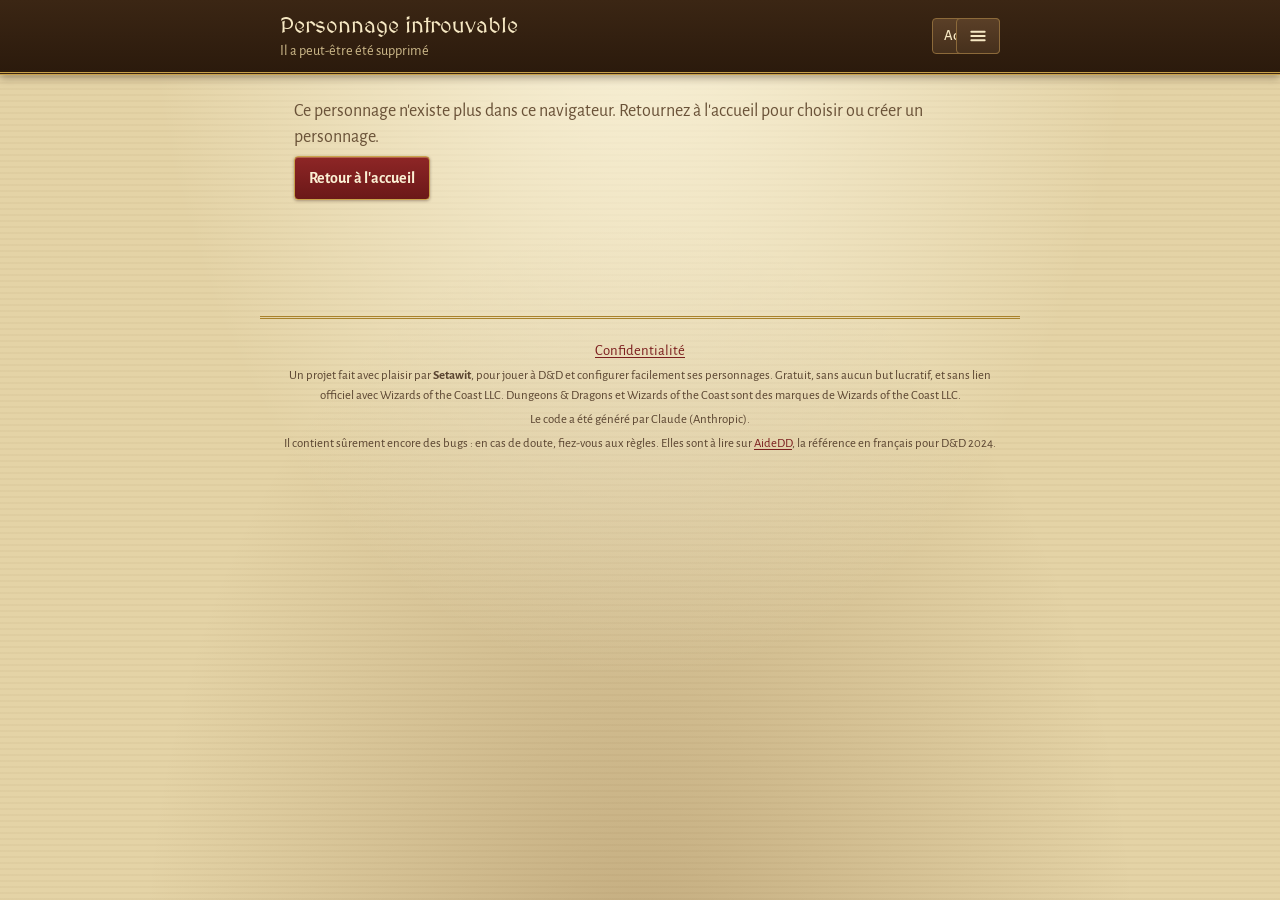
<file: personnage.html>
<!DOCTYPE html>
<html lang="fr">
<head>
<meta charset="utf-8">
<meta name="viewport" content="width=device-width, initial-scale=1, viewport-fit=cover">
<title>Personnage · Configurateur D&D 2024</title>
<link rel="preconnect" href="https://fonts.googleapis.com">
<link rel="preconnect" href="https://fonts.gstatic.com" crossorigin>
<link href="https://fonts.googleapis.com/css2?family=Alegreya:wght@400;500;700&family=Alegreya+Sans:wght@400;500;700&display=swap" rel="stylesheet">
<link rel="stylesheet" href="css/style.css">
<link rel="stylesheet" href="css/v2.css">
<script>try{var t=localStorage.getItem('dnd24-theme')||'medieval';if(t==='light'||t==='dark'||t==='medieval'){document.documentElement.setAttribute('data-theme',t);if(t==='medieval'){var l=document.createElement('link');l.rel='stylesheet';l.href='https://fonts.googleapis.com/css2?family=MedievalSharp&display=swap';document.head.appendChild(l);}}}catch(e){}</script>
</head>
<body data-page="char">
<header class="top"><div class="top-in dice-anchor"><div id="hdr"></div><button type="button" class="btn small hmenu-btn pass-btn" id="passBtn" hidden aria-label="Passeport" title="Passeport" data-i18n-title="Passeport"><svg width="20" height="20" viewBox="0 0 24 24" fill="none" stroke="currentColor" stroke-width="2" stroke-linecap="round" stroke-linejoin="round" aria-hidden="true" focusable="false"><rect x="3" y="5" width="18" height="14" rx="2.500"/><circle cx="9" cy="10.500" r="2"/><path d="M5.500 16.500c.6-2 2-3 3.500-3s2.900 1 3.500 3M14.500 9.500H18M14.500 12.500H18M15 15.500h3"/></svg></button><button type="button" class="btn small hmenu-btn" id="hmenuBtn" aria-haspopup="menu" aria-expanded="false" aria-controls="hmenuPop" aria-label="Menu" title="Menu"><svg width="20" height="20" viewBox="0 0 24 24" fill="none" stroke="currentColor" stroke-width="2.4" stroke-linecap="round" aria-hidden="true" focusable="false"><path d="M4 7h16M4 12h16M4 17h16"/></svg></button><nav class="hmenu-pop" id="hmenuPop" aria-label="Navigation" hidden><a class="hm-row" href="index.html" data-i18n="Accueil">Accueil</a><button type="button" class="hm-row settings-open-btn" data-i18n="Paramètres">Paramètres</button><div class="hm-grp"><p class="hm-title" data-i18n="Bibliothèque">Bibliothèque</p><div class="hm-subrow"><a class="hm-row hm-sub" href="grimoire.html" data-i18n="Grimoire des sorts">Grimoire des sorts</a><a class="hm-ext" href="grimoire.html" target="_blank" rel="noopener" aria-label="Grimoire des sorts dans un nouvel onglet" title="Nouvel onglet"><svg width="16" height="16" viewBox="0 0 24 24" fill="none" stroke="currentColor" stroke-width="2.2" stroke-linecap="round" stroke-linejoin="round" aria-hidden="true" focusable="false"><path d="M14 4h6v6"/><path d="M20 4l-9 9"/><path d="M19 14v5a1 1 0 0 1-1 1H5a1 1 0 0 1-1-1V6a1 1 0 0 1 1-1h5"/></svg></a></div><div class="hm-subrow"><a class="hm-row hm-sub" href="equipement.html" data-i18n="Équipement">Équipement</a><a class="hm-ext" href="equipement.html" target="_blank" rel="noopener" aria-label="Équipement dans un nouvel onglet" title="Nouvel onglet"><svg width="16" height="16" viewBox="0 0 24 24" fill="none" stroke="currentColor" stroke-width="2.2" stroke-linecap="round" stroke-linejoin="round" aria-hidden="true" focusable="false"><path d="M14 4h6v6"/><path d="M20 4l-9 9"/><path d="M19 14v5a1 1 0 0 1-1 1H5a1 1 0 0 1-1-1V6a1 1 0 0 1 1-1h5"/></svg></a></div><div class="hm-subrow"><a class="hm-row hm-sub" href="catalogue.html" data-i18n="Catalogue">Catalogue</a><a class="hm-ext" href="catalogue.html" target="_blank" rel="noopener" aria-label="Catalogue dans un nouvel onglet" title="Nouvel onglet"><svg width="16" height="16" viewBox="0 0 24 24" fill="none" stroke="currentColor" stroke-width="2.2" stroke-linecap="round" stroke-linejoin="round" aria-hidden="true" focusable="false"><path d="M14 4h6v6"/><path d="M20 4l-9 9"/><path d="M19 14v5a1 1 0 0 1-1 1H5a1 1 0 0 1-1-1V6a1 1 0 0 1 1-1h5"/></svg></a></div></div><div class="hm-grp"><p class="hm-title" data-i18n="Outils">Outils</p><button type="button" class="hm-row hm-sub dice-open-btn" data-i18n="Lancer des dés">Lancer des dés</button></div></nav></div></header>
<main class="wrap" id="app"></main>
<footer class="foot noprint"><p class="small"><a href="confidentialite.html">Confidentialité</a></p><p>Un projet fait avec plaisir par <b>Setawit</b>, pour jouer à D&amp;D et configurer facilement ses personnages. Gratuit, sans aucun but lucratif, et sans lien officiel avec Wizards of the Coast LLC. Dungeons &amp; Dragons et Wizards of the Coast sont des marques de Wizards of the Coast LLC.</p><p>Le code a été généré par Claude (Anthropic).</p><p>Il contient sûrement encore des bugs : en cas de doute, fiez-vous aux règles. Elles sont à lire sur <a href="https://www.aidedd.org/regles-24/" target="_blank" rel="noopener">AideDD</a>, la référence en français pour D&amp;D 2024.</p></footer>
<div id="toast" class="toast" hidden></div>
<button type="button" id="totop" class="totop noprint" aria-label="Remonter en haut de la page" title="Haut de page" hidden><svg width="22" height="22" viewBox="0 0 24 24" fill="none" stroke="currentColor" stroke-width="2.6" stroke-linecap="round" stroke-linejoin="round" aria-hidden="true"><path d="M5 15l7-7 7 7"/></svg></button>

<script src="js/i18n.js"></script>
<script src="js/i18n-ext.js"></script>
<script src="js/i18n-v2.js"></script>
<script src="js/i18n-names.js"></script>
<script src="js/data/base.js"></script>
<script src="js/data/classes.js"></script>
<script src="js/data/classes-ext.js"></script>
<script src="js/data/custom-class.js"></script>
<script src="js/data/origins.js"></script>
<script src="js/data/spells-db.js"></script>
<script src="js/data/spells.js"></script>
<script src="js/data/feats-db.js"></script>
<script src="js/data/choices.js"></script>
<script src="js/data/feat-notes.js"></script>
<script src="js/data/templates.js"></script>
<script src="js/data/look.js"></script>
<script src="js/data/weapons-db.js"></script>
<script src="js/data/attacks.js"></script>
<script src="js/data/equipment-db.js"></script>
<script src="js/equipment.js"></script>
<script src="js/icons.js"></script>
<script src="js/sheet-official.js"></script>
<script src="js/spell-views.js"></script>
<script src="js/sync-config.js"></script>
<script src="js/sync.js"></script>
<script src="js/idcard.js"></script>
<script src="js/evo.js"></script>
<script src="js/app.js"></script>
<script>
/* Compteur de visites (GoatCounter) : chargé après l'affichage de la page, pour qu'un réseau qui ne répond pas ne retarde jamais l'application ; pas chargé en local. */
window.addEventListener('load',function(){
  if(location.protocol==='file:'||/^(localhost|127\.|10\.|192\.168\.)/.test(location.hostname))return;
  setTimeout(function(){var s=document.createElement('script');s.async=true;s.src='https://gc.zgo.at/count.js';s.setAttribute('data-goatcounter','https://chrisguillet.goatcounter.com/count');document.head.appendChild(s);},1000);
});
</script>
</body>
</html>
</file>
<file: css/style.css>
/* ---- Thèmes : clair (défaut), sombre, médiéval. Le choix est mémorisé (voir app.js, « Apparence »). Sans choix, on suit le réglage de l'appareil. ---- */
:root{
  --bg:#EDEFF3; --surface:#FFFFFF; --ink:#1B2238; --muted:#5A6378; --line:#CBD1DE;
  --accent:#1F6F63; --accent-ink:#FFFFFF; --hi:#E1EEEB; --warn:#A4471F; --warn-bg:#F6E7DF;
  --gold:#A9822B; --rad:8px; --radc:12px; --pillr:999px; --frame:none; --page:var(--bg);
  --serif:'Alegreya',Georgia,'Times New Roman',serif; --sans:'Alegreya Sans',system-ui,-apple-system,'Segoe UI',sans-serif;
  --display:var(--serif);
  color-scheme:light;
  box-sizing:border-box;
  padding-top:env(safe-area-inset-top,0px);
  padding-bottom:env(safe-area-inset-bottom,0px);
}
@media (prefers-color-scheme:dark){
  :root:not([data-theme]){
    --bg:#12161F; --surface:#1B2130; --ink:#E7EAF2; --muted:#9AA3B8; --line:#2E3750;
    --accent:#5CC2B0; --accent-ink:#0B1A17; --hi:#1F2E2E; --warn:#E39A72; --warn-bg:#33231C; --gold:#C9A24B;
    color-scheme:dark;
  }
}
:root[data-theme="dark"]{
  --bg:#12161F; --surface:#1B2130; --ink:#E7EAF2; --muted:#9AA3B8; --line:#2E3750;
  --accent:#5CC2B0; --accent-ink:#0B1A17; --hi:#1F2E2E; --warn:#E39A72; --warn-bg:#33231C; --gold:#C9A24B;
  color-scheme:dark;
}
html{scroll-padding-top:calc(env(safe-area-inset-top,0px) + 110px)}
*,*::before,*::after{box-sizing:inherit}
body{margin:0;background:var(--page);color:var(--ink);font-family:var(--sans);font-size:18px;line-height:1.45}
h1,h2,h3{font-family:var(--display);font-weight:700;line-height:1.15;margin:0}
h2{font-size:1.5rem;margin:0 0 .3rem}
h3{font-size:1.15rem;margin:1.4rem 0 .4rem}
p{margin:.4rem 0}
.wrap{max-width:720px;margin:0 auto;padding:1rem 14px 90px}
header.top{position:sticky;top:env(safe-area-inset-top,0px);z-index:5;background:var(--bg);border-bottom:1px solid var(--line);padding:10px 14px 0}
.top-in{max-width:720px;margin:0 auto}
.top-row{display:flex;align-items:center;gap:10px;justify-content:space-between}
.who{min-width:0}
.who b{display:block;font-family:var(--display);font-size:1.3rem;white-space:nowrap;overflow:hidden;text-overflow:ellipsis}
.who span{display:block;color:var(--muted);font-size:.9rem;white-space:nowrap;overflow:hidden;text-overflow:ellipsis}
.tabs{display:flex;gap:2px;overflow-x:auto;margin:8px -14px 0;padding:0 14px;scrollbar-width:none}
.tabs::-webkit-scrollbar{display:none}
.tab{flex:0 0 auto;border:0;background:none;color:var(--muted);font:inherit;font-weight:500;padding:9px 12px 8px;border-bottom:3px solid transparent;cursor:pointer;min-height:44px}
.tab[aria-current="true"]{color:var(--ink);border-bottom-color:var(--accent);font-weight:700}
button{font:inherit}
.btn{border:1px solid var(--line);background:var(--surface);color:var(--ink);border-radius:var(--rad);padding:9px 14px;cursor:pointer;min-height:44px;font-weight:500;font-size:1rem}
.btn.primary{background:var(--accent);color:var(--accent-ink);border-color:var(--accent);font-weight:700}
.btn.small{min-height:36px;padding:5px 11px;font-size:.92rem}
.btn.danger{color:var(--warn);border-color:var(--warn)}
.btn:focus-visible,.pill:focus-visible,.tab:focus-visible,select:focus-visible,input:focus-visible,textarea:focus-visible{outline:3px solid var(--accent);outline-offset:2px}
.field{display:block;margin:.8rem 0}
/* Choix d'espèce en tableau textuel */
.pick-grid{display:grid;grid-template-columns:repeat(auto-fill,minmax(104px,1fr));gap:6px;margin:.6rem 0 .9rem;max-width:720px}
.pick-choice{min-width:0;padding:6px 4px;border:1px solid var(--line);border-radius:var(--rad);background:var(--surface);color:var(--ink);font:inherit;font-size:.86rem;line-height:1.2;display:flex;flex-direction:column;align-items:center;justify-content:center;gap:3px;text-align:center;cursor:pointer}
.pick-choice:hover{border-color:var(--accent)}
.pick-choice.selected{border:2px solid var(--accent);padding:5px 3px;background:var(--surface-2,var(--surface));font-weight:700}
.pick-ic{display:flex;color:var(--accent);line-height:0}
.pick-name{display:block;width:100%;text-align:center;overflow-wrap:anywhere}
@media(max-width:420px){.pick-grid{grid-template-columns:repeat(2,minmax(0,1fr));gap:5px}.pick-choice{font-size:.8rem}}

.field>span,.lbl{display:block;font-size:.95rem;color:var(--muted);margin-bottom:3px;font-weight:500}
input[type=text],input[type=number],select,textarea{box-sizing:border-box;width:100%;font:inherit;color:var(--ink);background:var(--surface);border:1px solid var(--line);border-radius:var(--rad);padding:9px 11px;min-height:44px}
textarea{min-height:90px;resize:vertical}
.row{display:flex;gap:10px;flex-wrap:wrap}
.row>*{flex:1 1 140px;min-width:0}
.seg{display:flex;border:1px solid var(--line);border-radius:var(--rad);overflow:hidden}
.seg button{flex:1;min-width:0;border:0;background:var(--surface);color:var(--ink);padding:10px;min-height:44px;cursor:pointer;font-size:1rem}
.seg button+button{border-left:1px solid var(--line)}
.seg button[aria-pressed="true"]{background:var(--accent);color:var(--accent-ink);font-weight:700}
.pills{display:flex;flex-wrap:wrap;gap:7px;margin:.4rem 0}
.pill{border:1px solid var(--line);background:var(--surface);color:var(--ink);border-radius:var(--pillr);padding:6px 13px;cursor:pointer;min-height:40px;font-size:.98rem}
.pill.on{background:var(--accent);color:var(--accent-ink);border-color:var(--accent);font-weight:700}
.pill:disabled{opacity:.4;cursor:not-allowed}
.count{display:inline-block;font-weight:700;font-size:.9rem;padding:1px 9px;border-radius:var(--pillr);background:var(--hi);margin-left:6px}
.count.bad{background:var(--warn-bg);color:var(--warn)}
.note{border-left:3px solid var(--accent);background:var(--hi);padding:8px 12px;margin:.7rem 0;font-size:.95rem;border-radius:0 6px 6px 0}
.note.warn{border-left-color:var(--warn);background:var(--warn-bg)}
.sec{border-top:1px solid var(--line);margin-top:1.3rem;padding-top:.2rem}
.muted{color:var(--muted)}
.small{font-size:.92rem}
.nav{display:flex;justify-content:space-between;gap:10px;margin-top:1.8rem}
.list-item{display:flex;align-items:center;justify-content:space-between;gap:10px;padding:12px 0;border-bottom:1px solid var(--line)}
.list-item .t{min-width:0}
.list-item .t b{font-family:var(--serif);font-size:1.15rem;display:block}
.list-item .acts{display:flex;gap:6px;flex-wrap:wrap;justify-content:flex-end}
table.t{border-collapse:collapse;width:100%;font-size:.98rem;table-layout:auto}
table.t th,table.t td{padding:6px 6px;border-bottom:1px solid var(--line);text-align:center}
table.t th:first-child,table.t td:first-child{text-align:left}
table.t th{color:var(--muted);font-weight:500;font-size:.9rem}
.stat{display:grid;grid-template-columns:repeat(auto-fit,minmax(104px,1fr));gap:8px;margin:.6rem 0}
.stat div{border:1px solid var(--line);border-radius:var(--rad);padding:8px 10px;background:var(--surface)}
.stat b{display:block;font-family:var(--serif);font-size:1.55rem;line-height:1.1}
.stat span{font-size:.85rem;color:var(--muted)}
.abpick{display:grid;grid-template-columns:repeat(3,minmax(0,1fr));gap:8px;margin:.6rem 0}
.abc{display:block;border:1px solid var(--line);border-radius:var(--rad);padding:6px 6px 8px;background:var(--surface);min-width:0}
.abh{display:flex;align-items:center;gap:5px;font-size:.82rem;font-weight:600;color:var(--muted);margin-bottom:4px;min-width:0}
.abh .ic{flex:0 0 auto;color:var(--accent)}
.abh span{overflow:hidden;text-overflow:ellipsis;white-space:nowrap}
.abc select{width:100%;min-width:0;padding-left:6px;padding-right:2px}
.pbc{display:flex;align-items:center;justify-content:space-between;gap:2px}
.pbc b{font-size:1.1rem;min-width:2ch;text-align:center}
.pbc .btn.small{padding:6px 9px;min-width:34px}
table.t td:first-child{white-space:nowrap}
table.t .abh{display:inline-flex;min-width:auto;vertical-align:middle;margin:0;color:inherit;font-size:.95rem;font-weight:500}
table.t .abh span{overflow:visible;text-overflow:clip;flex:0 0 auto;white-space:nowrap}
.abil{display:grid;grid-template-columns:repeat(3,1fr);gap:8px}
.abil div{border:1px solid var(--line);border-radius:var(--rad);padding:8px;text-align:center;background:var(--surface)}
.abil b{display:block;font-family:var(--serif);font-size:1.7rem;line-height:1}
.abil small{display:block;color:var(--muted)}
.inline{display:flex;gap:8px;align-items:stretch;margin:.4rem 0 .8rem}
.inline input{width:auto;flex:1 1 auto;min-width:0}
.inline .btn{flex:0 0 auto}
.dice{display:flex;gap:6px;margin:.5rem 0}
.dice div{flex:1 1 0;min-width:0;text-align:center;border:1px solid var(--line);border-radius:var(--rad);padding:6px 2px;background:var(--surface)}
.dice b{display:block;font-family:var(--serif);font-size:1.6rem;line-height:1.1}
.dice small{display:block;color:var(--muted);font-size:.78rem;white-space:nowrap}
.dice .empty{opacity:.45;border-style:dashed}
.skl{columns:2 220px;column-gap:20px;margin:.3rem 0;padding:0;list-style:none}
.skl li{display:flex;justify-content:space-between;gap:8px;padding:3px 0;border-bottom:1px dotted var(--line);break-inside:avoid}
.dot{display:inline-block;width:.7em;height:.7em;border-radius:50%;border:1.5px solid var(--ink);margin-right:7px}
.dot.f{background:var(--ink)} .dot.x{background:var(--accent);border-color:var(--accent)}
.feat dt{font-weight:700;margin-top:.7rem}
.feat dd{margin:.1rem 0 0;color:var(--ink)}
.feat .src{color:var(--muted);font-weight:400;font-size:.88rem}
.toast{position:fixed;left:50%;transform:translateX(-50%);bottom:calc(20px + env(safe-area-inset-bottom,0px));background:var(--ink);color:var(--bg);padding:10px 16px;border-radius:var(--rad);z-index:20;max-width:90%}
details summary{cursor:pointer;font-weight:500;padding:6px 0}
@media (prefers-reduced-motion:no-preference){.tab{transition:color .15s}}
@media print{header.top,.nav,.noprint{display:none!important}body{background:#fff;color:#000}.wrap{padding:0;max-width:none}.ofit{height:auto!important;overflow:visible!important}.ofit .osheet{transform:none!important}}

/* ---- Grimoire et sélection de sorts ---- */
.hbtns{display:flex;gap:6px;flex:0 0 auto}
input[type=search]{box-sizing:border-box;width:100%;font:inherit;color:var(--ink);background:var(--surface);border:1px solid var(--line);border-radius:var(--rad);padding:9px 11px;min-height:44px}
input[type=search]:focus-visible{outline:3px solid var(--accent);outline-offset:2px}
.chk{display:inline-flex;align-items:center;gap:8px;min-height:44px;margin-right:18px;cursor:pointer}
.chk input{width:20px;height:20px;accent-color:var(--accent)}
.gh{display:flex;align-items:center}
.srl{border:1px solid var(--line);border-radius:var(--rad);background:var(--surface);overflow:hidden;margin:.4rem 0}
.srl>*+*{border-top:1px solid var(--line)}
.srn{display:block;font-family:var(--serif);font-weight:700;font-size:1.08rem;line-height:1.2}
.srm{display:block;color:var(--muted);font-size:.9rem;line-height:1.3}
.tg{display:inline-block;font-size:.78rem;font-weight:700;line-height:1.5;padding:0 7px;border-radius:var(--pillr);background:var(--hi);color:var(--ink);margin-left:6px;vertical-align:1px}
.sr{display:flex;align-items:stretch}
.sr.on{background:var(--hi)}
.srb{flex:1;min-width:0;text-align:left;border:0;background:none;color:var(--ink);padding:8px 12px;min-height:52px;cursor:pointer;font:inherit}
.sr.on .srn::before{content:"\2713\00a0";color:var(--accent)}
.sri{flex:0 0 auto;display:flex;align-items:center;justify-content:center;min-width:60px;padding:0 12px;border-left:1px solid var(--line);color:var(--accent);font-weight:500;text-decoration:underline}
.sri:focus-visible,.sdl:focus-visible,.srb:focus-visible,.sd summary:focus-visible{outline:3px solid var(--accent);outline-offset:-3px}
.filt summary{list-style:none;display:flex;align-items:center;cursor:pointer;padding:10px 40px 10px 12px;min-height:44px;position:relative;font-weight:500}
.filt summary::-webkit-details-marker{display:none}
.filt summary::after{content:"+";position:absolute;right:16px;top:50%;transform:translateY(-50%);font-size:1.3rem;color:var(--muted)}
.filt[open] summary::after{content:"\2212"}
.filt{border:1px solid var(--line);border-radius:var(--rad);background:var(--surface);margin:.8rem 0 0}
.filt summary:focus-visible{outline:3px solid var(--accent);outline-offset:-3px}
.filtb{padding:0 12px 6px}
.sd summary{list-style:none;cursor:pointer;padding:8px 40px 8px 12px;min-height:52px;position:relative}
.sd summary::-webkit-details-marker{display:none}
.sd summary::after{content:"+";position:absolute;right:16px;top:50%;transform:translateY(-50%);font-size:1.3rem;color:var(--muted)}
.sd[open] summary::after{content:"\2212"}
.sd[open]{background:var(--hi)}
.sdb{padding:2px 12px 12px}
.sdb dl{display:grid;grid-template-columns:max-content 1fr;gap:3px 14px;margin:.2rem 0 .6rem}
.sdb dt{color:var(--muted);font-size:.92rem}
.sdb dd{margin:0}
.sdl{color:var(--accent);font-weight:500}
.chips{display:flex;flex-wrap:wrap;gap:6px;margin:.4rem 0}
.tg.dg{display:inline-flex;align-items:center;gap:3px;background:var(--warn-bg);color:var(--warn);margin-left:0;margin-right:6px;padding:0 8px 0 5px}
.tg.dg .ic{flex:0 0 auto}
.ic{vertical-align:-3px}
/* ---- Classe, apparence ---- */
.whorow{display:flex;align-items:center;gap:10px;min-width:0}
.hic{display:inline-flex;align-items:center;justify-content:center;flex:0 0 auto;min-width:38px;height:38px;padding:0 6px;gap:2px;box-sizing:border-box;border-radius:19px;background:var(--hi);color:var(--accent)}
.list-item .hic{min-width:26px;height:26px;padding:0 4px;margin-right:8px;vertical-align:middle}
.clsgrid{display:grid;grid-template-columns:repeat(3,1fr);gap:8px;margin:.3rem 0 1rem}
.clsb{display:flex;flex-direction:column;align-items:center;justify-content:center;gap:4px;min-height:64px;padding:8px 4px;border:1px solid var(--line);border-radius:var(--radc);background:var(--surface);color:var(--ink);font:inherit;cursor:pointer}
.clsb.on{background:var(--accent);color:var(--accent-ink);border-color:var(--accent);font-weight:700}
.clsb:focus-visible{outline:3px solid var(--accent);outline-offset:2px}
.ofit{overflow:hidden;margin:.6rem 0}
.ofit .osheet{box-shadow:0 1px 6px rgba(0,0,0,.25)}
/* ---- Points de vie par niveau ---- */
.hpl{display:flex;flex-direction:column;gap:6px;margin:.4rem 0}
.hpr{display:flex;align-items:center;gap:8px;flex-wrap:wrap}
.hpr label{flex:0 0 62px;font-weight:500}
.hpr input{width:76px;min-width:0;text-align:center}

.eql{list-style:none;padding:0;margin:.4rem 0}
.eql li{display:flex;flex-wrap:wrap;gap:.4rem .8rem;align-items:center;padding:6px 0;border-bottom:1px dotted var(--line)}
.eql .n{flex:1 1 14rem;min-width:0}
.eql li.gone .n{text-decoration:line-through;opacity:.6}
.eql .eqh{font-weight:700;border-bottom:1px solid var(--line);padding-top:12px}
.eql .eqp{border-bottom:0;padding:8px 0 0}
.eql input[type=number]{width:4.5rem}
.eql select{max-width:100%}
.eql .plus{color:var(--ok,#1f6f4a)}
.eql .minus{color:var(--bad,#a33)}
.pill small{font-size:.78em;opacity:.7;margin-left:.2em}
.sr.lock{opacity:.5}.sr.lock .srb{cursor:not-allowed}

/* Multiclassage : une carte par classe */
.ccard{border:1px solid var(--line);border-radius:var(--radc);background:var(--surface);padding:12px;margin:0 0 14px}
.chead{display:flex;align-items:center;gap:8px;flex-wrap:wrap;margin-bottom:8px}
.chead b{font-size:1.1rem}

/* Accueil : bibliothèque et import/export repliable */
.libs{display:grid;grid-template-columns:repeat(auto-fit,minmax(200px,1fr));gap:10px;margin:.4rem 0 1rem}
.lib{display:flex;flex-direction:column;gap:4px;align-items:flex-start;text-align:left;padding:12px;border:1px solid var(--line);border-radius:var(--radc);background:var(--surface);color:var(--ink);cursor:pointer;font:inherit}
.lib-wrap{position:relative;display:flex}.lib-wrap>.lib{flex:1}.lib-ext{position:absolute;top:8px;right:8px;display:inline-flex;align-items:center;justify-content:center;width:30px;height:30px;border-radius:var(--radc);color:var(--muted);text-decoration:none}.lib-ext:hover,.lib-ext:focus-visible{color:var(--accent);outline:2px solid var(--accent);outline-offset:1px}
.lib b{font-size:1.05rem}.lib span{color:var(--muted);font-size:.9rem}
.lib:focus-visible{outline:3px solid var(--accent);outline-offset:2px}
.impx{margin:1rem 0;border:1px solid var(--line);border-radius:var(--radc);padding:8px 12px;background:var(--surface)}
.impx summary{cursor:pointer;font-weight:700}

/* Mention en pied de page */
.foot{max-width:760px;margin:1.2rem auto 1.5rem;padding:1rem 16px 0;border-top:1px solid var(--line);text-align:center;color:var(--muted);font-size:.8rem;line-height:1.5;opacity:.85}
.foot p{margin:.3rem 0}
.foot a{color:inherit;text-decoration:underline;text-underline-offset:2px}
.foot a:hover,.foot a:focus-visible{color:var(--accent)}
@media print{.foot{display:none}}

.spbar{position:sticky;top:var(--hh,0px);z-index:4;display:flex;flex-wrap:wrap;gap:6px 10px;align-items:center;background:var(--bg);border-bottom:1px solid var(--line);padding:8px 2px;margin:.4rem 0}
.spw{font-weight:700}
.spc{padding:3px 11px;border-radius:var(--pillr);background:var(--hi);border:1px solid transparent}
.spc.full{background:var(--accent);color:var(--accent-ink)}
.spc.over{background:var(--warn-bg);color:var(--warn);border-color:var(--warn)}

.totop{position:fixed;right:max(14px,env(safe-area-inset-right,0px));bottom:max(16px,env(safe-area-inset-bottom,0px));z-index:6;width:48px;height:48px;border-radius:50%;border:1px solid var(--accent);background:var(--accent);color:var(--accent-ink);display:flex;align-items:center;justify-content:center;cursor:pointer;box-shadow:0 2px 8px rgba(0,0,0,.3);padding:0}
.totop[hidden]{display:none}
.totop:focus-visible{outline:3px solid var(--accent);outline-offset:3px}
@media print{.totop{display:none!important}}
.mst{border-top:1px solid var(--line);margin-top:.6rem;padding-top:.5rem}
.mst h4{margin:0;font-size:1.02rem}
.mst .pills{margin:.3rem 0 .2rem}
.mst-sel{margin:.3rem 0 .5rem}
details.mst-fold{margin-top:.2rem}
.gbtns{display:flex;gap:8px;margin:.5rem 0}
.gs{border:1px solid var(--line);border-radius:var(--radc);margin:.5rem 0;background:var(--surface)}
.gs>summary{font-family:var(--serif);font-size:1.2rem;font-weight:700;padding:10px 12px;cursor:pointer}
.gc{margin:0 8px 6px;border-top:1px solid var(--line)}
.gc>summary{font-weight:700;padding:9px 4px;cursor:pointer}
.gs .list-item{padding-left:4px;padding-right:4px}
.gs>summary:focus-visible,.gc>summary:focus-visible{outline:3px solid var(--accent);outline-offset:-3px}
details.lv{margin:.2rem 0}
summary.gh{font-size:1.15rem;font-weight:700;cursor:pointer;padding:8px 0;margin-top:.6rem}
summary.gh .count{margin-left:8px}
.lvbar{display:flex;flex-wrap:wrap;gap:6px 12px;align-items:center;justify-content:space-between}
.lvbar p{margin:.2rem 0}
details.eqc>summary{font-weight:700;border-bottom:1px solid var(--line);padding:10px 0 6px;cursor:pointer}
summary.gh:focus-visible,details.eqc>summary:focus-visible{outline:3px solid var(--accent);outline-offset:2px}
/* indicateur déplier / replier */
summary.gh,.gs>summary,.gc>summary,details.eqc>summary{list-style:none;display:flex;align-items:center;gap:8px}
summary.gh::-webkit-details-marker,.gs>summary::-webkit-details-marker,.gc>summary::-webkit-details-marker,details.eqc>summary::-webkit-details-marker{display:none}
summary.gh::before,.gs>summary::before,.gc>summary::before,details.eqc>summary::before{content:"";flex:0 0 auto;width:.5em;height:.5em;border-right:2.5px solid var(--accent);border-bottom:2.5px solid var(--accent);transform:rotate(-45deg);margin:0 .35em 0 .15em;transition:transform .15s}
details[open]>summary.gh::before,.gs[open]>summary::before,.gc[open]>summary::before,details.eqc[open]>summary::before{transform:rotate(45deg)}
summary.gh,details.eqc>summary{min-height:44px}
@media (prefers-reduced-motion:reduce){summary.gh::before,.gs>summary::before,.gc>summary::before,details.eqc>summary::before{transition:none}}
.tpls{border:1px solid var(--line);border-radius:var(--radc);margin:1rem 0;padding:0 12px 8px;background:var(--surface)}
.tpls>summary{font-family:var(--serif);font-size:1.2rem;font-weight:700;padding:12px 0;cursor:pointer}
a.btn,a.lib{text-decoration:none}
a.btn{display:inline-flex;align-items:center;justify-content:center}
a.btn.small{display:inline-flex}

/* ---- Sélecteur d'apparence ---- */
.theme-sw{display:flex;flex-wrap:wrap;gap:6px;justify-content:center;margin:.5rem 0}
.theme-sw button{border:1px solid var(--line);background:var(--surface);color:var(--ink);border-radius:var(--pillr);padding:5px 13px;min-height:36px;cursor:pointer;font-size:.9rem}
.theme-sw button[aria-pressed="true"]{background:var(--accent);color:var(--accent-ink);border-color:var(--accent);font-weight:700}
.theme-sw button:focus-visible{outline:3px solid var(--accent);outline-offset:2px}
.apparence{margin:1rem 0}
.apparence .theme-sw{justify-content:flex-start}
.foot .theme-sw{margin:.8rem 0 .2rem}
@media print{.theme-sw,.apparence{display:none}}

/* ======================= THÈME MÉDIÉVAL =======================
   Parchemin, encre brune, rouge sombre et or. Polices : MedievalSharp pour les titres (chargée seulement dans ce thème,
   repli sur Georgia hors ligne), Alegreya pour le texte. Aucun fichier image : tout est dessiné en CSS. */
:root[data-theme="medieval"]{
  --bg:#E4D3A6; --surface:#F6EBCD; --ink:#2B1D12; --muted:#6A5238; --line:#A98B58;
  --accent:#7B1E1E; --accent-ink:#FBF0D4; --hi:#EBD9A8; --warn:#8A3B00; --warn-bg:#F1DAB0; --gold:#A9822B;
  --rad:4px; --radc:5px; --pillr:6px;
  --display:'MedievalSharp','Cinzel',Georgia,'Times New Roman',serif;
  --frame:inset 0 0 0 3px var(--surface),inset 0 0 0 4px var(--gold);
  --page:radial-gradient(ellipse at 50% -10%,rgba(255,250,230,.85),transparent 55%),radial-gradient(ellipse at 50% 110%,rgba(110,70,25,.28),transparent 55%),repeating-linear-gradient(0deg,rgba(110,80,35,.045) 0 2px,transparent 2px 6px),#E4D3A6;
  color-scheme:light;
}
:root[data-theme="medieval"] body{background:var(--page);background-attachment:fixed}
:root[data-theme="medieval"] header.top{
  --bg:#33200F; --surface:#4B3320; --ink:#F6E8C3; --muted:#CDB98A; --line:#7C5B34; --accent:#E3B65B; --accent-ink:#2B1D12; --hi:#5A4028; --gold:#E3B65B;
  background:linear-gradient(180deg,#3B2614,#2B1A0C);color:var(--ink);border-bottom:3px double #C9A24B;box-shadow:0 3px 8px rgba(40,20,5,.35)}
:root[data-theme="medieval"] h1,:root[data-theme="medieval"] h2,:root[data-theme="medieval"] h3{font-weight:400;letter-spacing:.01em}
:root[data-theme="medieval"] h2{font-size:1.7rem;border-bottom:2px double var(--gold);padding-bottom:.25rem;margin-bottom:.6rem}
:root[data-theme="medieval"] h3{font-size:1.25rem}
:root[data-theme="medieval"] h3::before{content:"";display:inline-block;width:.42em;height:.42em;background:var(--gold);transform:rotate(45deg);margin-right:.65em;vertical-align:.12em}
:root[data-theme="medieval"] .who b{font-weight:400;font-size:1.35rem}
:root[data-theme="medieval"] .tab{font-family:var(--display);font-weight:400;letter-spacing:.02em}
:root[data-theme="medieval"] .tab[aria-current="true"]{font-weight:400;color:#F6E8C3;border-bottom-color:#E3B65B}
:root[data-theme="medieval"] .btn,:root[data-theme="medieval"] .seg,:root[data-theme="medieval"] input[type=text],:root[data-theme="medieval"] input[type=number],:root[data-theme="medieval"] input[type=search],:root[data-theme="medieval"] select,:root[data-theme="medieval"] textarea{border-color:#7C5B34;border-width:1px}
:root[data-theme="medieval"] input[type=text],:root[data-theme="medieval"] input[type=number],:root[data-theme="medieval"] input[type=search],:root[data-theme="medieval"] select,:root[data-theme="medieval"] textarea{background:#FBF4DC;box-shadow:inset 0 1px 3px rgba(80,50,15,.18)}
:root[data-theme="medieval"] .btn{background:linear-gradient(180deg,#F8EED3,#EBDBAE);box-shadow:0 1px 0 rgba(255,255,255,.6) inset,0 1px 2px rgba(60,35,10,.25)}
:root[data-theme="medieval"] .btn:hover{filter:brightness(1.05)}
:root[data-theme="medieval"] .btn.primary,:root[data-theme="medieval"] .seg button[aria-pressed="true"],:root[data-theme="medieval"] .pill.on,:root[data-theme="medieval"] .theme-sw button[aria-pressed="true"],:root[data-theme="medieval"] .totop{background:linear-gradient(180deg,#8E2626,#6B1818);color:#FBF0D4;border-color:#C9A24B;box-shadow:0 1px 0 rgba(255,220,150,.35) inset,0 1px 3px rgba(40,10,5,.35)}
:root[data-theme="medieval"] header.top .btn{background:linear-gradient(180deg,#5A3F27,#46301C);color:#F6E8C3;border-color:#8C6A3A;box-shadow:none}
:root[data-theme="medieval"] header.top .btn.primary{background:linear-gradient(180deg,#8E2626,#6B1818);border-color:#E3B65B;color:#FBF0D4}
:root[data-theme="medieval"] .seg button{background:#F6EBCD}
:root[data-theme="medieval"] .pill{background:#F6EBCD}
:root[data-theme="medieval"] .pill.on{font-weight:700}
:root[data-theme="medieval"] .note{border-left-width:4px;box-shadow:var(--frame)}
:root[data-theme="medieval"] .ccard,:root[data-theme="medieval"] .tpls,:root[data-theme="medieval"] .gs,:root[data-theme="medieval"] .impx,:root[data-theme="medieval"] .res-fold,:root[data-theme="medieval"] .idc-fold,:root[data-theme="medieval"] .lib,:root[data-theme="medieval"] .filt,:root[data-theme="medieval"] .srl,:root[data-theme="medieval"] .stat div,:root[data-theme="medieval"] .abil div,:root[data-theme="medieval"] .dice div{border:1px solid #8C6A3A;box-shadow:var(--frame)}
:root[data-theme="medieval"] .stat div,:root[data-theme="medieval"] .abil div,:root[data-theme="medieval"] .dice div{padding:10px 12px}
:root[data-theme="medieval"] .stat b,:root[data-theme="medieval"] .abil b,:root[data-theme="medieval"] .dice b{color:var(--accent)}
:root[data-theme="medieval"] .tpls>summary,:root[data-theme="medieval"] .gs>summary,:root[data-theme="medieval"] summary.gh{font-family:var(--display);font-weight:400}
:root[data-theme="medieval"] .gs>summary{font-size:1.3rem}
:root[data-theme="medieval"] .list-item{border-bottom:1px dotted #8C6A3A}
:root[data-theme="medieval"] .srn,:root[data-theme="medieval"] .list-item .t b{font-weight:700}
:root[data-theme="medieval"] .sec{border-top:2px double var(--gold)}
:root[data-theme="medieval"] .hic{background:#EBD9A8;color:#7B1E1E;border:1px solid #A98B58}
:root[data-theme="medieval"] .foot{border-top:3px double var(--gold);color:#5A4430;opacity:1}
:root[data-theme="medieval"] .toast{background:#33200F;color:#F6E8C3;border:1px solid #C9A24B}
:root[data-theme="medieval"] .count{border:1px solid #A98B58}
:root[data-theme="medieval"] a{color:#7B1E1E}
:root[data-theme="medieval"] .ofit .osheet{box-shadow:0 2px 10px rgba(60,35,10,.45)}
@media print{:root[data-theme="medieval"] body{background:#fff}}
@media print{#themes{display:none}}
body[data-page="home"] #themes{display:none}
.hbtns .btn.small{padding:4px 9px;font-size:.86rem;min-height:36px}

.eqcols{margin:.4rem 0;padding-left:1.2rem;column-width:13rem;column-gap:1.5rem}
.eqcols li{break-inside:avoid;margin:.1rem 0}
.eqgh{margin:1rem 0 0;font-size:.85rem;font-weight:700;color:var(--muted);text-transform:uppercase;letter-spacing:.03em}

.whorow.sw{position:relative;cursor:pointer;border-radius:22px;padding-right:2px}
.swchev{flex:0 0 auto;width:.5em;height:.5em;border-right:2.5px solid var(--accent);border-bottom:2.5px solid var(--accent);transform:rotate(45deg) translateY(-2px);margin:0 .5em 0 .25em}
.swsel{position:absolute;inset:0;width:100%;height:100%;opacity:0;cursor:pointer;font-size:16px}
.whorow.sw:focus-within{outline:3px solid var(--accent);outline-offset:2px}
@media (max-width:480px){.hbtns{gap:4px}.hbtns .btn.small{padding:4px 7px;font-size:.8rem}.swchev{margin:0 .3em 0 .15em}}
.swsel option{background:var(--surface);color:var(--ink)}
:root[data-theme="medieval"] .swsel option{background:#FBF4DC;color:#2B1D12}
/* Ligne entière cliquable dans la liste des personnages */
.list-item{position:relative;cursor:pointer}
.list-item .t a.char-link,.list-item .t button.char-link{color:inherit;text-decoration:none}
.list-item .t button.char-link{background:none;border:0;padding:0;font:inherit;font-weight:inherit;text-align:left;cursor:pointer}
.list-item .t a.char-link::after,.list-item .t button.char-link::after{content:"";position:absolute;inset:0;z-index:0}
.list-item .t a.char-link:hover,.list-item .t a.char-link:focus-visible,.list-item .t button.char-link:hover,.list-item .t button.char-link:focus-visible{color:var(--accent);text-decoration:underline;text-underline-offset:3px}
.list-item:hover{background:var(--hi)}
.list-item .acts{position:relative;z-index:1}
.list-item.menu-open{z-index:6}
/* Portrait (image en ligne, taille fixe façon photo d'identité) */
.sfilt{margin:.3rem 0 .5rem}
.sfilt>summary{cursor:pointer;font-weight:600;padding:4px 0;list-style:revert}
.sfilt>.row{display:grid;grid-template-columns:repeat(4,minmax(0,1fr));gap:6px;margin:.2rem 0 .3rem}
.sfilt .field{margin:0}
.sfilt .field span{font-size:.8rem;margin-bottom:0}
.sfilt select{min-height:34px;padding:3px 6px;font-size:.88rem}
@media(max-width:560px){.sfilt>.row{grid-template-columns:repeat(2,minmax(0,1fr))}}
.spn{cursor:pointer}
.bcat{font-size:.74rem;font-weight:700;letter-spacing:.08em;text-transform:uppercase;color:var(--muted);border-bottom:1px solid var(--line);margin:.7rem 0 .3rem;padding-bottom:2px}
.bl{margin:0}
.bl dt{font-weight:700;margin-top:.45rem}
.bl dd{margin:.1rem 0 0 0;padding-left:.7rem;border-left:2px solid var(--line)}
.fam-card{border:1px solid var(--line);border-radius:var(--rad);padding:10px 12px;background:var(--surface);margin:.5rem 0 1rem}
.fam-card p{margin:.35rem 0}
.spop{position:fixed;z-index:260;width:min(340px,92vw);max-height:60vh;overflow:auto;padding:10px 12px;background:var(--surface);color:var(--ink);border:1px solid var(--line);border-radius:var(--rad);box-shadow:0 8px 24px rgba(0,0,0,.2);font-size:.9rem;line-height:1.35}
.spop-h{display:flex;flex-direction:column;gap:2px;margin-bottom:6px;padding-bottom:6px;border-bottom:1px solid var(--line)}
.spop-h b{font-family:var(--serif);font-size:1.1rem}
.spop dl{margin:0}.spop dt{font-weight:700;margin-top:4px}.spop dd{margin:0 0 2px 0}
.spop .sdl{display:inline-block;margin-top:6px;font-size:.85rem}
.pimg{display:block;flex:0 0 auto;width:48px;height:64px;object-fit:cover;border:1px solid var(--line);border-radius:var(--rad);background:var(--surface)}
.pimg.big{width:96px;height:128px}
.pimg.sm{width:40px;height:53px;margin:0 6px}
.charlist .list-item .t{flex:1 1 auto;min-width:0;text-align:left}
.shead{display:flex;gap:14px;align-items:flex-end;flex-wrap:wrap}
.shead>div{min-width:0;flex:1 1 200px}
.shead h2{margin-top:0}
.portrait-preview{margin:.2rem 0 .8rem;min-height:0}
.portrait-preview:empty{display:none}
.optbtn{width:34px;min-height:34px;padding:0;display:inline-flex;align-items:center;justify-content:center}
.charlist{display:grid;grid-template-columns:repeat(auto-fill,minmax(300px,1fr));gap:8px 12px;align-items:start}
.charlist .list-item{border:1px solid var(--line);border-radius:var(--rad);padding:10px 12px;background:var(--surface)}
:root[data-theme="medieval"] .charlist .list-item{border:1px solid #8C6A3A}
.charlist .list-item:hover{background:var(--hi)}
.optwrap{position:relative}
.optmenu{position:absolute;right:0;top:calc(100% + 4px);z-index:5;min-width:190px;display:flex;flex-direction:column;padding:4px;background:var(--surface);border:1px solid var(--line);border-radius:var(--rad);box-shadow:0 6px 18px rgba(0,0,0,.15)}
.optitem{display:block;box-sizing:border-box;width:100%;text-align:left;background:none;border:0;border-radius:calc(var(--rad) - 2px);padding:8px 10px;min-height:38px;color:var(--ink);font:inherit;cursor:pointer;white-space:nowrap}
.pp-nav{display:flex;gap:8px;flex-wrap:wrap;margin:0 0 8px}
.pp-x{flex:none;width:22px;height:22px;padding:0;display:inline-flex;align-items:center;justify-content:center;background:none;border:0;border-radius:50%;color:var(--muted);opacity:.7;cursor:pointer}
.pp-x:hover,.pp-x:focus-visible{opacity:1;background:var(--hi);outline:none}
.pp-nav{align-items:center}
.dicepop-head+.optsec{border-top:0;margin-top:0}
.pp-dl{margin-left:10px;width:24px;height:22px;padding:0;display:inline-flex;align-items:center;justify-content:center;vertical-align:middle;background:rgba(255,255,255,.14);border:1px solid rgba(255,255,255,.45);border-radius:6px;color:inherit;cursor:pointer}
.pp-dl:hover,.pp-dl:focus-visible{background:rgba(255,255,255,.3);outline:none}
.pp-nav .btn{flex:1 1 0;text-align:center;justify-content:center}
.dicepop.minipop{max-width:360px}
.optnav,.optback{display:flex;align-items:center;justify-content:space-between;gap:12px}
.optback{justify-content:flex-start;font-weight:700}
.optchev{flex:none;opacity:.7}
.optsec{padding:8px 10px 2px;font-size:.68rem;font-weight:700;letter-spacing:.06em;text-transform:uppercase;color:var(--muted);border-top:1px solid var(--line);margin-top:4px}
.optsep{border-top:1px solid var(--line);margin:4px 0}
.optitem:hover,.optitem:focus-visible{background:var(--hi);outline:none}
.optitem.danger{color:#B3261E;font-weight:600}


/* Choix du sexe à gauche de la grille d'alignement */
.identity-choice-layout{display:grid;grid-template-columns:minmax(0,.75fr) minmax(0,1.6fr);gap:1rem;align-items:start;max-width:860px}
.identity-choice-layout>.field{min-width:0;margin:.25rem 0}
.identity-gender .lbl{font-size:.85rem;line-height:1.3}
.identity-gender .seg{display:flex;flex-direction:column;align-items:stretch;gap:6px;width:100%;border:0;overflow:visible}
.identity-gender .seg button{width:100%;padding:6px 4px;min-height:36px;font-size:.85rem;border:1px solid var(--line);border-radius:var(--rad)}
.identity-gender .seg button+button{border-left:1px solid var(--line)}
.identity-alignment .align-picker{align-items:stretch}
.identity-alignment .align-table{width:100%;max-width:26rem;margin:.2rem 0 .1rem;font-size:.86rem}
.identity-alignment .align-table th[scope="row"]{width:4.6rem}
.identity-alignment .align-cell{min-height:50px;font-size:.8rem}
.identity-alignment .align-none{align-self:flex-start}
@media(max-width:640px){.identity-choice-layout{grid-template-columns:minmax(0,1fr);gap:.65rem}.identity-gender .seg{flex-direction:row;flex-wrap:wrap}.identity-gender .seg button{width:auto;flex:1}.identity-alignment .align-table{max-width:100%}}

/* ---- Tableau d'alignement (3 × 3) ---- */
.align-table{width:18.5rem;max-width:100%;table-layout:fixed;border-collapse:separate;border-spacing:3px;margin:.2rem 0 .35rem;font-size:.88rem}
.align-table th{font-weight:600;color:var(--muted);font-size:.82rem;text-align:center;padding:2px;overflow-wrap:anywhere}
.align-table th[scope="row"]{text-align:left;width:4rem;white-space:normal;padding-right:4px}
.align-table td{padding:0;vertical-align:middle;min-width:0;width:4.5rem}
.align-cell{display:flex;align-items:center;justify-content:center;width:100%;min-height:58px;padding:5px 3px;border:1px solid var(--line);border-radius:var(--rad);background:var(--surface);color:var(--ink);font:inherit;font-size:.82rem;line-height:1.2;text-align:center;cursor:pointer;white-space:normal;overflow-wrap:anywhere;word-break:normal}
.align-cell[aria-pressed="true"]{background:var(--accent);color:var(--accent-ink);border-color:var(--accent);font-weight:700;box-shadow:inset 0 0 0 2px var(--surface)}
.align-cell:focus-visible,.align-none:focus-visible{outline:3px solid var(--accent);outline-offset:2px}
.align-none{border:1px solid var(--line);border-radius:var(--rad);padding:6px 12px;min-height:38px;background:var(--surface);color:var(--muted);font:inherit;font-size:.9rem;cursor:pointer}
.align-none[aria-pressed="true"]{background:var(--hi);border-color:var(--accent);color:var(--ink);font-weight:700}
.align-picker{display:flex;flex-direction:column;align-items:center;width:100%;gap:6px}
.align-picker .align-table{margin:.2rem auto .1rem}
.align-picker .align-none{align-self:center}
@media(max-width:380px){.align-table{width:100%;border-spacing:2px;font-size:.78rem}.align-table th[scope="row"]{width:3.2rem;padding-right:2px}.align-table td{min-width:0;width:auto}.align-table th{font-size:.74rem}.align-cell{font-size:.72rem;min-height:44px;padding:4px 2px}}


/* Classes repliables dans le configurateur */
.ccard-fold{border:1px solid var(--line);border-radius:var(--rad);margin:.7rem 0;background:var(--surface);overflow:hidden}.ccard-fold.ccard{padding:0}
.ccard-fold>.chead{display:flex;align-items:center;gap:.55rem;flex-wrap:wrap;cursor:pointer;list-style:none;padding:.7rem .8rem;margin:0}
.ccard-fold>.chead::-webkit-details-marker{display:none}
.ccard-fold>.chead::after{content:"";width:.5rem;height:.5rem;border-right:2px solid var(--accent);border-bottom:2px solid var(--accent);transform:rotate(45deg);margin-left:auto;flex:0 0 auto}
.ccard-fold:not([open])>.chead::after{transform:rotate(-45deg)}
.ccard-counts{display:flex;flex-wrap:wrap;gap:4px;width:100%;padding-left:2.5rem}
.ccard-count{display:inline-flex;gap:4px;align-items:center;padding:2px 7px;border:1px solid var(--line);border-radius:999px;font-size:.78rem;color:var(--muted);font-weight:400}
.ccard-count b{color:var(--ink);font-variant-numeric:tabular-nums}
.ccard-body{padding:0 .8rem .8rem}

/* explications de la fiche détaillée (survol / appui long) */
.xpop{max-width:min(340px,calc(100vw - 16px));font-size:.85rem;line-height:1.35}
.xpop .xt{margin:0 0 .3rem}
.xpop .xl{margin:.15rem 0}
[data-ex]{cursor:help}

/* ressources à suivre (panneau de la fiche) */
.res-fold,.idc-fold{margin:0 0 1rem;border:1px solid var(--line);border-radius:var(--radc);padding:8px 12px;background:var(--surface)}
.res-fold>summary,.idc-fold>summary{cursor:pointer;font-weight:700}
.res-fold[open]>summary,.idc-fold[open]>summary{margin-bottom:.5rem}
.idc-fold .idcard{margin:.2rem 0 .5rem}
.idc-act{margin:0;text-align:right}
@media print{.idc-fold>summary{display:none}.idc-fold{border:0;padding:0;margin:0}}
.res-fold .res-panel{margin:.4rem 0 0;padding:0;border:0}
.ro-lock .res-fold:not(:has(.res-panel)){display:none}
.res-panel{margin:.6rem 0 1rem;padding:.5rem .7rem;border:1px solid rgba(128,128,128,.35);border-radius:8px}
.res-panel h3{margin:0 0 .3rem}
.res-row{display:flex;align-items:center;gap:.6rem;flex-wrap:wrap;padding:.3rem 0;border-bottom:1px solid rgba(128,128,128,.2)}
.res-row:last-child{border-bottom:0}
.res-n{min-width:9rem;font-weight:600}
.res-b{display:inline-flex;gap:.35rem;align-items:center}
.res-b input{width:1.05rem;height:1.05rem;margin:0}
.res-c{display:inline-flex;align-items:center;gap:.5rem}
.res-c b{min-width:4.5rem;text-align:center}

/* barre Repos court / long */
.restbar{display:flex;gap:8px;margin:0 0 .4rem}
.restbar .btn{flex:0 0 auto}
.restnote{margin:0 0 .9rem}
.mi-card{margin:.7rem 0}.mi-card>.chead .ccard-count{font-size:.78rem}
.spop-lock{margin:.4rem 0 .2rem;padding:.3rem .5rem;border-left:3px solid var(--warn);background:var(--warn-bg);color:var(--warn);font-size:.9rem;font-weight:600}
.list-item[draggable="true"]{cursor:grab}
.list-item.dragging{opacity:.45}
.drop-hover{outline:2px dashed var(--accent);outline-offset:-4px;background:var(--hi)}

.dirpics{display:inline-flex;align-items:center;gap:0;margin-left:12px;margin-right:8px}
.dirfold>summary>.muted{margin-left:auto}
.dirpics .pimg.xs{width:28px;height:37px;margin:0 -6px 0 0;border-radius:4px;box-shadow:0 0 0 2px var(--surface)}

.leave-ov{position:fixed;inset:0;background:rgba(0,0,0,.45);display:flex;align-items:center;justify-content:center;padding:16px;z-index:1000}
.leave-box{background:var(--surface);color:var(--ink,inherit);border:1px solid var(--line);border-radius:var(--rad);padding:18px;max-width:420px;width:100%;box-shadow:0 8px 30px rgba(0,0,0,.3)}
.leave-box h3{margin:0 0 6px}
.leave-acts{flex-wrap:wrap;gap:8px;margin-top:12px}

/* fiches types : vignette à une colonne fixe, alignée sur toutes les lignes */
.tpls .list-item .t{flex:1 1 0;min-width:0}
.tpls .list-item .pimg.sm{flex:0 0 40px;margin:0 14px}

/* le menu d'options d'un personnage rangé dans un dossier ne doit pas être rogné par le cadre du dossier */
.dirfold{overflow:visible}


/* dossiers : une fiche par ligne, même présentation que la liste principale (nom à gauche, portrait, bouton à droite) */
/* dossiers : deux colonnes, cases de même hauteur sur une ligne (même avec un long nom) */
.dirfold .charlist{grid-template-columns:repeat(auto-fill,minmax(300px,1fr));gap:8px 12px;align-items:stretch}
.dirfold .charlist .list-item{height:100%;box-sizing:border-box}
/* portraits des fiches de personnage (accueil et dossiers) */
.charlist .list-item .pimg.sm{width:42px;height:58px;margin:0 8px}

/* menu d'un dossier (bouton ⋮ dans l'en-tête) */
.dirfold{position:relative}
.dirfold .fmenu{position:absolute;right:12px;top:48px;z-index:20}

/* en-tête d'un dossier : nom, nombre de personnages juste après, portraits à droite près du bouton d'options */
.dirfold>summary>.muted{margin-left:0}
.dirfold>summary .dirpics{margin-left:auto;margin-right:6px}
.dirfold>summary .optbtn{padding:4px 8px;min-width:0;line-height:1}
.dirfold>summary button.optbtn{padding:4px 6px;min-width:0;min-height:0;height:32px;width:auto}
/* la flèche d'un dossier se place juste après le bouton d'options (pas en bout de ligne seule) */
.dirfold>.chead::after{margin-left:0}

/* fiche en lecture seule : éléments interactifs non modifiables */
.ro-lock input:disabled,.ro-lock select:disabled,.ro-lock textarea:disabled,.ro-lock button:disabled{opacity:1;cursor:default;pointer-events:none}
.ro-lock label{cursor:default}

/* nom et icône de classe côte à côte : quand le nom revient à la ligne, il reste à droite de l'icône */
.charlist .list-item .t b{display:flex;align-items:flex-start;gap:8px}
.charlist .list-item .t b .hic{margin:2px 0 0;flex:0 0 auto}
.charlist .list-item .t b a.char-link,.charlist .list-item .t b button.char-link{min-width:0;overflow-wrap:anywhere}
a.optitem{display:block;text-decoration:none;color:inherit}

/* fiche en lecture seule : pas de repos (rien à réinitialiser), en-tête qui passe à la ligne si besoin */
.ro-lock .restbar,.ro-lock .restbar+p{display:none}
.top-row .hbtns{flex-wrap:wrap;justify-content:flex-end}
.shsavebar{margin:0 0 12px;display:flex;align-items:center;gap:10px;flex-wrap:wrap}

/* icône de classe centrée verticalement sur le nom, même quand il passe sur 2 lignes */
.charlist .list-item .t b{align-items:center}
.charlist .list-item .t b .hic{margin:0}

/* menu du dossier : dans le <summary>, donc visible même dossier replié */
.dirfold .fmenu{min-width:230px;cursor:default}
.dirfold .fmenu .optitem{text-align:left}
.dirfold .fmenu .optitem small{display:block;font-weight:400}

/* fiches partagées : boutons d'action puis formulaire à la demande */
.shbar{display:flex;gap:8px;flex-wrap:wrap;margin:0 0 10px}
.shform{display:flex;flex-direction:column;gap:8px;width:100%;max-width:420px}
.shform input,.shform select{width:100%;box-sizing:border-box}
.shform .shacts{display:flex;gap:8px;flex-wrap:wrap}
.shform input[hidden]{display:none}

/* fiches partagées : bouton d'options et repli/dépli alignés à droite */
.shgroup>.chead>.optbtn{margin-left:auto}
.shgroup>.chead::after{margin-left:0}

/* corbeille Drive : liste des fiches supprimées restaurables */
.trashbox{margin-top:10px}
.trashlist{list-style:none;padding:0;margin:8px 0}
.trashlist li{display:flex;align-items:center;justify-content:space-between;gap:8px;padding:6px 0;border-bottom:1px solid var(--line)}

/* corbeille Drive : listing dépliable avec dates */
.trashbox>summary{cursor:pointer}
.trashlist li{align-items:flex-start}
.trashlist .tr-info{display:flex;flex-direction:column;gap:2px;min-width:0}
.trashlist .tr-acts{display:flex;gap:6px;flex-wrap:wrap;flex:0 0 auto}

/* fiches types : grille de deux colonnes, cartes entièrement cliquables */
.tpls .charlist{display:grid;grid-template-columns:repeat(auto-fill,minmax(300px,1fr));gap:8px 12px}
.tpls .charlist .list-item{height:100%;box-sizing:border-box}

/* lancer de dés : bouton de la barre du haut et popup */
header.top{position:sticky}
.dice-anchor{position:relative}
.hmenu{position:absolute;right:0;top:10px;z-index:6}
.dicepop-ov{position:fixed;inset:0;background:rgba(20,10,0,.45);display:flex;align-items:center;justify-content:center;z-index:200;padding:16px}
.dicepop{background:var(--surface);border:1px solid var(--line);border-radius:var(--radc);padding:16px;width:100%;max-width:520px;max-height:90vh;overflow:auto;box-shadow:0 10px 30px rgba(0,0,0,.3)}
.cdpk-wrap{display:flex;flex-wrap:wrap;gap:12px 28px;margin:.3rem 0 .6rem}
.cdpk{display:flex;flex-wrap:wrap;gap:6px;margin-top:4px}
.cdpk-b{display:flex;flex-direction:column;align-items:center;gap:3px;min-width:78px;padding:8px 10px;border:1px solid var(--line);border-radius:var(--radc,8px);background:var(--surface);color:var(--muted);font:inherit;font-size:.78rem;cursor:pointer}
.cdpk-i .idc-ic{width:26px;height:26px;display:block}
.cdpk-b[aria-pressed="true"]{border-color:var(--accent);background:var(--accent);color:var(--accent-ink);font-weight:700}
.cdpk-b:focus-visible{outline:2px solid var(--accent);outline-offset:2px}
.askconfirm-t{margin:.2rem 0 0;white-space:pre-line}
.dicepop-head{display:flex;justify-content:space-between;align-items:center;margin-bottom:8px}
.dicepick{display:grid;grid-template-columns:repeat(auto-fill,minmax(88px,1fr));gap:8px;margin:8px 0}
.dicebtn{display:flex;flex-direction:column;align-items:center;gap:2px;padding:6px 4px;background:var(--bg);border:1px solid var(--line);border-radius:var(--rad);cursor:pointer;font:inherit;color:inherit}
.dicebtn:hover:not(:disabled){border-color:var(--accent,#7a1f1f)}
.dicebtn:disabled{opacity:.5;cursor:default}
.dicepool{display:flex;flex-wrap:wrap;gap:8px;margin:8px 0;min-height:32px;align-items:center}
.dicegrp{display:inline-flex;align-items:center;gap:4px;padding:2px 4px 2px 10px;border:1px solid var(--line);border-radius:999px}
.dicectl{display:flex;gap:10px;flex-wrap:wrap;align-items:flex-end;margin:10px 0}
.dicectl .field{max-width:190px;margin:0}
.bonusctl{display:flex;align-items:center;gap:6px}
.bonusctl input{width:80px;min-height:44px;text-align:center;font-size:1.1rem;font-weight:600}
.btn.bigstep{min-width:48px;min-height:48px;font-size:1.4rem;line-height:1;padding:0 10px;font-weight:700}
.dicectl .field input{min-height:44px;box-sizing:border-box;width:100%}
.dicectl .btn{min-height:44px;margin:0;display:inline-flex;align-items:center}
.diceout{display:flex;flex-direction:column;gap:6px;margin:10px 0}
.dicerow{display:flex;align-items:center;gap:10px}
.dicetotal{font-size:1.25rem;margin:8px 0 0}




/* menu de la barre du haut : fond brun, lignes encadrées clair, groupes dépliables */
.hmenu-btn{position:absolute;right:0;top:10px;z-index:6;padding:6px 8px;line-height:0}
.dice-anchor .hmenu-pop{position:absolute;right:0;top:calc(100% + 8px);z-index:30;width:min(270px,calc(100vw - 32px));background:#3b2a18;color:#f3e7c9;border:1px solid #8a6a3a;border-radius:var(--radc);box-shadow:0 10px 26px rgba(0,0,0,.4);padding:8px;box-sizing:border-box}
.dice-anchor .hmenu-pop[hidden]{display:none}
.dice-anchor .hmenu-pop .hm-row,.dice-anchor .hmenu-pop summary{display:block;box-sizing:border-box;width:100%;margin:0 0 6px;padding:10px 14px;text-align:left;color:#2a1a0a;background:#f5ecd7;border:1px solid #d9c59a;border-radius:var(--rad);font:inherit;font-size:1rem;text-decoration:none;cursor:pointer;list-style:none}
.dice-anchor .hmenu-pop .hm-row:hover,.dice-anchor .hmenu-pop summary:hover{background:#e6d6b0;color:#7a1f1f}
.dice-anchor .hmenu-pop summary::-webkit-details-marker{display:none}
.dice-anchor .hmenu-pop summary::after{content:'▸';float:right;opacity:.7;color:#7a1f1f;transition:transform .15s}
.dice-anchor .hmenu-pop details[open]>summary::after{transform:rotate(90deg)}
.dice-anchor .hmenu-pop details{margin:0 0 6px}
.dice-anchor .hmenu-pop details>summary{margin-bottom:0}
.dice-anchor .hmenu-pop details[open]>summary{border-radius:var(--rad) var(--rad) 0 0;margin-bottom:0}
.dice-anchor .hmenu-pop .hm-sub{margin:0;padding-left:28px;border-top:0;border-radius:0;background:#f5ecd7}
.dice-anchor .hmenu-pop details>.hm-sub:last-child{border-radius:0 0 var(--rad) var(--rad)}
.dice-anchor .hmenu-pop details>.hm-sub+.hm-sub{border-top:1px solid #d9c59a}
.dice-anchor .hmenu-pop>.hm-row{margin-bottom:6px}

/* page courante dans le menu */
.dice-anchor .hmenu-pop [aria-current="page"]{font-weight:700;font-style:italic}
/* le bouton Menu s aligne sur les boutons de la barre (Retour) */
.dice-anchor .hmenu-btn{top:8px}
.dice-anchor .pass-btn{right:46px}
.pass-btn[hidden]{display:none}
.dicepop.passpop{max-width:720px;padding:12px;max-height:calc(100vh - 32px)}
.passpop .dicepop-head{margin-bottom:6px;gap:8px}
.pp-l{display:flex;align-items:center;gap:10px}
.pp-ico{width:34px;min-height:34px;padding:0;display:inline-flex;align-items:center;justify-content:center}
.pp-btns{display:flex;gap:8px;flex-wrap:wrap;justify-content:flex-end}
.dicepop.passpop .idcard{margin:.2rem 0 .4rem}

/* illustrations des dés du popup */
.die-img{width:40px;height:40px;object-fit:contain;display:block}
/* titres de groupe du menu : indication seulement, non cliquables */
.dice-anchor .hmenu-pop .hm-title{margin:10px 2px 6px;font-size:.8rem;font-weight:700;letter-spacing:.06em;text-transform:uppercase;color:#e8d3a0;cursor:default}
.dice-anchor .hmenu-pop .hm-grp>.hm-sub{margin:0;border-radius:0}
.dice-anchor .hmenu-pop .hm-grp>.hm-sub:first-of-type{border-radius:var(--rad) var(--rad) 0 0}
.dice-anchor .hmenu-pop .hm-grp>.hm-sub:last-child{border-radius:0 0 var(--rad) var(--rad);margin-bottom:6px}
.dice-anchor .hmenu-pop .hm-grp>.hm-sub+.hm-sub{border-top:1px solid #d9c59a}
/* police du menu : médiévale en thème médiéval, comme les titres */
:root[data-theme="medieval"] .dice-anchor .hmenu-pop .hm-row,:root[data-theme="medieval"] .dice-anchor .hmenu-pop summary,:root[data-theme="medieval"] .dice-anchor .hmenu-pop .hm-title{font-family:var(--display)}
/* libellés des dossiers dans la liste de changement de personnage : lisibles sur fond clair et sombre */
.swsel optgroup{color:var(--muted);background:var(--bg);font-style:normal;font-weight:700}
:root[data-theme="medieval"] .swsel optgroup{color:#6A5238;background:#E4D3A6}
/* liste de changement de personnage en thème médiéval : même police que les titres (selon le navigateur) */
:root[data-theme="medieval"] .swsel,:root[data-theme="medieval"] .swsel option,:root[data-theme="medieval"] .swsel optgroup{font-family:var(--display)}
/* grimoire / équipement ouverts par-dessus la fiche : un livre ouvert posé sur la page */
.libov{position:fixed;inset:0;z-index:150;background:rgba(20,12,4,.62);display:flex;align-items:center;justify-content:center;padding:14px;box-sizing:border-box}
.libov-book{position:relative;display:flex;flex-direction:column;box-sizing:border-box;width:min(780px,100%);height:min(90vh,920px);padding:12px 14px 14px 22px;border-radius:12px 16px 16px 12px;background:linear-gradient(180deg,#7A5530,#4E3420);box-shadow:0 20px 44px rgba(0,0,0,.55),4px 4px 0 #E4D3A6,8px 8px 0 #C9B07A,inset 0 0 0 2px #C9A24B,inset 0 0 0 4px #3A2412}
.libov-book::before{content:'';position:absolute;left:0;top:0;bottom:0;width:16px;border-radius:12px 0 0 12px;background:linear-gradient(90deg,#2E1C0E,#6B4A2B 70%,#4E3420)}
.libov-bar{display:flex;justify-content:space-between;align-items:center;gap:10px;color:#F6E8C3;padding:2px 4px 10px}
.libov-bar b{font-family:var(--display);font-weight:400;font-size:1.25rem}
.libov-book iframe{flex:1;min-height:0;width:100%;border:0;border-radius:4px;background:#F6EBCD;box-shadow:inset 0 0 28px rgba(90,60,20,.28)}
.embed header.top,.embed .foot{display:none!important}
/* menu : ligne Grimoire / Équipement avec une icône « nouvel onglet » à droite */
.dice-anchor .hmenu-pop .hm-grp>.hm-subrow{display:flex;margin:0}
.dice-anchor .hmenu-pop .hm-grp>.hm-subrow>.hm-sub{flex:1 1 auto;min-width:0}
.dice-anchor .hmenu-pop .hm-ext{display:flex;align-items:center;justify-content:center;flex:0 0 44px;box-sizing:border-box;background:#f5ecd7;border:1px solid #d9c59a;border-top:0;color:#7a1f1f;text-decoration:none}
.dice-anchor .hmenu-pop .hm-ext:hover,.dice-anchor .hmenu-pop .hm-ext:focus-visible{background:#e6d6b0;outline:none}
.dice-anchor .hmenu-pop .hm-grp>.hm-subrow+.hm-subrow>.hm-sub,.dice-anchor .hmenu-pop .hm-grp>.hm-subrow+.hm-subrow>.hm-ext{border-top:1px solid #d9c59a}
.dice-anchor .hmenu-pop .hm-grp>.hm-subrow:first-of-type>.hm-sub{border-top-left-radius:var(--rad)}
.dice-anchor .hmenu-pop .hm-grp>.hm-subrow:first-of-type>.hm-ext{border-top:1px solid #d9c59a;border-top-right-radius:var(--rad)}
.dice-anchor .hmenu-pop .hm-grp>.hm-subrow:last-child>.hm-sub{border-bottom-left-radius:var(--rad)}
.dice-anchor .hmenu-pop .hm-grp>.hm-subrow:last-child>.hm-ext{border-bottom-right-radius:var(--rad)}
.dice-anchor .hmenu-pop .hm-grp>.hm-subrow:last-child{margin-bottom:6px}


/* Repères visuels entre les sections du menu (bibliothèque, outils, paramètres) */
.dice-anchor .hmenu-pop .hm-grp{margin-top:6px;padding-top:4px;border-top:1px solid rgba(232,211,160,.22)}
.dice-anchor .hmenu-pop .hm-title::before{content:"";display:inline-block;width:3px;height:.85em;margin-right:7px;background:#c9a55a;border-radius:2px;vertical-align:-.1em}
/* Les cases d'une section sont décalées vers la droite, sous le titre */
.dice-anchor .hmenu-pop .hm-grp>.hm-subrow,.dice-anchor .hmenu-pop .hm-grp>.hm-sub{margin-left:14px}
.dice-anchor .hmenu-pop .hm-grp>.hm-subrow{width:calc(100% - 14px)}
.dice-anchor .hmenu-pop .hm-grp>.hm-sub{width:calc(100% - 14px);box-sizing:border-box}
</file>
<file: css/v2.css>
/* V2 : styles propres à la version évolutive (le reste vient de ../css/style.css) */
.evo-bar{display:flex;gap:8px;align-items:center;flex-wrap:wrap;justify-content:space-between;margin:0 0 10px;padding:6px 10px;border:1px solid var(--line);border-radius:var(--rad);background:var(--surface);font-size:.88rem}
.evo-wrap{display:grid;grid-template-columns:86px minmax(0,1fr);gap:12px;align-items:start}
.evo-levels{display:flex;flex-direction:column;gap:6px;position:sticky;top:calc(var(--hh,60px) + 8px)}
.evo-lv{flex-wrap:wrap;display:flex;justify-content:space-between;align-items:center;gap:4px;padding:8px 8px;border:1px solid var(--line);border-radius:var(--rad);background:var(--surface);color:var(--ink);font:inherit;font-size:.85rem;cursor:pointer;text-align:left}
.evo-lv i{font-style:normal;color:var(--gold)}
.evo-lv i.warn{color:#B3261E;font-weight:700}
.evo-lv.next{border-style:dashed}
.evo-lv.past{opacity:.85}
.evo-lv.sel{background:var(--accent);color:var(--accent-ink);border-color:var(--accent)}
.evo-lv.sel i{color:inherit}
.evo-lv.add{border-style:dashed;justify-content:center;color:var(--muted)}
.evo-panel{min-width:0}
.evo-head{display:flex;gap:8px;align-items:center;flex-wrap:wrap}
.evo-head h3{margin:0}
.evo-tag{padding:2px 8px;border-radius:999px;background:var(--accent);color:var(--accent-ink);font-size:.75rem;font-weight:700}
.evo-feats{padding-left:1.1rem;margin:.3rem 0}
.evo-items{list-style:none;padding:0;margin:.2rem 0}
.evo-items li{display:flex;gap:8px;align-items:center;padding:2px 0}
.evo-addrow{display:flex;gap:6px;flex-wrap:wrap}
.evo-addrow input[type=text]{flex:1 1 140px;min-width:0}
.evo-addrow input[type=number]{width:64px}
.evo-danger{margin-top:14px;padding-top:10px;border-top:1px solid var(--line);display:flex;gap:10px;align-items:center;flex-wrap:wrap}
@media (max-width:460px){.evo-wrap{grid-template-columns:76px minmax(0,1fr)}.evo-lv{padding:6px 5px;font-size:.78rem}}
.evo-base{margin:0 0 14px;padding:10px 12px;border:1px solid var(--line);border-radius:var(--rad);background:var(--surface)}
.evo-base-h{display:flex;gap:8px;align-items:baseline;flex-wrap:wrap}.evo-base-h h3{margin:0}
.evo-base-g{display:grid;grid-template-columns:repeat(auto-fit,minmax(120px,1fr));gap:8px;margin:8px 0}
.evo-base-ab{display:flex;gap:12px;flex-wrap:wrap;margin:6px 0}
.evo-base-b,.evo-links{display:flex;gap:6px;flex-wrap:wrap;margin:8px 0}
.evo-sub{margin:10px 0;display:flex;flex-wrap:wrap;gap:4px}
.evo-sub button{flex:1 1 auto;min-width:0;padding:7px 8px;font-size:.85rem}
.evo-cls{margin:.2rem 0}

.evo-adj{display:grid;grid-template-columns:repeat(3,1fr);gap:8px}.evo-adj label{display:flex;flex-direction:column;gap:2px}.evo-adj input{width:100%}
.evo-tx{margin:12px 0}.evo-pick{display:grid;grid-template-columns:1fr 1fr 84px auto;gap:8px;align-items:end}.evo-pick .field{margin:0}.evo-pick select,.evo-pick input{width:100%;min-width:0}@media(max-width:560px){.evo-pick{grid-template-columns:1fr 84px auto}.evo-pick .field:not(.evo-q){grid-column:1/-1}}
.evo-subtabs{margin-top:2px}.evo-subtabs .tab{font-size:.85rem;padding:6px 10px}.evo-chips{display:inline-flex;flex-wrap:wrap;gap:4px}
.evo-addpop{max-width:min(520px,94vw)}.evo-upg{display:grid;grid-template-columns:repeat(auto-fit,minmax(150px,1fr));gap:8px}.evo-up{display:flex;flex-direction:column;align-items:center;gap:4px;padding:12px 8px;border:2px solid var(--accent);border-radius:var(--rad);background:var(--surface);color:var(--ink);font:inherit;cursor:pointer}.evo-up:hover{background:var(--surface-2,var(--surface))}.evo-up-n{font-size:1.15rem;font-weight:700}.evo-mc{margin:14px 0 4px}
.evo-txc{border:1px solid var(--line);border-radius:var(--rad);padding:10px;margin:10px 0;background:var(--surface)}.evo-txh{display:flex;justify-content:space-between;align-items:center;margin-bottom:6px}
.evo-txh{cursor:pointer;display:flex;justify-content:space-between;align-items:center;gap:8px;list-style:none}.evo-txh::-webkit-details-marker{display:none}.evo-txh::before{content:'▸';margin-right:6px;color:var(--accent)}details[open]>.evo-txh::before{content:'▾'}.evo-txh>b{flex:1}details.evo-txc[open]>.evo-txh{margin-bottom:8px}

.pill.on.dup{background:#b8741a;border-color:#8a5410}.pill.on.dup::before{content:'⚠ '}
.skl li.dup{background:rgba(184,116,26,.18);border-radius:4px}
.evo-levels{position:sticky;top:calc(var(--hh,120px) + 8px);align-self:start}
.evo-stick{position:sticky;top:var(--hh,120px);z-index:4;background:var(--bg);padding:6px 0 4px;margin-top:4px;box-shadow:0 2px 6px rgba(0,0,0,.1)}.evo-stick>p{margin:0 0 6px}.evo-stick .evo-sub{margin:0}
.evo-sticky{position:sticky;top:var(--hh,120px);z-index:4;background:var(--bg);box-shadow:0 2px 6px rgba(0,0,0,.12)}
.evo-panel .spbar{top:calc(var(--hh,0px) + var(--stk,0px))}
.evo-fold{margin:12px 0}.evo-fh{cursor:pointer;font-weight:700;font-size:1.05rem;padding:4px 0;list-style:none}.evo-fh::-webkit-details-marker{display:none}.evo-fh::before{content:'▸';margin-right:6px;color:var(--accent)}details[open]>.evo-fh::before{content:'▾'}
.evo-addpop{font-size:.85rem;padding:12px;max-width:min(440px,94vw)}.evo-addpop .dicepop-head{font-size:1rem}.evo-addpop .small{font-size:.78rem;margin:.3rem 0}
.evo-addpop .evo-up{padding:8px 6px;gap:2px;border-width:1px}.evo-addpop .evo-up-n{font-size:.95rem}.evo-addpop .evo-up span.muted{font-size:.8rem}
.evo-addpop .clsgrid{gap:6px;margin:.2rem 0 .6rem}.evo-addpop .clsb{min-height:44px;padding:5px 3px;gap:2px;font-size:.8rem;border-radius:var(--rad)}
.evo-addpop .btn{font-size:.85rem;padding:6px 12px}
.evo-lvc{flex:1 1 100%;display:flex;align-items:center;gap:2px;white-space:nowrap;font-size:.66rem;opacity:.85;line-height:1.15;overflow-wrap:anywhere}.evo-lvi{display:inline-flex;flex:none;line-height:0}.evo-stick{padding-top:2px}
.evo-lv{padding-top:5px;padding-bottom:5px;row-gap:0}
.spcls .spch{display:flex;align-items:center;gap:8px;flex-wrap:wrap;width:100%;text-align:left;background:var(--card,transparent);border:1px solid var(--line);border-radius:10px;padding:8px 10px;margin:6px 0;color:inherit;font:inherit}
.spcls.open .spch{border-color:var(--accent,var(--line))}
.spcls .spcs{display:flex;gap:6px;flex-wrap:wrap;margin-left:auto}
.spcls .spcx{opacity:.6}
.evo-lvw{position:relative;display:block}.evo-lvw>.evo-lv{width:100%}
.evo-x{position:absolute;top:-6px;right:-5px;width:16px;height:16px;line-height:14px;padding:0;border-radius:50%;border:1px solid var(--line);background:var(--surface);color:var(--muted);font-size:.8rem;cursor:pointer;opacity:.7}
.evo-x:hover,.evo-x:focus-visible{opacity:1;color:#B3261E;border-color:#B3261E}
ul.evo-hph{columns:1;column-count:1;list-style:none;padding:0;margin:.3rem 0}ul.evo-hph li{display:block;padding:4px 0;border-bottom:1px dotted var(--line);line-height:1.35}
.evo-txhist{margin:10px 0 4px 18px;padding-left:10px;border-left:2px solid var(--line)}
.evo-hpb h4{margin:1rem 0 .2rem;font-size:1.02rem}.evo-hpb p{margin:.2rem 0 .5rem}.evo-hpn{margin:.8rem 0 0}.evo-hpn+p{margin-top:.2rem!important}
details.evo-txc:not([open]){padding:4px 10px;margin:6px 0}
details.evo-txc:not([open])>.evo-txh{margin:0;line-height:1.2;min-height:0}
.evo-txh>b{margin:0;font-size:1rem}
.list-item.is-evo{background:linear-gradient(120deg,var(--surface) 35%,color-mix(in srgb,var(--accent) 16%,var(--surface)) 100%)}
.pickpop .field{margin:.3rem 0}.pickpop .lbl{font-size:.78rem}.pickpop .seg button{font-size:.78rem;padding:5px 8px}.pickpop .clsb span{font-size:.78rem}.pickpop{max-height:92vh;overflow:auto}
/* ===== Catalogue personnel (grimoire) ===== */
.dia{--ds:34px;position:relative;display:inline-flex;align-items:center;justify-content:center;width:var(--ds);height:var(--ds);flex:none;vertical-align:middle}
.dia::before{content:'';position:absolute;inset:15%;transform:rotate(45deg);border:2px solid var(--accent);border-radius:4px;background:var(--surface);box-shadow:0 0 0 1px var(--line) inset}
.dia-i{position:relative;display:flex;color:var(--ink)}
.gtabs{margin:0 0 .8rem;flex-wrap:wrap}.gtabs button{flex:1 1 auto}
.cat-h{margin:1.2rem 0 .3rem}
.cat-card .chead{display:flex;align-items:center;gap:10px}
.cat-ic{display:inline-flex;width:34px;justify-content:center;flex:none}
.cat-t{display:flex;flex-direction:column;min-width:0}.cat-t b{line-height:1.2}
.cat-card h4{margin:.9rem 0 .3rem;font-size:.9rem}
.cat-kv{display:grid;grid-template-columns:minmax(90px,max-content) 1fr;gap:3px 12px;margin:.2rem 0;font-size:.88rem}
.cat-kv dt{color:var(--muted,#777);margin:0}.cat-kv dd{margin:0}
.cat-ab{display:inline-flex;align-items:center;gap:3px;margin-right:8px}
.cat-ul{margin:.2rem 0 .2rem 1.1rem;padding:0;font-size:.88rem}
.cat-lv{display:flex;gap:10px;padding:5px 0;border-top:1px dotted var(--line);font-size:.86rem}.cat-lv p{margin:.1rem 0}
.cat-lvn{flex:none;width:3.4rem;font-weight:700;color:var(--accent)}
.cat-tb{border-collapse:collapse;font-size:.8rem;margin:.4rem 0}.cat-tb th,.cat-tb td{padding:2px 8px;border:1px solid var(--line);text-align:center}.cat-tb th:first-child{text-align:left}
.cat-act{margin:.8rem 0 .2rem;gap:8px;flex-wrap:wrap}
.cat-imp{cursor:pointer}
.cat-icrow{display:flex;gap:14px;align-items:flex-start;margin:.6rem 0}.cat-icprev{flex:none}
.icpick{display:grid;grid-template-columns:repeat(auto-fill,minmax(34px,1fr));gap:4px;max-height:176px;overflow:auto;padding:2px}
.icpick-b{display:flex;align-items:center;justify-content:center;height:34px;border:1px solid var(--line);border-radius:6px;background:var(--surface);color:var(--ink);cursor:pointer}
.icpick-b[aria-pressed=true]{background:var(--accent);color:var(--accent-ink);border-color:var(--accent)}
.cat-bar{position:sticky;bottom:0;display:flex;gap:8px;padding:10px 0;background:var(--bg,var(--surface));border-top:1px solid var(--line);margin-top:1rem;z-index:5}
.cat-link .row{gap:8px;flex-wrap:wrap}.cat-link p{margin:0 0 .5rem}
.pick-choice.is-cus .dia-i,.clsb.is-cus .dia-i{color:inherit}
a.clsb,a.pick-choice{text-decoration:none;color:inherit}
.clsb.is-new,.pick-choice.is-new{border-style:dashed;opacity:.85}
.cat-icrow>div:last-child{flex:1;min-width:0}
.clsb.is-new{border-style:dashed;opacity:1;color:var(--muted,#7a6a55)}.clsb.is-new span{font-size:.8rem;text-align:center}
.cat-imp{display:flex;align-items:center;justify-content:center;text-align:center;box-sizing:border-box}
/* passeport : niveau cliquable (fiches évolutives) */
.idc-head{position:relative}
.idc-head .idc-lvb{cursor:pointer;font:inherit;color:inherit;text-transform:inherit;letter-spacing:inherit}
.idc-head .idc-lvb:hover,.idc-head .idc-lvb[aria-expanded=true]{background:rgba(255,255,255,.3)}
.idc-car{font-size:.8em;margin-left:2px}
.pp-lvmenu{position:absolute;right:10px;top:calc(100% + 4px);z-index:20;display:grid;gap:2px;min-width:130px;max-height:50vh;overflow:auto;padding:4px;background:var(--surface);color:var(--ink);border:1px solid var(--line);border-radius:8px;box-shadow:0 6px 18px rgba(0,0,0,.28);letter-spacing:0;text-transform:none}
.pp-lvmenu button{font-size:.95rem;font-weight:500;text-align:left;padding:6px 10px;border:0;border-radius:6px;background:transparent;color:inherit;font:inherit;cursor:pointer}
.pp-lvmenu button:hover,.pp-lvmenu button[aria-current=true]{background:var(--accent);color:var(--accent-ink)}
/* multiclassage : classes dont les prérequis ne sont pas remplis */
.clsb.is-warn{position:relative;border-color:#b3382c;background:rgba(179,56,44,.1);color:#8d2a20}
.clsb.is-warn::after{content:'⚠';position:absolute;top:2px;right:5px;font-size:.75rem;color:#b3382c}
.mc-warn{margin:.5rem 0 0;color:#8d2a20}
:root[data-theme=dark] .clsb.is-warn,:root[data-theme=dark] .mc-warn{color:#ff9a8d}
:root[data-theme=dark] .clsb.is-warn{border-color:#d9534a;background:rgba(217,83,74,.15)}

.clsb:hover:not(:disabled),.clsb:focus-visible{background:var(--hi);border-color:var(--accent)}
.clsb.is-warn:hover:not(:disabled){background:rgba(179,56,44,.2);border-color:#b3382c}
:root[data-theme=dark] .clsb.is-warn:hover:not(:disabled){background:rgba(217,83,74,.28)}
.evo-pick select,.evo-pick input,.evo-pick>.btn{height:44px;box-sizing:border-box;margin:0}.evo-pick>.btn{padding-top:0;padding-bottom:0}
.gsub{margin-top:-.2rem}.cat-h2{margin:1rem 0 .3rem;font-size:1rem;color:var(--muted)}
/* niveaux : bande horizontale (mobile et PC), figée sous l'en-tête */
.evo-wrap{display:block}
.evo-levels{flex-direction:row;overflow-x:auto;overflow-y:hidden;position:sticky;top:var(--hh,60px);z-index:5;background:var(--bg);gap:8px;padding:10px 8px 6px;margin:0 -4px 2px;box-shadow:0 2px 6px rgba(0,0,0,.1)}
.evo-levels .evo-lvw,.evo-levels>.evo-lv.add{flex:0 0 80px}
.evo-levels>.evo-lv.add{align-self:stretch}
.evo-head h3{position:absolute;width:1px;height:1px;overflow:hidden;clip:rect(0 0 0 0);white-space:nowrap}
.evo-head{margin:4px 0 4px;min-height:0}
.evo-head:empty,.evo-head:not(:has(.evo-tag)):not(:has(.evo-st:not(:empty))){display:none}
.evo-stick{top:calc(var(--hh,120px) + var(--lvh,0px))}
.evo-panel .spbar{top:calc(var(--hh,0px) + var(--lvh,0px) + var(--stk,0px))}
.evo-star{position:absolute;top:2px;right:12px;width:22px;height:22px;padding:0;border:0;background:none;color:var(--gold);font-size:1.05rem;line-height:22px;cursor:pointer;opacity:.4}
.evo-lv.sel+.evo-star{color:var(--accent-ink)}
.evo-star:hover,.evo-star:focus-visible,.evo-star.on{opacity:1}

.evo-more{position:absolute;bottom:2px;right:6px;width:24px;height:20px;padding:0;border:0;background:none;color:var(--muted);font-size:1.1rem;line-height:16px;cursor:pointer;opacity:.6;border-radius:6px}
.evo-more:hover,.evo-more:focus-visible{opacity:1;background:var(--surface)}
.evo-menu-l{display:flex;flex-direction:column;gap:8px;margin-top:6px}
.evo-menu-l .btn{text-align:left}
.evo-menu-l .btn.danger{color:#B3261E;border-color:#B3261E}
/* sous-onglets Base : sous l'en-tête, même look que ceux des niveaux */
.evo-bsub{position:sticky;top:calc(var(--hh,120px) + 2px);z-index:4;margin:6px 0 10px;background:var(--surface);box-shadow:0 -8px 0 var(--bg),0 6px 0 var(--bg),0 8px 6px rgba(0,0,0,.1)}

/* démarcation des sections : retrait + filet à gauche */
.sx{margin:0 0 .9rem 3px;padding:0 0 0 12px;border-left:2px solid var(--line)}
.sx>h3,.sx>h4{margin-top:.2rem}
.sx>.sx{margin-left:0}
details.evo-fold>:not(summary),.gs>:not(summary),.gc>:not(summary),details.eqc>:not(summary){margin-left:6px;padding-left:12px;border-left:2px solid var(--line)}
@media print{.sx{border-left:0;padding-left:0;margin-left:0}}

/* niveau en cours : cadre doré + texte gras (pas d'étoile) ; options en haut à droite */
.evo-more{top:3px;bottom:auto;right:6px}
.evo-lv.cur{border-color:var(--gold);box-shadow:0 0 0 2px var(--gold);font-weight:800}
.evo-lv.cur span:first-child{font-weight:800}
.evo-lv.sel+.evo-more{color:var(--accent-ink);opacity:.85}
.evo-menu-cur{margin:2px 0;font-weight:700;color:var(--gold)}
header.top{z-index:20}
/* barre de défilement des niveaux : fine, aux couleurs du thème */
@supports not selector(::-webkit-scrollbar){.evo-levels{scrollbar-width:thin;scrollbar-color:var(--gold) transparent}}
.evo-levels::-webkit-scrollbar{height:6px;display:block}
.evo-levels::-webkit-scrollbar-track{background:transparent;margin:0 10px}
.evo-levels::-webkit-scrollbar-thumb{background:var(--gold);border-radius:3px;opacity:.7}
.evo-levels::-webkit-scrollbar-thumb:hover{background:var(--accent)}
.evo-levels::-webkit-scrollbar-button{display:none;width:0;height:0}
/* barres de défilement : même style partout (catalogue, popups, page…), aux couleurs du thème */
@supports not selector(::-webkit-scrollbar){*{scrollbar-color:var(--gold) transparent}}
*::-webkit-scrollbar{width:10px;height:10px;background:transparent}
*::-webkit-scrollbar-track{background:rgba(120,90,40,.1);border-radius:5px}
*::-webkit-scrollbar-thumb{background:var(--gold);border-radius:5px;border:2px solid transparent;background-clip:padding-box}
*::-webkit-scrollbar-thumb:hover{background:var(--accent);background-clip:padding-box}
*::-webkit-scrollbar-button{display:none;width:0;height:0}
*::-webkit-scrollbar-corner{background:transparent}
/* niveau avec des choix restants : liseré d'alerte en bas + léger fond d'alerte */
.evo-lv.todo{box-shadow:inset 0 -4px 0 #B3261E;border-style:dashed}
.evo-lv.todo.cur{box-shadow:inset 0 -4px 0 #B3261E,0 0 0 2px var(--gold)}
/* tailles de police harmonisées : pastilles (noms de sorts, choix) et barre des compteurs de sorts */
.pill{font-size:.9rem;min-height:36px;padding:5px 11px}
.spbar{font-size:.9rem}
/* pastilles sélectionnées (sorts, choix) : poids normal, la couleur suffit à les distinguer */
.pill.on,:root[data-theme="medieval"] .pill.on{font-weight:500}
.spw{font-weight:600}

.evo-coins{display:grid;grid-template-columns:repeat(5,minmax(0,1fr));gap:6px}
.evo-coins label{display:flex;flex-direction:column;gap:2px;min-width:0}
.evo-coins input{width:100%;min-width:0;padding:6px 6px;text-align:center}
/* bouton d'options d'un niveau : plus étroit pour éviter les clics involontaires */
.evo-more{width:16px;height:16px;top:5px;right:5px;font-size:.95rem;line-height:12px;border-radius:4px}
</file>
